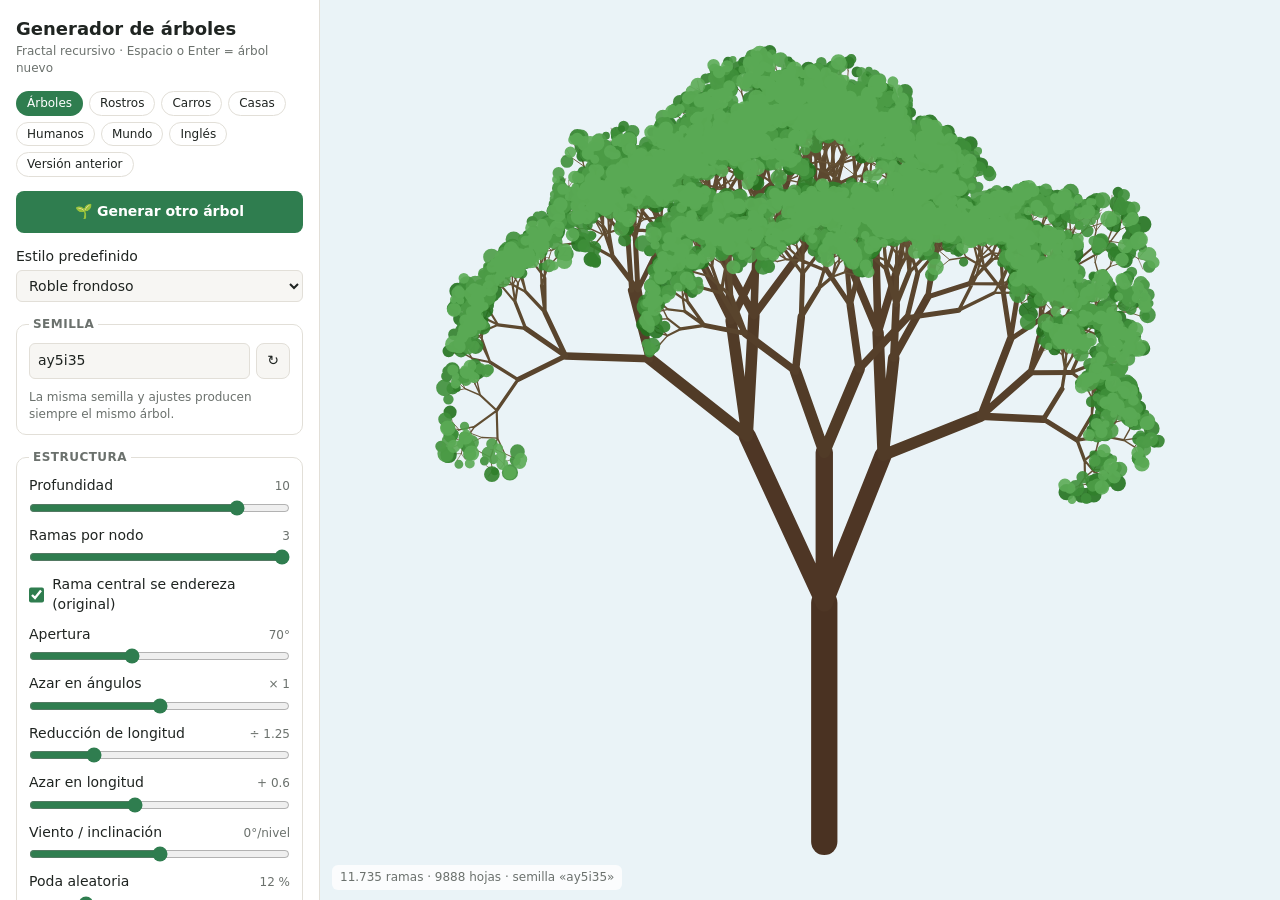
<file: index.html>
<!DOCTYPE html>
<html lang="es">
<head>
<meta charset="UTF-8">
<meta name="viewport" content="width=device-width, initial-scale=1.0">
<title>Generador de árboles</title>
<meta name="description" content="Generador de árboles fractales recursivos con semilla, animación de crecimiento y exportación a PNG.">
<style>
  :root {
    --bg: #f4f2ee;
    --panel: #ffffff;
    --text: #1f2421;
    --muted: #6b716d;
    --border: #e2dfd8;
    --accent: #2f7d4f;
    --accent-text: #ffffff;
    --input: #f7f6f3;
  }
  @media (prefers-color-scheme: dark) {
    :root {
      --bg: #151816;
      --panel: #1e2320;
      --text: #e8ebe9;
      --muted: #9aa39e;
      --border: #2e3531;
      --accent: #4caf78;
      --accent-text: #0e1410;
      --input: #262c28;
    }
  }
  * { box-sizing: border-box; margin: 0; }
  html, body { height: 100%; }
  body {
    background: var(--bg);
    color: var(--text);
    font: 14px/1.4 system-ui, -apple-system, "Segoe UI", Roboto, sans-serif;
    display: grid;
    grid-template-columns: 320px 1fr;
    height: 100vh;
    overflow: hidden;
  }
  aside {
    background: var(--panel);
    border-right: 1px solid var(--border);
    overflow-y: auto;
    padding: 16px;
    display: flex;
    flex-direction: column;
    gap: 14px;
  }
  h1 { font-size: 18px; font-weight: 650; }
  h1 small { display: block; font-size: 12px; font-weight: 400; color: var(--muted); margin-top: 2px; }
  .nav { display: flex; flex-wrap: wrap; gap: 6px; }
  .nav a {
    font-size: 12px; text-decoration: none; color: var(--text);
    border: 1px solid var(--border); border-radius: 999px; padding: 3px 10px;
  }
  .nav a:hover { border-color: var(--accent); }
  .nav a.active { background: var(--accent); color: var(--accent-text); border-color: transparent; }
  fieldset { border: 1px solid var(--border); border-radius: 10px; padding: 10px 12px 12px; display: flex; flex-direction: column; gap: 10px; }
  legend { font-size: 12px; font-weight: 600; text-transform: uppercase; letter-spacing: .04em; color: var(--muted); padding: 0 4px; }
  label { display: flex; flex-direction: column; gap: 4px; }
  .row { display: flex; justify-content: space-between; align-items: baseline; gap: 8px; }
  .row output { font-variant-numeric: tabular-nums; color: var(--muted); font-size: 12px; }
  input[type=range] { width: 100%; accent-color: var(--accent); }
  input[type=text], select {
    width: 100%; padding: 6px 8px; border-radius: 6px;
    border: 1px solid var(--border); background: var(--input); color: var(--text); font: inherit;
  }
  .colors { display: grid; grid-template-columns: repeat(2, 1fr); gap: 8px; }
  .colors label { flex-direction: row; align-items: center; gap: 8px; font-size: 13px; }
  input[type=color] { width: 32px; height: 26px; border: 1px solid var(--border); border-radius: 6px; padding: 0; background: none; cursor: pointer; }
  .check { flex-direction: row; align-items: center; gap: 8px; cursor: pointer; }
  .check input { accent-color: var(--accent); width: 16px; height: 16px; }
  .seed { display: flex; gap: 6px; }
  .seed input { flex: 1; }
  button {
    font: inherit; border-radius: 8px; border: 1px solid var(--border);
    background: var(--input); color: var(--text); padding: 7px 10px; cursor: pointer;
  }
  button:hover { filter: brightness(0.96); }
  button.primary { background: var(--accent); color: var(--accent-text); border-color: transparent; font-weight: 600; padding: 10px; }
  .actions { display: grid; grid-template-columns: 1fr 1fr; gap: 8px; }
  .hint { font-size: 12px; color: var(--muted); }
  main { position: relative; min-width: 0; min-height: 0; }
  canvas { display: block; width: 100%; height: 100%; }
  #stats {
    position: absolute; left: 12px; bottom: 10px; font-size: 12px; color: var(--muted);
    background: color-mix(in srgb, var(--panel) 80%, transparent); padding: 4px 8px; border-radius: 6px;
  }
  #toast {
    position: absolute; top: 12px; left: 50%; transform: translateX(-50%);
    background: var(--text); color: var(--bg); padding: 6px 12px; border-radius: 8px;
    font-size: 13px; opacity: 0; transition: opacity .2s; pointer-events: none;
  }
  #toast.show { opacity: 1; }
  @media (max-width: 760px) {
    body { grid-template-columns: 1fr; grid-template-rows: 60vh auto; height: auto; overflow: auto; }
    main { grid-row: 1; height: 60vh; }
    aside { grid-row: 2; border-right: 0; border-top: 1px solid var(--border); overflow: visible; }
  }
</style>
</head>
<body>
<aside>
  <h1>Generador de árboles <small>Fractal recursivo · Espacio o Enter = árbol nuevo</small></h1>
  <nav class="nav">
    <a href="index.html" class="active">Árboles</a>
    <a href="rostros.html">Rostros</a>
    <a href="carros.html">Carros</a>
    <a href="casas.html">Casas</a>
    <a href="humanos.html">Humanos</a>
    <a href="mundo.html">Mundo</a>
    <a href="mundo_ingles.html">Inglés</a>
    <a href="antes_arboles.html">Versión anterior</a>
  </nav>

  <button class="primary" id="btnNew">🌱 Generar otro árbol</button>

  <label>Estilo predefinido
    <select id="preset"></select>
  </label>

  <fieldset>
    <legend>Semilla</legend>
    <div class="seed">
      <input type="text" id="seed" spellcheck="false" aria-label="Semilla">
      <button id="btnRedraw" title="Volver a dibujar con esta semilla">↻</button>
    </div>
    <span class="hint">La misma semilla y ajustes producen siempre el mismo árbol.</span>
  </fieldset>

  <fieldset>
    <legend>Estructura</legend>
    <label><span class="row">Profundidad <output id="depthOut"></output></span>
      <input type="range" id="depth" min="1" max="18" step="1"></label>
    <label><span class="row">Ramas por nodo <output id="branchesOut"></output></span>
      <input type="range" id="branches" min="2" max="3" step="1"></label>
    <label class="check"><input type="checkbox" id="centerPull"> Rama central se endereza (original)</label>
    <label><span class="row">Apertura <output id="spreadOut"></output></span>
      <input type="range" id="spread" min="0" max="180" step="1"></label>
    <label><span class="row">Azar en ángulos <output id="angleRandOut"></output></span>
      <input type="range" id="angleRand" min="0" max="2" step="0.05"></label>
    <label><span class="row">Reducción de longitud <output id="shrinkOut"></output></span>
      <input type="range" id="shrink" min="1.02" max="2" step="0.01"></label>
    <label><span class="row">Azar en longitud <output id="lenRandOut"></output></span>
      <input type="range" id="lenRand" min="0" max="1.5" step="0.05"></label>
    <label><span class="row">Viento / inclinación <output id="windOut"></output></span>
      <input type="range" id="wind" min="-15" max="15" step="0.5"></label>
    <label><span class="row">Poda aleatoria <output id="pruneOut"></output></span>
      <input type="range" id="prune" min="0" max="0.6" step="0.01"></label>
  </fieldset>

  <fieldset>
    <legend>Aspecto</legend>
    <label><span class="row">Grosor del tronco <output id="trunkWidthOut"></output></span>
      <input type="range" id="trunkWidth" min="0.5" max="40" step="0.5"></label>
    <label><span class="row">Adelgazamiento <output id="taperOut"></output></span>
      <input type="range" id="taper" min="0.4" max="1" step="0.01"></label>
    <label><span class="row">Tamaño de hojas <output id="leafSizeOut"></output></span>
      <input type="range" id="leafSize" min="0" max="12" step="0.5"></label>
    <label><span class="row">Densidad de hojas <output id="leafDensityOut"></output></span>
      <input type="range" id="leafDensity" min="0" max="1" step="0.05"></label>
    <div class="colors">
      <label><input type="color" id="trunkColor"> Tronco</label>
      <label><input type="color" id="tipColor"> Puntas</label>
      <label><input type="color" id="leafColor"> Hojas</label>
      <label><input type="color" id="bgColor"> Fondo</label>
    </div>
    <label class="check"><input type="checkbox" id="transparent"> Fondo transparente al exportar</label>
  </fieldset>

  <fieldset>
    <legend>Animación</legend>
    <label class="check"><input type="checkbox" id="animate"> Animar el crecimiento</label>
    <label><span class="row">Duración <output id="durationOut"></output></span>
      <input type="range" id="duration" min="0.3" max="6" step="0.1"></label>
  </fieldset>

  <div class="actions">
    <button id="btnPng">⬇ Descargar PNG</button>
    <button id="btnLink">🔗 Copiar enlace</button>
  </div>
</aside>

<main>
  <canvas id="treeCanvas"></canvas>
  <div id="stats"></div>
  <div id="toast"></div>
</main>

<script>
'use strict';

/* ---------- Ajustes y estilos predefinidos ---------- */

// "Clásico" reproduce el método original: 3 ramas, apertura 60°, divisor de ángulo
// 1.5 + azar·2.5, divisor de longitud 1.2 + azar, rama central = ángulo / divisor.
const PRESETS = {
  'Clásico (original)': {
    depth: 10, branches: 3, centerPull: true, spread: 60, angleRand: 1, shrink: 1.2, lenRand: 1,
    wind: 0, prune: 0, trunkWidth: 2, taper: 1, leafSize: 0, leafDensity: 0,
    trunkColor: '#000000', tipColor: '#000000', leafColor: '#3c8d3c', bgColor: '#ffffff'
  },
  'Roble frondoso': {
    depth: 10, branches: 3, centerPull: true, spread: 70, angleRand: 1, shrink: 1.25, lenRand: 0.6,
    wind: 0, prune: 0.12, trunkWidth: 22, taper: 0.66, leafSize: 5, leafDensity: 0.9,
    trunkColor: '#4a3222', tipColor: '#6b5a3a', leafColor: '#3f8f3a', bgColor: '#eaf3f7'
  },
  'Cerezo en flor': {
    depth: 11, branches: 3, centerPull: true, spread: 75, angleRand: 1.2, shrink: 1.28, lenRand: 0.5,
    wind: 0.8, prune: 0.18, trunkWidth: 16, taper: 0.65, leafSize: 4.5, leafDensity: 0.85,
    trunkColor: '#3b2a2a', tipColor: '#5a3f3f', leafColor: '#f4a7c0', bgColor: '#fdf6f0'
  },
  'Otoño': {
    depth: 10, branches: 3, centerPull: true, spread: 65, angleRand: 1, shrink: 1.24, lenRand: 0.7,
    wind: -1.2, prune: 0.15, trunkWidth: 18, taper: 0.67, leafSize: 5, leafDensity: 0.75,
    trunkColor: '#3d2b1f', tipColor: '#6e4b2a', leafColor: '#e0762b', bgColor: '#f7ecd9'
  },
  'Sauce al viento': {
    depth: 13, branches: 2, centerPull: false, spread: 38, angleRand: 0.8, shrink: 1.12, lenRand: 0.25,
    wind: 6, prune: 0.05, trunkWidth: 14, taper: 0.75, leafSize: 2.5, leafDensity: 0.7,
    trunkColor: '#3a3326', tipColor: '#7a8a4a', leafColor: '#9cc26a', bgColor: '#eef3e6'
  },
  'Invierno nocturno': {
    depth: 12, branches: 2, centerPull: false, spread: 50, angleRand: 1.3, shrink: 1.18, lenRand: 0.4,
    wind: 0, prune: 0.08, trunkWidth: 12, taper: 0.72, leafSize: 1.5, leafDensity: 0.25,
    trunkColor: '#c9d6e3', tipColor: '#7f93a8', leafColor: '#ffffff', bgColor: '#0f1724'
  },
  'Neón': {
    depth: 11, branches: 3, centerPull: false, spread: 90, angleRand: 0.6, shrink: 1.35, lenRand: 0.3,
    wind: 0, prune: 0, trunkWidth: 6, taper: 0.8, leafSize: 2, leafDensity: 1,
    trunkColor: '#ff3cac', tipColor: '#2b86c5', leafColor: '#00ffd5', bgColor: '#0b0b12'
  }
};

const NUMERIC = ['depth', 'branches', 'spread', 'angleRand', 'shrink', 'lenRand', 'wind', 'prune',
  'trunkWidth', 'taper', 'leafSize', 'leafDensity', 'duration'];
const COLORS = ['trunkColor', 'tipColor', 'leafColor', 'bgColor'];
const BOOLS = ['centerPull', 'transparent', 'animate'];
const FORMAT = {
  spread: v => v + '°', wind: v => v + '°/nivel', prune: v => Math.round(v * 100) + ' %',
  leafDensity: v => Math.round(v * 100) + ' %', duration: v => v + ' s',
  shrink: v => '÷ ' + v, angleRand: v => '× ' + v, lenRand: v => '+ ' + v
};
const MAX_SEGMENTS = 350000;

const $ = id => document.getElementById(id);
const canvas = $('treeCanvas');
const ctx = canvas.getContext('2d');

let params = {};
let tree = null;
let anim = null;

/* ---------- Números aleatorios con semilla ---------- */

function hashString(str) {
  let h = 1779033703 ^ str.length;
  for (let i = 0; i < str.length; i++) {
    h = Math.imul(h ^ str.charCodeAt(i), 3432918353);
    h = (h << 13) | (h >>> 19);
  }
  return h >>> 0;
}

function mulberry32(a) {
  return function () {
    a |= 0; a = (a + 0x6D2B79F5) | 0;
    let t = Math.imul(a ^ (a >>> 15), 1 | a);
    t = (t + Math.imul(t ^ (t >>> 7), 61 | t)) ^ t;
    return ((t ^ (t >>> 14)) >>> 0) / 4294967296;
  };
}

function randomSeed() {
  return Math.random().toString(36).slice(2, 8);
}

/* ---------- Generación (mismo método recursivo del original) ---------- */

function maxDepthFor(branches) {
  let total = 0, n = 1, d = 0;
  while (total + n <= MAX_SEGMENTS) { total += n; n *= branches; d++; }
  return d;
}

function buildTree(p) {
  const rand = mulberry32(hashString(p.seed));
  const depth = Math.min(p.depth, maxDepthFor(p.branches));
  const levels = Array.from({ length: depth }, () => []);
  const tips = [];
  const angleDivMin = 1.5, angleDivRange = 2.5 * p.angleRand;
  const pi = Math.PI;

  // Igual que tree(x, y, angle, depth, branch_length) del original:
  // cada rama se dibuja y genera hijas con ángulo ± apertura / (1.5 + azar·2.5)
  // y longitud / (1.2 + azar).
  function tree(x, y, angle, d, len) {
    const x2 = x + Math.cos(angle * (pi / 180) - pi / 2) * len;
    const y2 = y + Math.sin(angle * (pi / 180) - pi / 2) * len;
    levels[depth - d].push(x, y, x2, y2);

    if (d === 1) { tips.push(x2, y2, angle); return; }

    const next = a => {
      if (p.prune > 0 && rand() < p.prune) return;
      tree(x2, y2, a + p.wind, d - 1, len / (p.shrink + rand() * p.lenRand));
    };
    next(angle - p.spread / (angleDivMin + rand() * angleDivRange));
    next(angle + p.spread / (angleDivMin + rand() * angleDivRange));
    if (p.branches === 3) {
      next(p.centerPull ? angle / (angleDivMin + rand() * angleDivRange) : angle);
    }
  }
  tree(0, 0, 0, depth, 200);

  // Hojas en las puntas, con ligera variación de tono agrupada en 5 tonos
  const leaves = [[], [], [], [], []];
  if (p.leafSize > 0 && p.leafDensity > 0) {
    for (let i = 0; i < tips.length; i += 3) {
      const count = rand() < p.leafDensity ? (rand() < 0.5 ? 1 : 2) : 0;
      for (let k = 0; k < count; k++) {
        const r = p.leafSize * (0.6 + rand() * 0.8);
        const ox = (rand() - 0.5) * p.leafSize * 2;
        const oy = (rand() - 0.5) * p.leafSize * 2;
        leaves[Math.floor(rand() * 5)].push(tips[i] + ox, tips[i + 1] + oy, r);
      }
    }
  }

  // Caja envolvente para ajustar el árbol al lienzo
  let minX = Infinity, minY = Infinity, maxX = -Infinity, maxY = -Infinity;
  const extend = (x, y, pad) => {
    if (x - pad < minX) minX = x - pad; if (x + pad > maxX) maxX = x + pad;
    if (y - pad < minY) minY = y - pad; if (y + pad > maxY) maxY = y + pad;
  };
  levels.forEach((seg, i) => {
    const pad = widthAt(p, i, depth) / 2;
    for (let j = 0; j < seg.length; j += 4) { extend(seg[j], seg[j + 1], pad); extend(seg[j + 2], seg[j + 3], pad); }
  });
  leaves.forEach(g => { for (let j = 0; j < g.length; j += 3) extend(g[j], g[j + 1], g[j + 2]); });

  const segments = levels.reduce((s, l) => s + l.length / 4, 0);
  const leafCount = leaves.reduce((s, l) => s + l.length / 3, 0);
  return { levels, leaves, depth, segments, leafCount, bounds: { minX, minY, maxX, maxY } };
}

function widthAt(p, level) {
  return Math.max(0.35, p.trunkWidth * Math.pow(p.taper, level));
}

/* ---------- Dibujo ---------- */

function hexToRgb(hex) {
  const n = parseInt(hex.slice(1), 16);
  return [(n >> 16) & 255, (n >> 8) & 255, n & 255];
}
function mix(a, b, t) {
  const A = hexToRgb(a), B = hexToRgb(b);
  return `rgb(${A.map((v, i) => Math.round(v + (B[i] - v) * t)).join(',')})`;
}
function shade(hex, amount) {
  const c = hexToRgb(hex).map(v => Math.max(0, Math.min(255, Math.round(v + amount))));
  return `rgb(${c.join(',')})`;
}

// progress: número de niveles dibujados (puede ser fraccionario); Infinity = completo
function render(target, W, H, p, t, progress = Infinity, transparent = false) {
  target.save();
  target.clearRect(0, 0, W, H);
  if (!transparent) { target.fillStyle = p.bgColor; target.fillRect(0, 0, W, H); }

  const b = t.bounds;
  const bw = b.maxX - b.minX, bh = b.maxY - b.minY;
  const pad = Math.min(W, H) * 0.05;
  const s = Math.min((W - pad * 2) / bw, (H - pad * 2) / bh);
  // Centrado horizontal, apoyado en la base del lienzo
  target.translate(W / 2 - (b.minX + bw / 2) * s, H - pad - b.maxY * s);
  target.scale(s, s);
  target.lineCap = 'round';

  const n = t.levels.length;
  for (let i = 0; i < n; i++) {
    if (progress <= i) break;
    const f = Math.min(1, progress - i);
    const seg = t.levels[i];
    target.strokeStyle = mix(p.trunkColor, p.tipColor, n > 1 ? i / (n - 1) : 0);
    target.lineWidth = widthAt(p, i);
    target.beginPath();
    for (let j = 0; j < seg.length; j += 4) {
      target.moveTo(seg[j], seg[j + 1]);
      target.lineTo(seg[j] + (seg[j + 2] - seg[j]) * f, seg[j + 1] + (seg[j + 3] - seg[j + 1]) * f);
    }
    target.stroke();
  }

  const leafAlpha = Math.max(0, Math.min(1, progress - n));
  if (leafAlpha > 0) {
    target.globalAlpha = leafAlpha * 0.9;
    t.leaves.forEach((g, k) => {
      if (!g.length) return;
      target.fillStyle = shade(p.leafColor, (k - 2) * 14);
      target.beginPath();
      for (let j = 0; j < g.length; j += 3) {
        target.moveTo(g[j] + g[j + 2], g[j + 1]);
        target.arc(g[j], g[j + 1], g[j + 2], 0, Math.PI * 2);
      }
      target.fill();
    });
  }
  target.restore();
}

function draw(progress = Infinity) {
  if (!tree) return;
  render(ctx, canvas.width, canvas.height, params, tree, progress);
}

function resizeCanvas() {
  const dpr = window.devicePixelRatio || 1;
  const r = canvas.getBoundingClientRect();
  canvas.width = Math.max(1, Math.round(r.width * dpr));
  canvas.height = Math.max(1, Math.round(r.height * dpr));
  if (!anim) draw();
}

function stopAnimation() {
  if (anim) { cancelAnimationFrame(anim); anim = null; }
}

function animateGrowth() {
  stopAnimation();
  const total = tree.levels.length + (tree.leafCount ? 1 : 0);
  const start = performance.now();
  const ms = params.duration * 1000;
  const step = now => {
    const k = Math.min(1, (now - start) / ms);
    const eased = 1 - Math.pow(1 - k, 2);
    draw(eased * total);
    anim = k < 1 ? requestAnimationFrame(step) : null;
  };
  anim = requestAnimationFrame(step);
}

/* ---------- Interfaz ---------- */

function readParams() {
  const p = { seed: $('seed').value.trim() || '0' };
  NUMERIC.forEach(k => p[k] = parseFloat($(k).value));
  COLORS.forEach(k => p[k] = $(k).value);
  BOOLS.forEach(k => p[k] = $(k).checked);
  return p;
}

function writeParams(p) {
  if (p.seed !== undefined) $('seed').value = p.seed;
  NUMERIC.forEach(k => { if (p[k] !== undefined) $(k).value = p[k]; });
  COLORS.forEach(k => { if (p[k] !== undefined) $(k).value = p[k]; });
  BOOLS.forEach(k => { if (p[k] !== undefined) $(k).checked = p[k]; });
}

function updateOutputs() {
  const p = readParams();
  NUMERIC.forEach(k => {
    const o = $(k + 'Out');
    if (o) o.textContent = FORMAT[k] ? FORMAT[k](p[k]) : p[k];
  });
  const maxD = maxDepthFor(p.branches);
  $('depth').max = maxD;
  if (p.depth > maxD) { $('depth').value = maxD; $('depthOut').textContent = maxD; }
  $('centerPull').disabled = p.branches !== 3;
  $('duration').disabled = !p.animate;
}

function regenerate(animate = false) {
  updateOutputs();
  params = readParams();
  tree = buildTree(params);
  $('stats').textContent =
    `${tree.segments.toLocaleString('es')} ramas · ${tree.leafCount.toLocaleString('es')} hojas · semilla «${params.seed}»`;
  history.replaceState(null, '', '#' + serialize(params));
  if (animate && params.animate) animateGrowth();
  else { stopAnimation(); draw(); }
}

function serialize(p) {
  const q = new URLSearchParams();
  q.set('seed', p.seed);
  NUMERIC.forEach(k => q.set(k, p[k]));
  COLORS.forEach(k => q.set(k, p[k].slice(1)));
  BOOLS.forEach(k => q.set(k, p[k] ? 1 : 0));
  return q.toString();
}

function deserialize(hash) {
  const q = new URLSearchParams(hash.replace(/^#/, ''));
  if (!q.has('seed')) return null;
  const p = { seed: q.get('seed') };
  NUMERIC.forEach(k => { if (q.has(k) && !isNaN(parseFloat(q.get(k)))) p[k] = parseFloat(q.get(k)); });
  COLORS.forEach(k => { if (/^[0-9a-f]{6}$/i.test(q.get(k) || '')) p[k] = '#' + q.get(k); });
  BOOLS.forEach(k => { if (q.has(k)) p[k] = q.get(k) === '1'; });
  return p;
}

function toast(msg) {
  const el = $('toast');
  el.textContent = msg;
  el.classList.add('show');
  clearTimeout(toast.t);
  toast.t = setTimeout(() => el.classList.remove('show'), 1600);
}

function newTree() {
  $('seed').value = randomSeed();
  regenerate(true);
}

function exportPng() {
  const size = 2400;
  const off = document.createElement('canvas');
  const aspect = canvas.width / canvas.height || 1;
  off.width = aspect >= 1 ? size : Math.round(size * aspect);
  off.height = aspect >= 1 ? Math.round(size / aspect) : size;
  render(off.getContext('2d'), off.width, off.height, params, tree, Infinity, params.transparent);
  off.toBlob(blob => {
    const a = document.createElement('a');
    a.href = URL.createObjectURL(blob);
    a.download = `arbol-${params.seed}.png`;
    a.click();
    setTimeout(() => URL.revokeObjectURL(a.href), 1000);
  });
}

function init() {
  const sel = $('preset');
  Object.keys(PRESETS).forEach(name => sel.add(new Option(name, name)));
  sel.add(new Option('Personalizado', 'custom'));

  writeParams({ ...PRESETS['Roble frondoso'], animate: true, duration: 1.8, transparent: false });
  sel.value = 'Roble frondoso';

  const fromUrl = deserialize(location.hash);
  if (fromUrl) { writeParams(fromUrl); sel.value = 'custom'; }
  else $('seed').value = randomSeed();

  sel.addEventListener('change', () => {
    if (sel.value === 'custom') return;
    writeParams(PRESETS[sel.value]);
    regenerate(true);
  });

  document.querySelectorAll('aside input').forEach(el => {
    const structural = el.id !== 'animate' && el.id !== 'duration' && el.id !== 'transparent';
    el.addEventListener('input', () => {
      if (el.id === 'seed') return;
      if (structural && el.id !== 'seed') sel.value = 'custom';
      regenerate(false);
    });
  });
  $('seed').addEventListener('change', () => regenerate(true));
  $('seed').addEventListener('keydown', e => { if (e.key === 'Enter') { e.stopPropagation(); regenerate(true); } });

  $('btnNew').addEventListener('click', newTree);
  $('btnRedraw').addEventListener('click', () => regenerate(true));
  $('btnPng').addEventListener('click', exportPng);
  $('btnLink').addEventListener('click', async () => {
    try { await navigator.clipboard.writeText(location.href); toast('Enlace copiado'); }
    catch { toast('No se pudo copiar el enlace'); }
  });

  document.addEventListener('keydown', e => {
    const tag = e.target.tagName;
    if ((e.key === ' ' || e.key === 'Enter') && tag !== 'INPUT' && tag !== 'SELECT' && tag !== 'BUTTON') {
      e.preventDefault();
      newTree();
    }
  });

  new ResizeObserver(resizeCanvas).observe(canvas);
  resizeCanvas();
  regenerate(true);
}

init();
</script>
</body>
</html>
</file>
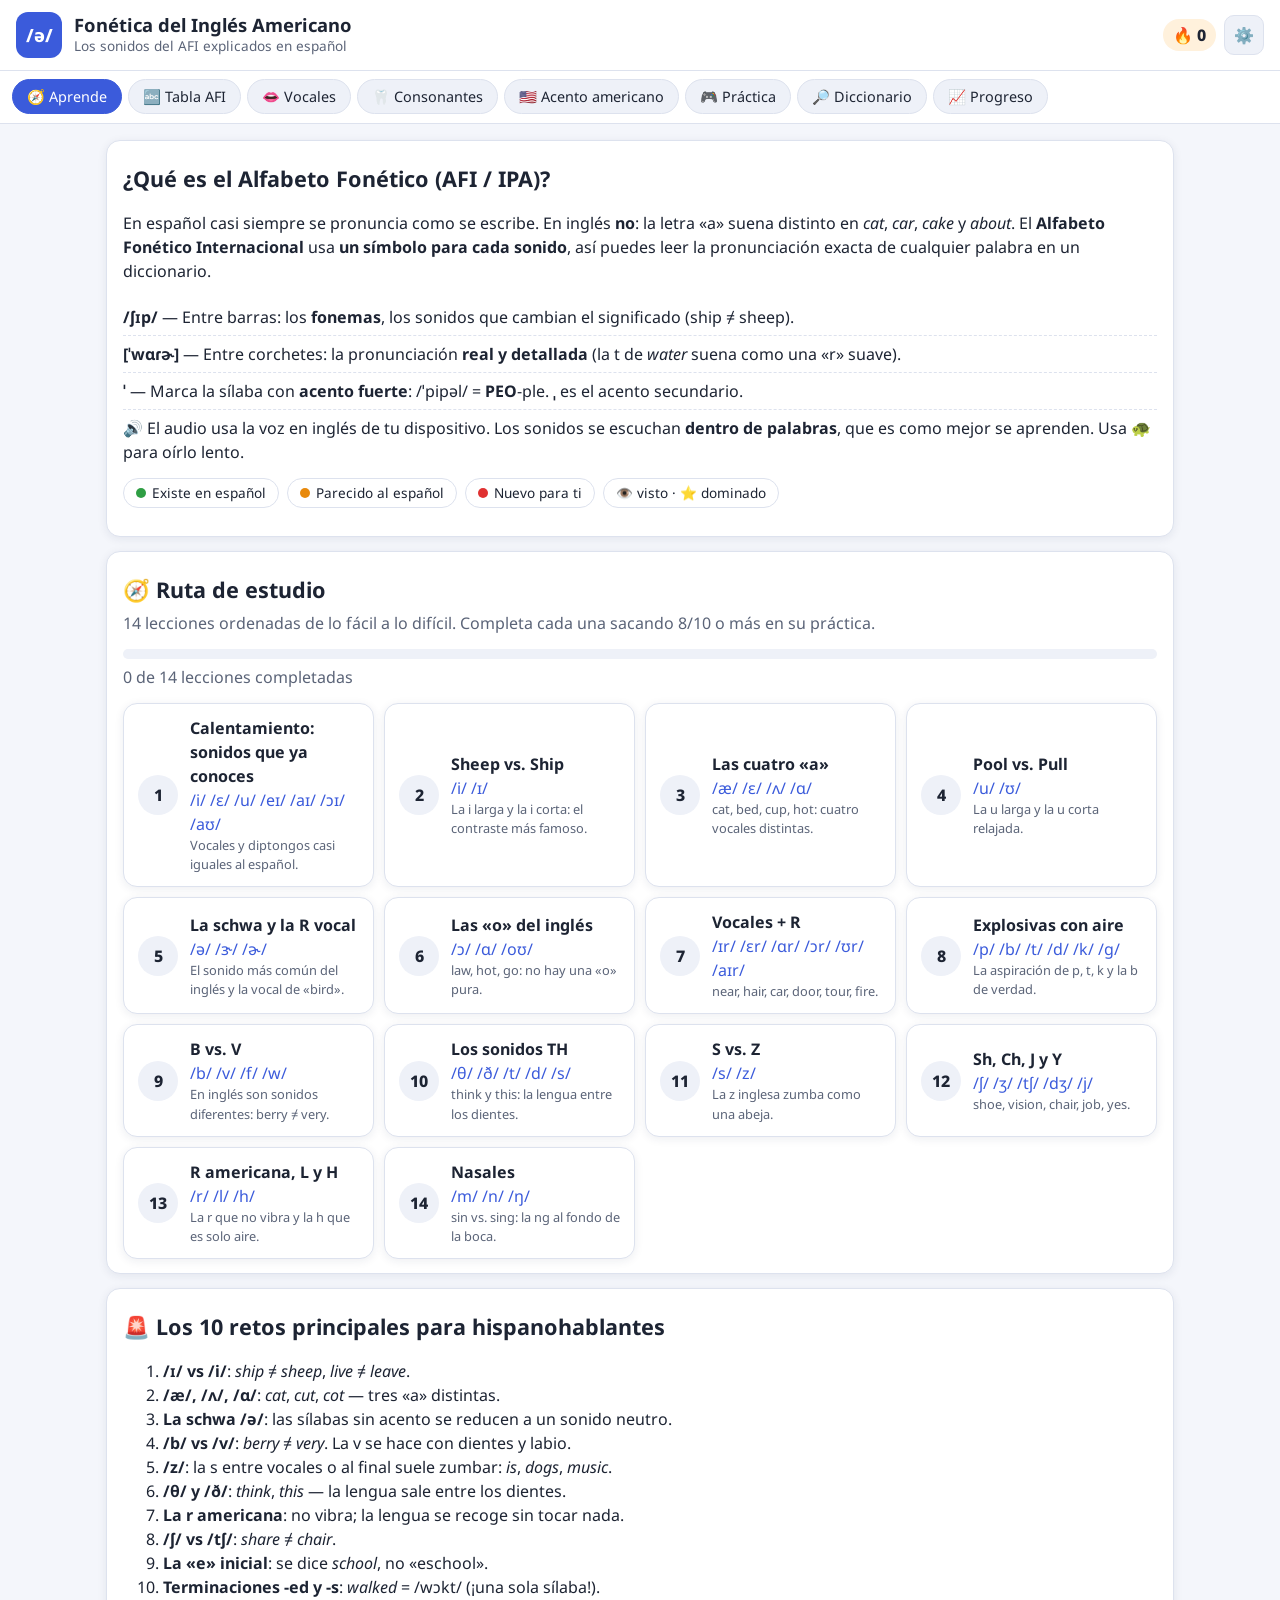
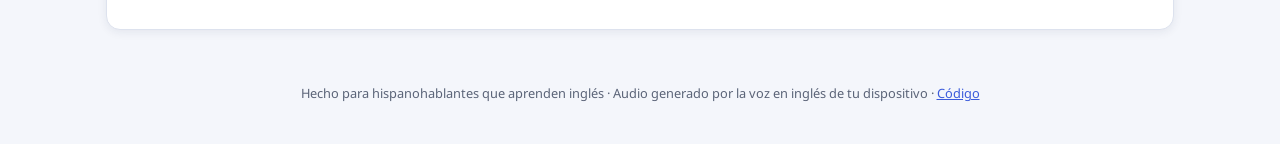
<file: fonetica/index.html>
<!DOCTYPE html>
<html lang="es">
<head>
<meta charset="utf-8">
<meta name="viewport" content="width=device-width, initial-scale=1">
<title>Fonética del Inglés Americano</title>
<meta name="description" content="Aprende los sonidos del Alfabeto Fonético Internacional (AFI/IPA) del inglés americano, explicados para hispanohablantes: tabla interactiva, audio, pares mínimos y juegos.">
<meta name="theme-color" content="#3b5bdb">
<link rel="icon" href="data:image/svg+xml,<svg xmlns='http://www.w3.org/2000/svg' viewBox='0 0 100 100'><rect width='100' height='100' rx='22' fill='%233b5bdb'/><text x='50' y='72' font-size='64' text-anchor='middle' fill='white' font-family='serif'>ə</text></svg>">
<link rel="preconnect" href="https://fonts.googleapis.com">
<link rel="preconnect" href="https://fonts.gstatic.com" crossorigin>
<link href="https://fonts.googleapis.com/css2?family=Noto+Sans:wght@400;600;800&display=swap" rel="stylesheet">
<link rel="stylesheet" href="estilo.css">
</head>
<body>
<header class="top">
  <div class="marca">
    <span class="logo">/ə/</span>
    <div>
      <h1>Fonética del Inglés Americano</h1>
      <p class="sub">Los sonidos del AFI explicados en español</p>
    </div>
  </div>
  <div class="ajustes">
    <span class="racha" id="rachaTop" title="Racha de respuestas correctas">🔥 0</span>
    <button class="icono" id="btnAjustes" aria-label="Ajustes de voz">⚙️</button>
  </div>
</header>

<nav class="tabs" id="tabs" aria-label="Secciones">
  <button data-tab="aprende" class="on">🧭 Aprende</button>
  <button data-tab="tabla">🔤 Tabla AFI</button>
  <button data-tab="vocales">👄 Vocales</button>
  <button data-tab="consonantes">🦷 Consonantes</button>
  <button data-tab="especiales">🇺🇸 Acento americano</button>
  <button data-tab="practica">🎮 Práctica</button>
  <button data-tab="diccionario">🔎 Diccionario</button>
  <button data-tab="progreso">📈 Progreso</button>
</nav>

<div id="avisoVoz" class="aviso oculto"></div>

<main id="vista"></main>

<div id="modal" class="modal oculto" role="dialog" aria-modal="true">
  <div class="modal-caja">
    <button class="cerrar" id="cerrarModal" aria-label="Cerrar">✕</button>
    <div id="modalCuerpo"></div>
  </div>
</div>

<footer class="pie">
  Hecho para hispanohablantes que aprenden inglés · Audio generado por la voz en inglés de tu dispositivo ·
  <a href="https://github.com/andressantage/generador-arboles/tree/main/fonetica">Código</a>
</footer>

<script src="datos.js"></script>
<script src="app.js"></script>
</body>
</html>
</file>
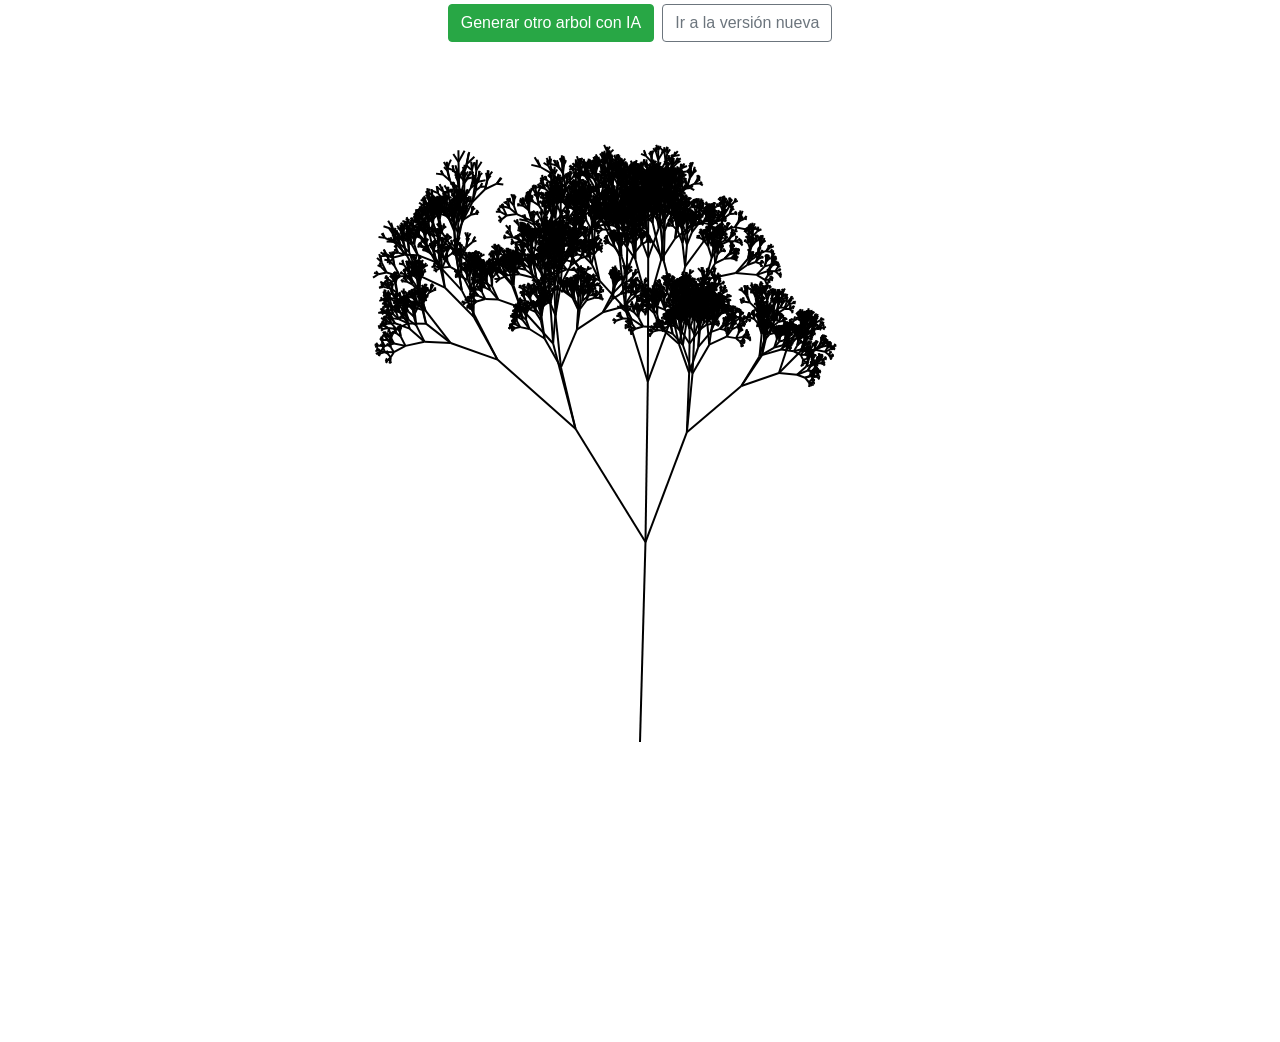
<file: antes_arboles.html>
<!DOCTYPE html>
<html lang="en">
<head>
    <meta charset="UTF-8">
    <meta name="viewport" content="width=device-width, initial-scale=1.0">
    <link rel="stylesheet" href="https://cdn.jsdelivr.net/npm/bootstrap@4.3.1/dist/css/bootstrap.min.css" integrity="sha384-ggOyR0iXCbMQv3Xipma34MD+dH/1fQ784/j6cY/iJTQUOhcWr7x9JvoRxT2MZw1T" crossorigin="anonymous">
    <style>
        canvas {
            display: block;
        }
        *{
            margin:0;

        }
    </style>
    <title>Genera arbol</title>
</head>
<body>
    <div class="d-flex justify-content-center">
        <a href="antes_arboles.html"><button class="btn btn-success mt-1">Generar otro arbol con IA</button></a>
        <a href="index.html"><button class="btn btn-outline-secondary mt-1 ml-2">Ir a la versión nueva</button></a>
    </div>
    <div class="d-flex justify-content-center">
        <canvas id="treeCanvas" width="1000" height="1000"></canvas>
    </div>
    <script>
        var pi = Math.PI;
        function tree(x, y, angle, depth, branch_length, ctx) {
            if (depth === 0) {
                return;
            }
            
            let x2 = x + Math.cos(angle*(pi/180)-pi/2) * branch_length;
            let y2 = y + Math.sin(angle*(pi/180)-pi/2) * branch_length;
            /* console.log(x2)
            console.log(y2)
            console.log(angle*(pi/180)) */
            ctx.strokeStyle = 'black';
            ctx.lineWidth = 2;
            ctx.beginPath();
            ctx.moveTo(x, y);
            ctx.lineTo(x2, y2);
            ctx.stroke();
        
            //arboles de rama
            /* tree(x2, y2, angle - 60 / (1.5 + Math.random() * 2.5), depth - 1, branch_length/(1.2+Math.random()), ctx);
            tree(x2, y2, angle + 60 / (1.5 + Math.random() * 2.5), depth - 1, branch_length/(1.2+Math.random()), ctx); */

            tree(x2, y2, angle - 60 / (1.5 + Math.random() * 2.5), depth - 1, branch_length/(1.2+Math.random()), ctx);
            tree(x2, y2, angle + 60 / (1.5 + Math.random() * 2.5), depth - 1, branch_length/(1.2+Math.random()), ctx);
            tree(x2, y2, angle/ (1.5 + Math.random() * 2.5), depth - 1, branch_length/(1.2+Math.random()), ctx);
        }

        function drawTree() {
            const canvas = document.getElementById('treeCanvas');
            const ctx = canvas.getContext('2d');
            ctx.clearRect(0, 0, canvas.width, canvas.height);

            tree(500, 700, Math.PI / 2, 10, 200, ctx);
        }

        drawTree();
    </script>
</body>
</html>
</file>
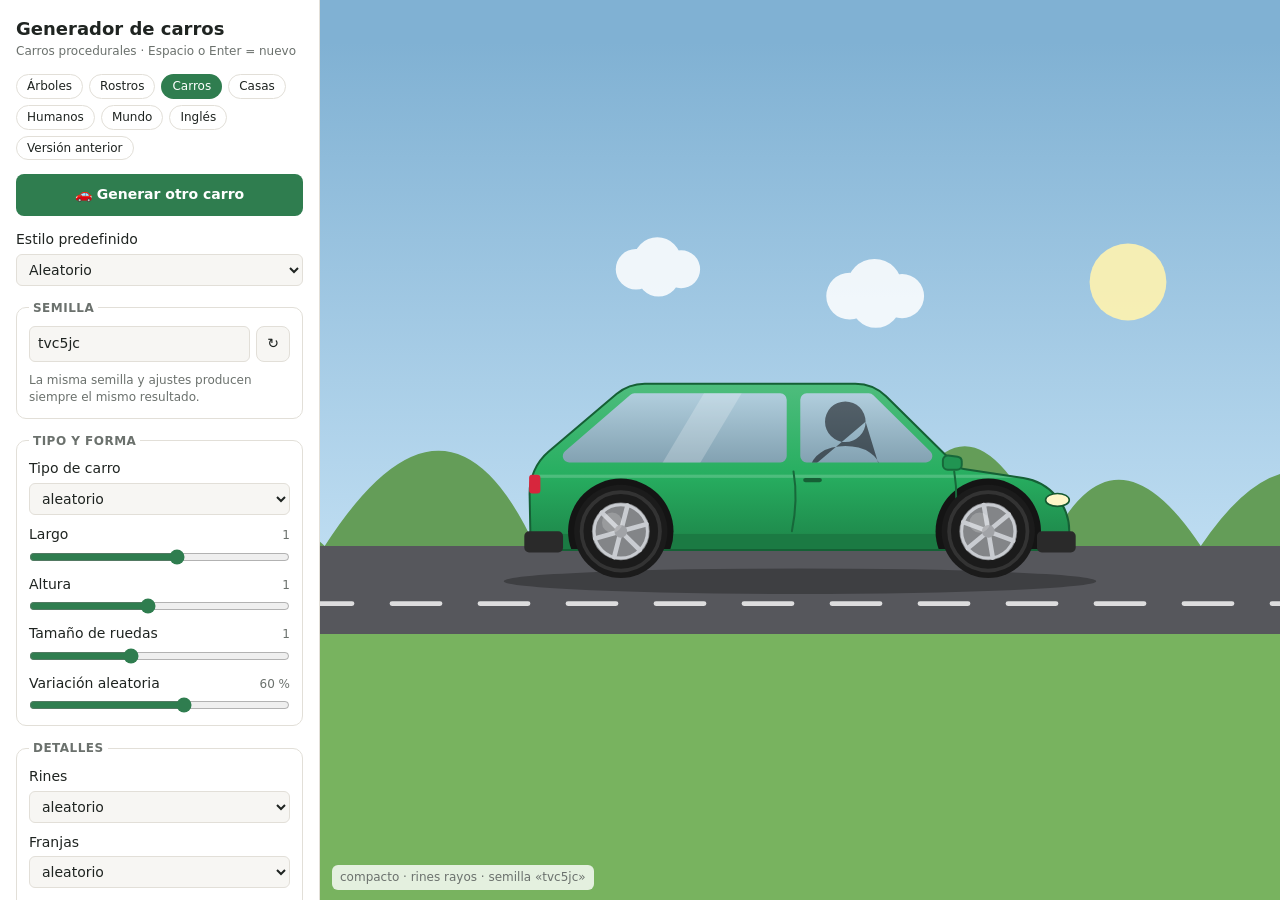
<file: carros.html>
<!DOCTYPE html>
<html lang="es">
<head>
<meta charset="UTF-8">
<meta name="viewport" content="width=device-width, initial-scale=1.0">
<title>Generador de carros</title>
<meta name="description" content="Generador procedural de carros con semilla, estilos predefinidos, animación y exportación a PNG.">
<link rel="stylesheet" href="comun.css">
</head>
<body>
<script src="comun.js"></script>
<script src="carro.js"></script>
<script>Gen.crear(Carro.config);</script>
</body>
</html>
</file>
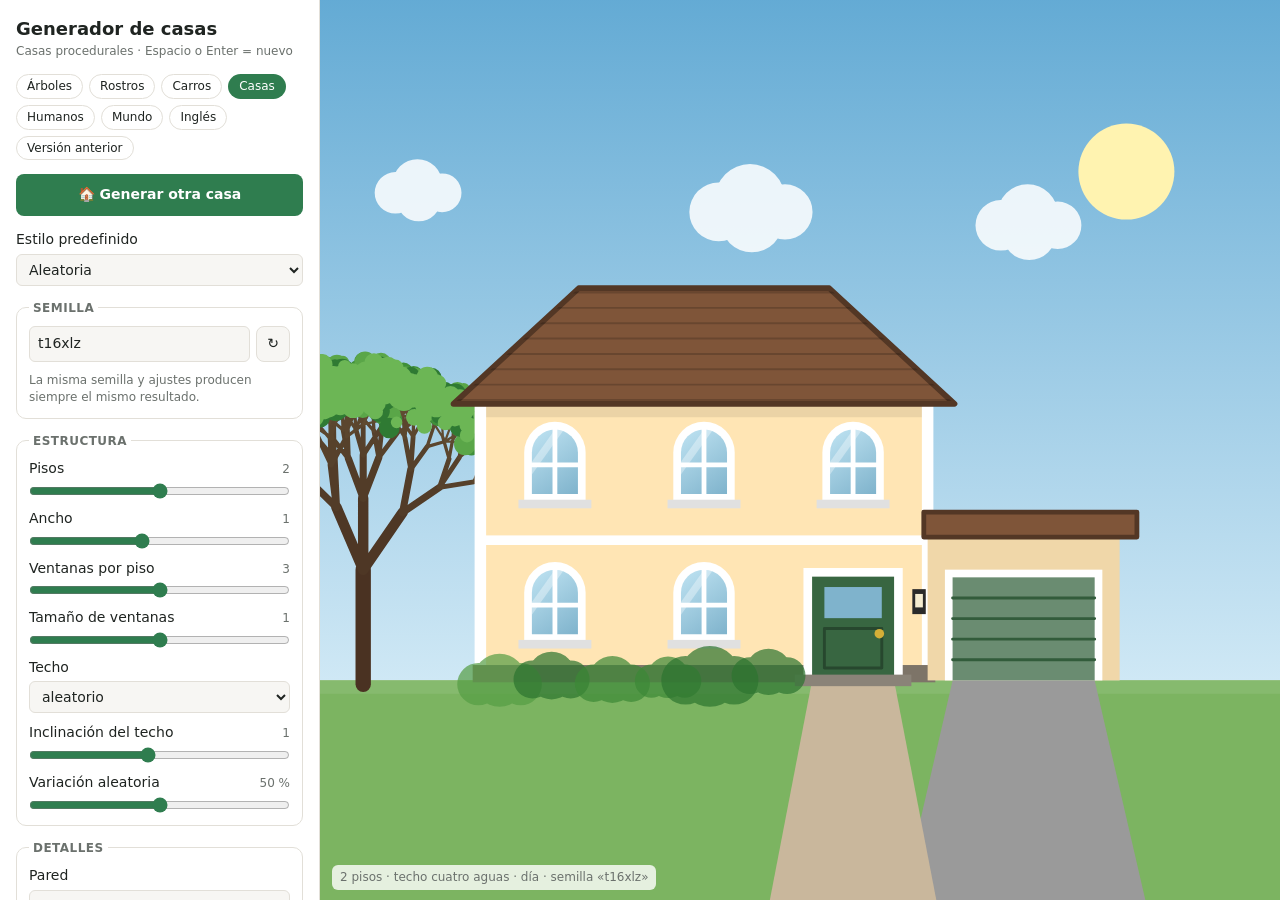
<file: casas.html>
<!DOCTYPE html>
<html lang="es">
<head>
<meta charset="UTF-8">
<meta name="viewport" content="width=device-width, initial-scale=1.0">
<title>Generador de casas</title>
<meta name="description" content="Generador procedural de casas con semilla, estilos predefinidos, animación y exportación a PNG.">
<link rel="stylesheet" href="comun.css">
</head>
<body>
<script src="comun.js"></script>
<script src="casa.js"></script>
<script>Gen.crear(Casa.config);</script>
</body>
</html>
</file>
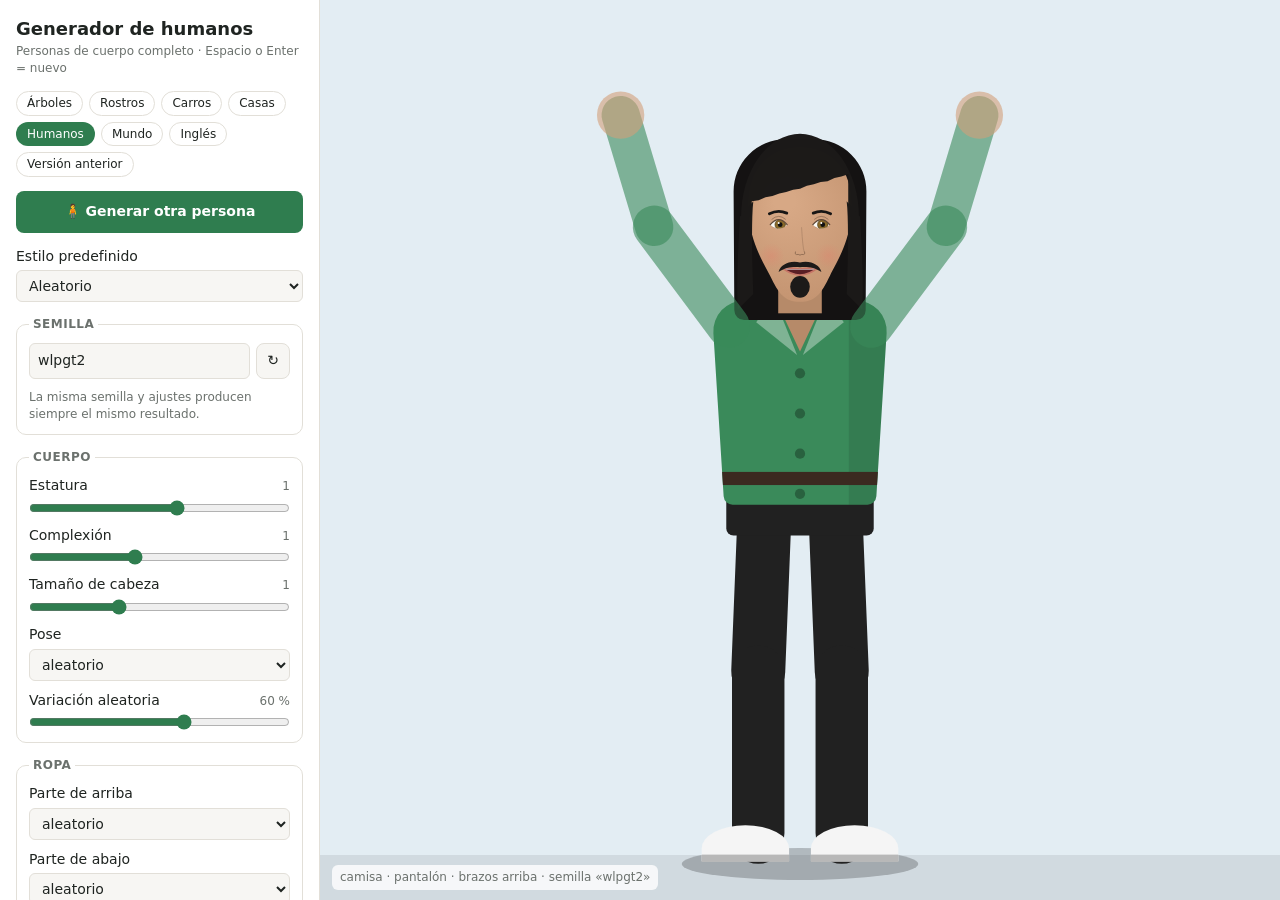
<file: humanos.html>
<!DOCTYPE html>
<html lang="es">
<head>
<meta charset="UTF-8">
<meta name="viewport" content="width=device-width, initial-scale=1.0">
<title>Generador de humanos</title>
<meta name="description" content="Generador procedural de personas de cuerpo completo con semilla, estilos predefinidos, animación y exportación a PNG.">
<link rel="stylesheet" href="comun.css">
</head>
<body>
<script src="comun.js"></script>
<script src="rostro.js"></script>
<script src="humano.js"></script>
<script>Gen.crear(Humano.config);</script>
</body>
</html>
</file>
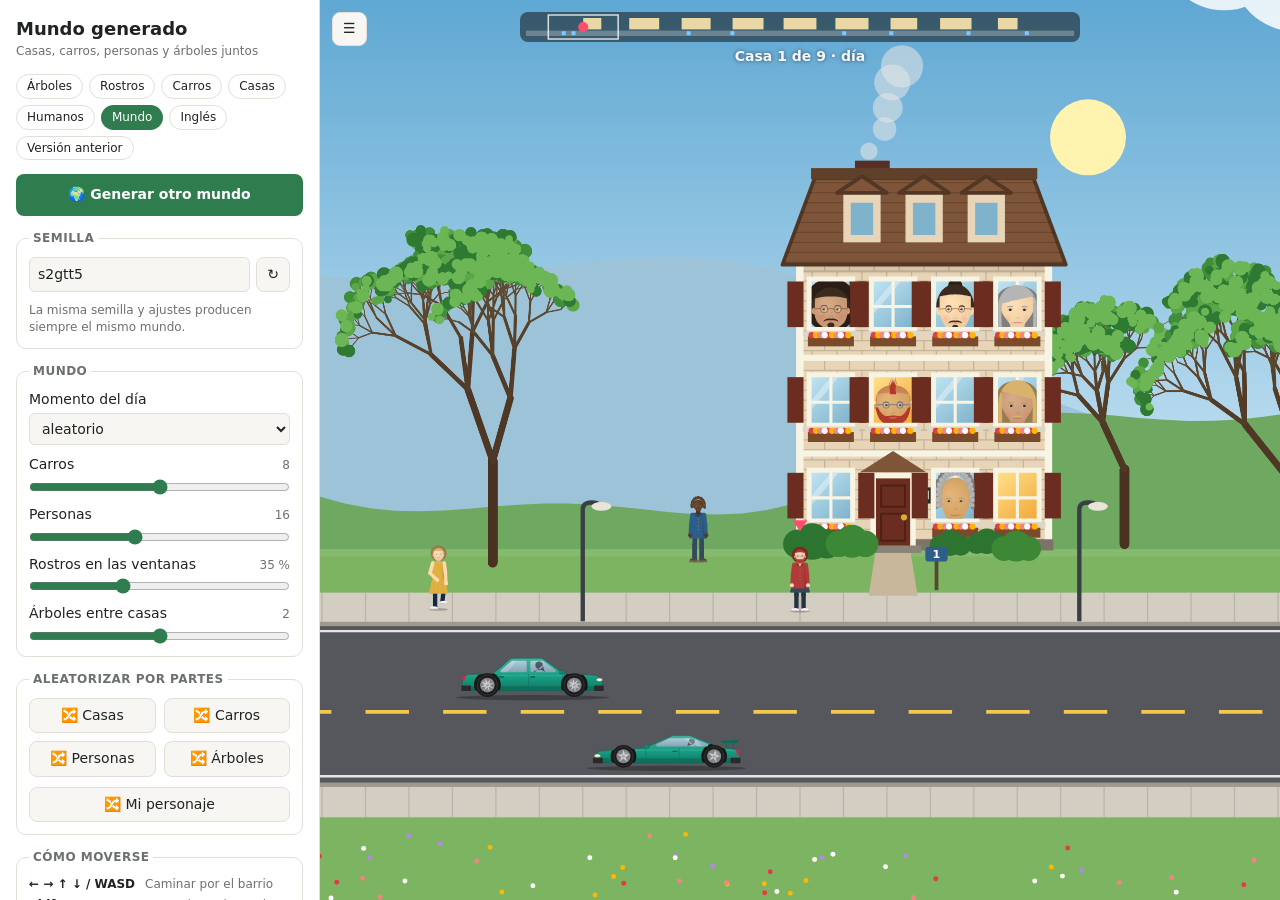
<file: mundo.html>
<!DOCTYPE html>
<html lang="es">
<head>
<meta charset="UTF-8">
<meta name="viewport" content="width=device-width, initial-scale=1.0">
<title>Mundo generado</title>
<meta name="description" content="Un barrio procedural con 9 casas, carretera, carros, personas, rostros en las ventanas y árboles fractales, que puedes recorrer.">
<link rel="stylesheet" href="comun.css">
<style>
  body.full { grid-template-columns: 1fr; }
  body.full aside { display: none; }
  @media (max-width: 760px) { body.full main { height: 100vh; } }
  main canvas { touch-action: none; outline: none; }
  .btns { display: grid; grid-template-columns: 1fr 1fr; gap: 8px; }
  .keys { font-size: 12px; color: var(--muted); display: grid; grid-template-columns: auto 1fr; gap: 4px 10px; }
  .keys b { color: var(--text); font-weight: 600; white-space: nowrap; }
  #toggle { position: absolute; left: 12px; top: 12px; padding: 6px 10px; }
  #pad {
    position: absolute; right: 12px; bottom: 12px; display: none;
    grid-template-columns: repeat(3, 54px); grid-template-rows: repeat(3, 54px); gap: 6px;
  }
  #pad button { font-size: 20px; padding: 0; opacity: .88; user-select: none; -webkit-user-select: none; }
  #pad .act { background: var(--accent); color: var(--accent-text); border-color: transparent; font-weight: 700; font-size: 15px; }
  @media (pointer: coarse) { #pad { display: grid; } }
</style>
</head>
<body>
<aside>
  <h1>Mundo generado <small>Casas, carros, personas y árboles juntos</small></h1>
  <nav class="nav" id="nav"></nav>
  <button class="primary" id="btnNew">🌍 Generar otro mundo</button>

  <fieldset>
    <legend>Semilla</legend>
    <div class="seed">
      <input type="text" id="seed" spellcheck="false" aria-label="Semilla">
      <button id="btnRedraw" title="Volver a generar con esta semilla">↻</button>
    </div>
    <span class="hint">La misma semilla y ajustes producen siempre el mismo mundo.</span>
  </fieldset>

  <fieldset>
    <legend>Mundo</legend>
    <label>Momento del día
      <select id="time">
        <option value="aleatorio">aleatorio</option><option value="día">día</option>
        <option value="atardecer">atardecer</option><option value="noche">noche</option>
      </select>
    </label>
    <label><span class="row">Carros <output id="carsOut"></output></span>
      <input type="range" id="cars" min="0" max="16" step="1"></label>
    <label><span class="row">Personas <output id="peopleOut"></output></span>
      <input type="range" id="people" min="0" max="40" step="1"></label>
    <label><span class="row">Rostros en las ventanas <output id="facesOut"></output></span>
      <input type="range" id="faces" min="0" max="1" step="0.05"></label>
    <label><span class="row">Árboles entre casas <output id="treesOut"></output></span>
      <input type="range" id="trees" min="0" max="4" step="1"></label>
  </fieldset>

  <fieldset>
    <legend>Aleatorizar por partes</legend>
    <div class="btns">
      <button data-roll="rh">🔀 Casas</button>
      <button data-roll="rc">🔀 Carros</button>
      <button data-roll="rp">🔀 Personas</button>
      <button data-roll="rt">🔀 Árboles</button>
    </div>
    <button data-roll="rj">🔀 Mi personaje</button>
  </fieldset>

  <fieldset>
    <legend>Cómo moverse</legend>
    <div class="keys">
      <b>← → ↑ ↓ / WASD</b><span>Caminar por el barrio</span>
      <b>Shift</b><span>Correr (o acelerar el carro)</span>
      <b>E</b><span>Saludar a alguien o tocar el timbre</span>
      <b>C</b><span>Subir o bajar de tu carro</span>
      <b>+ / − / rueda</b><span>Acercar o alejar</span>
      <b>Clic / toque</b><span>Caminar hasta ese punto</span>
      <b>Minimapa</b><span>Clic para saltar a esa zona</span>
    </div>
  </fieldset>

  <div class="actions">
    <button id="btnPng">⬇ Captura PNG</button>
    <button id="btnLink">🔗 Copiar enlace</button>
  </div>
</aside>

<main>
  <canvas id="canvas" tabindex="0" aria-label="Mundo generado; usa las flechas para moverte"></canvas>
  <button id="toggle" title="Mostrar u ocultar el panel">☰</button>
  <div id="pad">
    <button class="act" data-act="e">E</button><button data-key="up">▲</button><button class="act" data-act="c">C</button>
    <button data-key="left">◀</button><button data-key="shift">⚡</button><button data-key="right">▶</button>
    <span></span><button data-key="down">▼</button><span></span>
  </div>
  <div id="toast"></div>
</main>

<script src="comun.js"></script>
<script src="rostro.js"></script>
<script src="carro.js"></script>
<script src="casa.js"></script>
<script src="humano.js"></script>
<script>
'use strict';

const $ = id => document.getElementById(id);
const canvas = $('canvas');
const ctx = canvas.getContext('2d');

/* ---------- Constantes del barrio (unidades del mundo) ---------- */

const N_HOUSES = 9, LOT_W = 1150, FIRST = 900;
const WORLD_W = FIRST * 2 + (N_HOUSES - 1) * LOT_W;
const Y = { sideA: 70, curb: 120, road2: 380, sideB: 432, lane1: 238, lane2: 352 };
const CAR_SCALE = 0.26, HUMAN_H = 100, VIEW_H = 1450;
const SKIES = {
  'día':       { top: '#5fa8d3', bottom: '#cfe8f5', grass: '#7cb461', far: '#9cc3d8', near: '#6fa860', sidewalk: '#d3cdc2', road: '#56575c' },
  'atardecer': { top: '#6a4c93', bottom: '#f6a55c', grass: '#6b8f4e', far: '#b98497', near: '#5d7d45', sidewalk: '#c9b8a6', road: '#4f4a52' },
  'noche':     { top: '#0b1320', bottom: '#243b55', grass: '#24402a', far: '#1d2e45', near: '#1b3322', sidewalk: '#5b5f66', road: '#2a2b30' }
};
const GREETINGS = ['¡Hola!', '¡Buenos días!', '¿Qué tal?', '¡Bonito día!', '¡Saludos, vecino!', '¡Hola, bienvenido al barrio!',
  '¿Has visto mi gato?', '¡Qué buen clima!', '¡Nos vemos!', 'Voy a la tienda.'];
const CONTROL_IDS = ['time', 'cars', 'people', 'faces', 'trees'];
const ROLLS = ['rh', 'rc', 'rp', 'rt', 'rj'];

let params = {};
let world = null;
let player = null;
const cam = { x: 700, y: -130, zoom: 1 };
const keys = {};
let bubbles = [];
let lastT = performance.now();

/* ---------- Parámetros y URL ---------- */

function readParams() {
  const p = { seed: $('seed').value.trim() || '0' };
  p.time = $('time').value;
  ['cars', 'people', 'trees'].forEach(k => p[k] = parseInt($(k).value, 10));
  p.faces = parseFloat($('faces').value);
  ROLLS.forEach(k => p[k] = params[k] || 0);
  return p;
}

function writeParams(p) {
  if (p.seed !== undefined) $('seed').value = p.seed;
  CONTROL_IDS.forEach(k => { if (p[k] !== undefined) $(k).value = p[k]; });
  ROLLS.forEach(k => { if (p[k] !== undefined) params[k] = p[k]; });
}

function updateOutputs() {
  $('carsOut').textContent = $('cars').value;
  $('peopleOut').textContent = $('people').value;
  $('facesOut').textContent = Math.round($('faces').value * 100) + ' %';
  $('treesOut').textContent = $('trees').value;
}

function serialize(p) {
  const q = new URLSearchParams();
  q.set('seed', p.seed);
  [...CONTROL_IDS, ...ROLLS].forEach(k => q.set(k, p[k]));
  return q.toString();
}

function deserialize(hash) {
  const q = new URLSearchParams(hash.replace(/^#/, ''));
  if (!q.has('seed')) return null;
  const p = { seed: q.get('seed') };
  if (['aleatorio', 'día', 'atardecer', 'noche'].includes(q.get('time'))) p.time = q.get('time');
  ['cars', 'people', 'faces', 'trees', ...ROLLS].forEach(k => {
    if (q.has(k) && !isNaN(parseFloat(q.get(k)))) p[k] = parseFloat(q.get(k));
  });
  return p;
}

/* ---------- Generación del mundo ---------- */

const noBg = parts => { const g = parts.geo; const out = parts.filter(q => !q.bg); out.geo = g; return out; };

function makeTreeSprite(R, len, leafColors) {
  const depth = 8;
  const tr = Casa.fractalTree(R, 0, 0, len, depth);
  let minX = Infinity, minY = Infinity, maxX = -Infinity, maxY = -Infinity;
  const ext = (x, y, r) => {
    minX = Math.min(minX, x - r); maxX = Math.max(maxX, x + r);
    minY = Math.min(minY, y - r); maxY = Math.max(maxY, y + r);
  };
  tr.levels.forEach(seg => { for (let j = 0; j < seg.length; j += 2) ext(seg[j], seg[j + 1], 10); });
  for (let j = 0; j < tr.leaves.length; j += 4) ext(tr.leaves[j], tr.leaves[j + 1], tr.leaves[j + 2]);
  const res = 1.3;
  const c = document.createElement('canvas');
  c.width = Math.ceil((maxX - minX) * res);
  c.height = Math.ceil((maxY - minY) * res);
  const g = c.getContext('2d');
  g.scale(res, res);
  g.translate(-minX, -minY);
  g.lineCap = 'round';
  tr.levels.forEach((seg, i) => {
    g.strokeStyle = Gen.mix('#4a3222', '#6b5a3a', i / depth);
    g.lineWidth = Math.max(1, 16 * Math.pow(0.68, i));
    g.beginPath();
    for (let j = 0; j < seg.length; j += 4) { g.moveTo(seg[j], seg[j + 1]); g.lineTo(seg[j + 2], seg[j + 3]); }
    g.stroke();
  });
  leafColors.forEach((col, k) => {
    g.fillStyle = col;
    g.beginPath();
    for (let j = 0; j < tr.leaves.length; j += 4) {
      if (tr.leaves[j + 3] !== k) continue;
      g.moveTo(tr.leaves[j] + tr.leaves[j + 2], tr.leaves[j + 1]);
      g.arc(tr.leaves[j], tr.leaves[j + 1], tr.leaves[j + 2], 0, Math.PI * 2);
    }
    g.fill();
  });
  return { img: c, ox: minX, oy: minY, w: maxX - minX, h: maxY - minY };
}

function makeHuman(seed, pose, extra = {}) {
  const base = { ...Humano.config.presets['Aleatorio'], randomColors: true, variation: 0.5, ...extra };
  const walkP = { ...base, pose: 'caminando', phase: 0 };
  const idleP = { ...base, pose };
  return {
    walkP, idleP,
    walk: noBg(Humano.build(walkP, Gen.makeRand(seed))),
    idle: noBg(Humano.build(idleP, Gen.makeRand(seed)))
  };
}

function carParams(night) {
  return { ...Carro.config.presets['Aleatorio'], variation: 0.5, randomColors: true, scene: true, driver: true,
    skyColor: night ? '#0d1b2a' : '#8ec5ea', spin: 0 };
}

function genWorld(keepPlayer = true) {
  updateOutputs();
  const prevRolls = {};
  ROLLS.forEach(k => prevRolls[k] = params[k] || 0);
  params = readParams();
  ROLLS.forEach(k => params[k] = prevRolls[k]);
  history.replaceState(null, '', '#' + serialize(params));

  const R = Gen.makeRand(params.seed);
  const time = params.time === 'aleatorio' ? R.pick(['día', 'día', 'atardecer', 'noche']) : params.time;
  const sky = SKIES[time];
  const night = time === 'noche';
  const leafColors = night ? ['#1f4d2b', '#2a5e34', '#173d22', '#2f6b3a'] :
    time === 'atardecer' ? ['#c46a2b', '#8a9a3a', '#b5542a', '#6f8a36'] : ['#3f8f3a', '#5aa648', '#2f7a33', '#6cb655'];

  // Casas (con el generador de casas en modo «solo») y rostros en algunas ventanas
  const RH = Gen.makeRand(`${params.seed}:casas:${params.rh}`);
  const houses = [];
  for (let i = 0; i < N_HOUSES; i++) {
    const hp = {
      ...Casa.config.presets['Aleatoria'], floors: RH.int(1, 3), width: RH.range(0.85, 1.2), windows: RH.int(2, 4),
      windowSize: RH.range(0.9, 1.1), roofPitch: RH.range(0.8, 1.3), fence: 'no', trees: 0, time, solo: true
    };
    const hseed = `${params.seed}:casa:${params.rh}:${i}`;
    const parts = noBg(Casa.build(hp, Gen.makeRand(hseed)));
    const geo = parts.geo;
    const cx = FIRST + i * LOT_W;
    const faces = [];
    geo.windows.forEach((win, k) => {
      if (!RH.chance(params.faces)) return;
      const fp = { ...Rostro.config.presets['Aleatorio'], smile: RH.range(-0.2, 0.9) };
      faces.push({ win, parts: noBg(Rostro.build(fp, Gen.makeRand(`${hseed}:ventana:${k}`))) });
    });
    const resident = makeHuman(`${hseed}:residente`, 'saludo');
    houses.push({
      n: i + 1, cx, parts, geo, faces, resident, ring: 0,
      left: cx + geo.x0 - 500, right: cx + geo.x1 - 500,
      doorX: cx + geo.door.x + geo.door.w / 2 - 500
    });
  }

  // Árboles fractales en los espacios entre casas
  const RT = Gen.makeRand(`${params.seed}:arboles:${params.rt}`);
  const trees = [];
  const gaps = [[-700, houses[0].left - 40]];
  for (let i = 1; i < N_HOUSES; i++) gaps.push([houses[i - 1].right + 40, houses[i].left - 40]);
  gaps.push([houses[N_HOUSES - 1].right + 40, WORLD_W + 700]);
  gaps.forEach(([a, b]) => {
    if (b - a < 120) return;
    for (let k = 0; k < params.trees; k++) {
      const x = a + (b - a) * (k + 0.5) / params.trees + RT.sym((b - a) / params.trees * 0.25);
      trees.push({ x, y: RT.range(-20, 40), sprite: makeTreeSprite(RT, RT.range(120, 175), leafColors) });
    }
  });

  // Carros circulando por los dos carriles
  const RC = Gen.makeRand(`${params.seed}:carros:${params.rc}`);
  const cars = [];
  for (let i = 0; i < params.cars; i++) {
    const p = carParams(night);
    const parts = noBg(Carro.build(p, Gen.makeRand(`${params.seed}:carro:${params.rc}:${i}`)));
    const lane = i % 2;
    cars.push({
      p, parts, geo: parts.geo, lane, dir: lane === 0 ? 1 : -1,
      x: (WORLD_W + 1600) * (i + RC.range(0, 0.6)) / Math.max(1, params.cars) - 800,
      speed: RC.range(150, 280), cur: 0, len: parts.geo.L * CAR_SCALE
    });
    cars[i].cur = cars[i].speed;
  }

  // Personas caminando por las aceras y los jardines
  const RP = Gen.makeRand(`${params.seed}:personas:${params.rp}`);
  const people = [];
  for (let i = 0; i < params.people; i++) {
    const zone = RP.pick(['A', 'A', 'A', 'B', 'B', 'jardín']);
    const y = zone === 'A' ? RP.range(80, 116) : zone === 'B' ? RP.range(392, 428) : RP.range(12, 55);
    const h = makeHuman(`${params.seed}:persona:${params.rp}:${i}`, RP.pick(['de pie', 'de pie', 'saludo', 'manos en cintura']));
    people.push({
      ...h, x: RP.range(0, WORLD_W), y, dir: RP.chance(0.5) ? 1 : -1, speed: RP.range(35, 75),
      moving: zone !== 'jardín' && RP.chance(0.8), timer: RP.range(2, 9), pause: 0
    });
  }

  // Detalles fijos del paisaje
  const lamps = [];
  for (let x = 350; x < WORLD_W; x += 800) lamps.push(x);
  const crossings = houses.filter((h, i) => i % 3 === 1).map(h => h.doorX);
  const flowers = Array.from({ length: 900 }, () => [R.range(-1500, WORLD_W + 1500), R.range(Y.sideB + 25, 720),
    R.pick(['#e63946', '#ffb703', '#f28482', '#ffffff', '#b388eb'])]);
  const clouds = Array.from({ length: 16 }, () => [R.range(0, 6000), R.range(-1100, -650), R.range(0.8, 1.8)]);
  const stars = Array.from({ length: 160 }, () => [R(), R() * 0.75, R.range(0.6, 1.8)]);
  const hillSeed = [R.range(0, 10), R.range(0, 10), R.range(0, 10)];

  world = { time, sky, night, houses, trees, cars, people, lamps, crossings, flowers, clouds, stars, hillSeed, leafColors };
  makePlayer(keepPlayer);
}

function makePlayer(keep) {
  const s = `${params.seed}:jugador:${params.rj}`;
  const h = makeHuman(s, 'de pie');
  const carP = carParams(world.night);
  const carParts = noBg(Carro.build(carP, Gen.makeRand(`${s}:carro`)));
  const old = player;
  player = {
    ...h, carP, carParts, x: 700, y: 100, dir: 1, moving: false, inCar: false, target: null, run: false
  };
  if (keep && old) Object.assign(player, { x: old.x, y: old.y, dir: old.dir, inCar: old.inCar });
}

/* ---------- Simulación ---------- */

function inputDir() {
  const dx = (keys.right ? 1 : 0) - (keys.left ? 1 : 0);
  const dy = (keys.down ? 1 : 0) - (keys.up ? 1 : 0);
  return [dx, dy];
}

function update(dt) {
  const pl = player;
  let [dx, dy] = inputDir();
  if (dx || dy) pl.target = null;
  if (pl.target) {
    const ex = pl.target.x - pl.x, ey = pl.target.y - pl.y;
    dx = Math.abs(ex) > 10 ? Math.sign(ex) : 0;
    dy = Math.abs(ey) > 6 ? Math.sign(ey) : 0;
    if (!dx && !dy) pl.target = null;
  }
  const run = keys.shift ? 2 : 1;
  const vx = (pl.inCar ? 480 : 230) * run, vy = pl.inCar ? 200 : 150;
  pl.x = Math.max(-600, Math.min(WORLD_W + 600, pl.x + dx * vx * dt));
  pl.y = pl.inCar ? Math.max(Y.curb + 95, Math.min(Y.road2 - 12, pl.y + dy * vy * dt))
                  : Math.max(8, Math.min(700, pl.y + dy * vy * dt));
  pl.moving = !!(dx || dy);
  if (dx) pl.dir = dx;
  if (pl.moving && !pl.inCar) pl.walkP.phase += dt * 9 * run;
  if (pl.inCar) pl.carP.spin += Math.abs(dx) * vx * dt / (CAR_SCALE * pl.carParts.geo.r);

  // Carros: siguen al de adelante y frenan si alguien cruza
  world.cars.forEach(car => {
    const laneY = car.lane === 0 ? Y.lane1 : Y.lane2;
    let target = car.speed;
    world.cars.forEach(o => {
      if (o === car || o.lane !== car.lane) return;
      const gap = (o.x - car.x) * car.dir;
      const need = (o.len + car.len) / 2 + 70;
      if (gap > 0 && gap < need * 1.6) target = Math.min(target, gap < need ? 0 : o.cur * 0.9);
    });
    [pl, ...world.people].forEach(b => {
      const driving = b === pl && pl.inCar;
      if (driving ? Math.abs(b.y - laneY) > 60 : (b.y < laneY - 110 || b.y > laneY + 20)) return;
      const gap = (b.x - car.x) * car.dir;
      const need = car.len / 2 + (driving ? pl.carParts.geo.L * CAR_SCALE / 2 + 40 : 40);
      if (gap > 0 && gap < need + 140) target = 0;
      if (gap > 0 && gap < need) car.cur = 0;
    });
    car.cur += (target - car.cur) * Math.min(1, dt * (target < car.cur ? 6 : 1.5));
    car.x += car.dir * car.cur * dt;
    if (car.x > WORLD_W + 900) car.x = -900;
    if (car.x < -900) car.x = WORLD_W + 900;
    car.p.spin += car.cur * dt / (CAR_SCALE * car.geo.r);
  });

  // Personas: caminan, se detienen de vez en cuando y dan la vuelta
  world.people.forEach(n => {
    if (n.pause > 0) { n.pause -= dt; return; }
    n.timer -= dt;
    if (n.timer < 0) {
      n.timer = 2 + Math.random() * 7;
      if (Math.random() < 0.35) n.moving = !n.moving;
      if (Math.random() < 0.4) n.dir *= -1;
    }
    if (!n.moving) return;
    n.x += n.dir * n.speed * dt;
    if (n.x < -300 || n.x > WORLD_W + 300) n.dir *= -1;
    n.walkP.phase += dt * n.speed * 0.13;
  });

  world.houses.forEach(h => { if (h.ring > 0) h.ring -= dt; });
  bubbles = bubbles.filter(b => (b.t -= dt) > 0);

  // Cámara
  const tx = pl.x, ty = Math.max(-420, Math.min(-60, pl.y - 260));
  cam.x += (tx - cam.x) * Math.min(1, dt * 4);
  cam.y += (ty - cam.y) * Math.min(1, dt * 3);
}

function nearestHouse() {
  if (player.inCar || player.y > Y.curb + 20) return null;
  return world.houses.find(h => Math.abs(player.x - h.doorX) < 80) || null;
}

function nearestPerson() {
  let best = null, bd = Infinity;
  world.people.forEach(n => {
    const d = Math.hypot(n.x - player.x, (n.y - player.y) * 1.5);
    if (d < 110 && d < bd) { bd = d; best = n; }
  });
  return best;
}

function actionE() {
  if (player.inCar) { say(player, '¡Pip, pip! 🚗'); return; }
  const n = nearestPerson();
  const h = nearestHouse();
  if (n && (!h || Math.abs(n.x - player.x) < Math.abs(h.doorX - player.x))) {
    n.pause = 3.5;
    say(player, '¡Hola!');
    setTimeout(() => say(n, GREETINGS[Math.floor(Math.random() * GREETINGS.length)]), 500);
  } else if (h) {
    h.ring = 5;
    say(player, '¡Ding, dong! 🔔');
    setTimeout(() => say({ house: h }, `¡Hola! Bienvenido a la casa ${h.n}`), 600);
  } else {
    say(player, GREETINGS[Math.floor(Math.random() * GREETINGS.length)]);
  }
}

function actionC() {
  const pl = player;
  pl.target = null;
  if (!pl.inCar) {
    pl.inCar = true;
    pl.y = pl.y < (Y.lane1 + Y.lane2) / 2 ? Y.lane1 : Y.lane2;
    toast('Subiste a tu carro · C para bajar');
  } else {
    pl.inCar = false;
    pl.y = pl.y < (Y.lane1 + Y.lane2) / 2 ? 100 : 410;
    toast('Bajaste del carro');
  }
}

function say(who, text) {
  bubbles = bubbles.filter(b => b.who !== who);
  bubbles.push({ who, text, t: 3 });
}

/* ---------- Dibujo ---------- */

function drawHuman(g, h, x, y, moving) {
  const p = moving ? h.walkP : h.idleP;
  const parts = moving ? h.walk : h.idle;
  const s = HUMAN_H / 820;
  const bob = moving ? Math.abs(Math.sin(h.walkP.phase)) * 3 : 0;
  g.save();
  g.translate(x, y - bob);
  g.scale(s, s);
  g.translate(-300, -960);
  g.lineCap = 'round';
  g.lineJoin = 'round';
  parts.forEach(q => q(g));
  g.restore();
  return p;
}

function drawCar(g, parts, x, y, dir) {
  g.save();
  g.translate(x, y);
  g.scale(dir * CAR_SCALE, CAR_SCALE);
  g.translate(-600, -parts.geo.groundY);
  g.lineCap = 'round';
  g.lineJoin = 'round';
  parts.forEach(q => q(g));
  g.restore();
}

function drawHouse(g, h) {
  g.save();
  g.translate(h.cx - 500, -h.geo.groundY);
  g.lineCap = 'round';
  g.lineJoin = 'round';
  h.parts.forEach(q => q(g));
  // Rostros asomados en algunas ventanas
  h.faces.forEach(({ win, parts }) => {
    g.save();
    g.beginPath();
    if (win.arch) {
      g.moveTo(win.x, win.y + win.h);
      g.lineTo(win.x, win.y + win.w / 2);
      g.arc(win.x + win.w / 2, win.y + win.w / 2, win.w / 2, Math.PI, 0);
      g.lineTo(win.x + win.w, win.y + win.h);
    } else g.rect(win.x, win.y, win.w, win.h);
    g.clip();
    const s = win.w * 0.85 / 460;
    g.translate(win.x + win.w / 2, win.y + win.h * 0.62);
    g.scale(s, s);
    g.translate(-400, -430);
    parts.forEach(q => q(g));
    g.restore();
  });
  // Vecino que abre la puerta al tocar el timbre
  if (h.ring > 0) {
    const d = h.geo.door;
    g.save();
    g.beginPath(); g.rect(d.x, d.y, d.w, d.h); g.clip();
    g.fillStyle = '#2b2118';
    g.fillRect(d.x, d.y, d.w, d.h);
    g.fillStyle = Gen.rgba('#ffd98a', 0.35);
    g.fillRect(d.x, d.y, d.w, d.h);
    const s = d.h * 0.95 / 820;
    g.translate(d.x + d.w / 2, d.y + d.h);
    g.scale(s, s);
    g.translate(-300, -960);
    h.resident.idle.forEach(q => q(g));
    g.restore();
  }
  g.restore();
}

function drawMailbox(g, h) {
  const x = h.doorX + 70, y = Y.sideA - 4;
  g.fillStyle = '#5a4632';
  g.fillRect(x - 3, y - 48, 6, 48);
  g.fillStyle = '#2f5d8a';
  g.beginPath(); Gen.roundedPoly(g, [[x - 18, y - 70], [x + 18, y - 70], [x + 18, y - 46], [x - 18, y - 46]], 6); g.fill();
  g.fillStyle = '#ffffff';
  g.font = 'bold 18px system-ui, sans-serif';
  g.textAlign = 'center';
  g.textBaseline = 'middle';
  g.fillText(String(h.n), x, y - 57);
}

function drawLamp(g, x) {
  const y = Y.curb - 4;
  if (world.night) {
    const grd = g.createRadialGradient(x + 30, y - 175, 0, x + 30, y - 175, 170);
    grd.addColorStop(0, Gen.rgba('#ffe08a', 0.45));
    grd.addColorStop(1, Gen.rgba('#ffe08a', 0));
    g.fillStyle = grd;
    g.fillRect(x - 150, y - 350, 360, 360);
  }
  g.strokeStyle = '#3a3f45';
  g.lineWidth = 7;
  g.beginPath(); g.moveTo(x, y); g.lineTo(x, y - 180); g.quadraticCurveTo(x, y - 195, x + 25, y - 190); g.stroke();
  g.fillStyle = world.night ? '#ffe08a' : '#e8e4d8';
  g.beginPath(); g.ellipse(x + 30, y - 185, 16, 7, 0, 0, Math.PI * 2); g.fill();
}

function hillPath(g, left, right, base, amp, k, seed) {
  g.beginPath();
  g.moveTo(left, base + 10);
  for (let x = left; x <= right + 40; x += 40) {
    const h = amp * (0.55 + 0.25 * Math.sin(x / (620 * k) + seed[0]) + 0.15 * Math.sin(x / (260 * k) + seed[1]) +
      0.08 * Math.sin(x / (110 * k) + seed[2]));
    g.lineTo(x, base - h);
  }
  g.lineTo(right + 40, base + 10);
  g.closePath();
}

function render() {
  const Wc = canvas.width, Hc = canvas.height;
  const dpr = window.devicePixelRatio || 1;
  const scale = Hc / VIEW_H * cam.zoom;
  const halfW = Wc / 2 / scale;
  const left = cam.x - halfW, right = cam.x + halfW;
  const sky = world.sky;
  const horizon = (0 - cam.y) * scale + Hc / 2;

  // Cielo en pantalla
  const g = ctx;
  g.setTransform(1, 0, 0, 1, 0, 0);
  const grd = g.createLinearGradient(0, 0, 0, Math.max(10, horizon));
  grd.addColorStop(0, sky.top);
  grd.addColorStop(1, sky.bottom);
  g.fillStyle = grd;
  g.fillRect(0, 0, Wc, Hc);
  if (world.night) {
    g.fillStyle = '#ffffff';
    world.stars.forEach(([sx, sy, s]) => { g.globalAlpha = 0.35 + s / 3; g.fillRect(sx * Wc, sy * horizon, s * dpr, s * dpr); });
    g.globalAlpha = 1;
  }
  g.fillStyle = world.night ? '#f4f1de' : world.time === 'día' ? '#fff3b0' : '#ffd07a';
  g.beginPath();
  g.arc(Wc * 0.8, world.time === 'atardecer' ? horizon * 0.75 : horizon * 0.25, 38 * dpr * Math.min(1.5, cam.zoom), 0, Math.PI * 2);
  g.fill();

  // Mundo
  g.translate(Wc / 2, Hc / 2);
  g.scale(scale, scale);
  g.translate(-cam.x, -cam.y);

  // Capas con paralaje: nubes, colinas lejanas y cercanas
  const layer = (f, draw) => {
    g.save();
    g.translate(cam.x * (1 - f), 0);
    draw(cam.x * f - halfW, cam.x * f + halfW);
    g.restore();
  };
  if (!world.night) {
    layer(0.12, (l, r) => {
      g.fillStyle = Gen.rgba('#ffffff', world.time === 'día' ? 0.85 : 0.45);
      world.clouds.forEach(([cx, cy, s]) => {
        const period = 6000;
        const base = cx + Math.floor((l - cx) / period) * period;
        for (let x = base; x < r + 300; x += period) {
          if (x < l - 300) continue;
          g.beginPath();
          [[0, 0, 60], [65, -25, 72], [135, 0, 56], [68, 18, 62]].forEach(([dx, dy, rr]) => {
            g.moveTo(x + dx * s + rr * s, cy + dy * s);
            g.arc(x + dx * s, cy + dy * s, rr * s, 0, Math.PI * 2);
          });
          g.fill();
        }
      });
    });
  }
  layer(0.25, (l, r) => { g.fillStyle = sky.far; hillPath(g, l, r, 0, 520, 1.6, world.hillSeed); g.fill(); });
  layer(0.5, (l, r) => { g.fillStyle = sky.near; hillPath(g, l, r, 0, 300, 1, world.hillSeed.map(v => v * 2.1)); g.fill(); });

  // Suelo, aceras y carretera
  const L = left - 50, Wd = right - left + 100;
  g.fillStyle = sky.grass;
  g.fillRect(L, 0, Wd, 4000);
  g.fillStyle = Gen.shade(sky.grass, 0.08);
  g.fillRect(L, 0, Wd, 12);
  [[Y.sideA, Y.curb], [Y.road2, Y.sideB]].forEach(([a, b]) => {
    g.fillStyle = sky.sidewalk;
    g.fillRect(L, a, Wd, b - a);
    g.strokeStyle = Gen.rgba('#000000', 0.12);
    g.lineWidth = 2;
    g.beginPath();
    for (let x = Math.floor(L / 70) * 70; x < right + 70; x += 70) { g.moveTo(x, a); g.lineTo(x, b); }
    g.stroke();
  });
  g.fillStyle = sky.road;
  g.fillRect(L, Y.curb, Wd, Y.road2 - Y.curb);
  g.fillStyle = Gen.shade(sky.sidewalk, -0.25);
  g.fillRect(L, Y.curb - 3, Wd, 7);
  g.fillRect(L, Y.road2 - 4, Wd, 7);
  g.strokeStyle = Gen.rgba('#ffffff', 0.85);
  g.lineWidth = 4;
  g.beginPath(); g.moveTo(L, Y.curb + 12); g.lineTo(right + 50, Y.curb + 12);
  g.moveTo(L, Y.road2 - 14); g.lineTo(right + 50, Y.road2 - 14); g.stroke();
  g.strokeStyle = '#f2c94c';
  g.lineWidth = 6;
  g.setLineDash([70, 55]);
  g.beginPath(); g.moveTo(Math.floor(L / 125) * 125, 262); g.lineTo(right + 150, 262); g.stroke();
  g.setLineDash([]);
  g.fillStyle = Gen.rgba('#ffffff', 0.85);
  world.crossings.forEach(x => {
    if (x < left - 200 || x > right + 200) return;
    for (let y = Y.curb + 22; y < Y.road2 - 24; y += 34) g.fillRect(x - 70, y, 140, 18);
  });
  world.flowers.forEach(([x, y, c]) => {
    if (x < left - 10 || x > right + 10) return;
    g.fillStyle = c;
    g.beginPath(); g.arc(x, y, 4, 0, Math.PI * 2); g.fill();
  });

  // Entidades ordenadas por profundidad (y de los pies)
  const ents = [];
  const visible = (a, b) => b > left - 50 && a < right + 50;
  world.houses.forEach(h => { if (visible(h.left - 60, h.right + 60)) ents.push([-5, () => drawHouse(g, h)]); });
  world.houses.forEach(h => { if (visible(h.doorX, h.doorX + 100)) ents.push([Y.sideA - 4, () => drawMailbox(g, h)]); });
  world.trees.forEach(t => {
    if (visible(t.x + t.sprite.ox, t.x + t.sprite.ox + t.sprite.w)) ents.push([t.y, () => g.drawImage(t.sprite.img, t.x + t.sprite.ox, t.y + t.sprite.oy, t.sprite.w, t.sprite.h)]);
  });
  world.lamps.forEach(x => { if (visible(x - 160, x + 200)) ents.push([Y.curb - 4, () => drawLamp(g, x)]); });
  world.cars.forEach(c => {
    if (visible(c.x - c.len, c.x + c.len)) ents.push([c.lane === 0 ? Y.lane1 : Y.lane2, () => drawCar(g, c.parts, c.x, c.lane === 0 ? Y.lane1 : Y.lane2, c.dir)]);
  });
  world.people.forEach(n => { if (visible(n.x - 60, n.x + 60)) ents.push([n.y, () => drawHuman(g, n, n.x, n.y, n.moving && n.pause <= 0)]); });
  ents.push([player.y + 0.1, () => {
    if (player.inCar) drawCar(g, player.carParts, player.x, player.y, player.dir);
    else drawHuman(g, player, player.x, player.y, player.moving);
    const top = player.inCar ? player.y - 90 : player.y - HUMAN_H * 1.2;
    const bounce = Math.sin(performance.now() / 200) * 5;
    g.fillStyle = '#ff4d6d';
    g.beginPath();
    g.moveTo(player.x - 12, top - 26 + bounce); g.lineTo(player.x + 12, top - 26 + bounce); g.lineTo(player.x, top - 8 + bounce);
    g.closePath(); g.fill();
  }]);
  ents.sort((a, b) => a[0] - b[0]).forEach(e => e[1]());

  // Globos de diálogo
  g.font = '600 22px system-ui, sans-serif';
  g.textAlign = 'center';
  g.textBaseline = 'middle';
  bubbles.forEach(b => {
    let x, y;
    if (b.who.house) {
      const h = b.who.house;
      x = h.doorX; y = h.geo.door.y - h.geo.groundY - 40;
    } else if (b.who === player) {
      x = player.x; y = player.inCar ? player.y - 130 : player.y - HUMAN_H * 1.2 - 45;
    } else {
      x = b.who.x; y = b.who.y - HUMAN_H * 1.2 - 15;
    }
    const w = g.measureText(b.text).width + 28;
    g.globalAlpha = Math.min(1, b.t * 2);
    g.fillStyle = '#ffffff';
    g.strokeStyle = '#2a2a2a';
    g.lineWidth = 2.5;
    g.beginPath();
    Gen.roundedPoly(g, [[x - w / 2, y - 22], [x + w / 2, y - 22], [x + w / 2, y + 18], [x - w / 2, y + 18]], 14);
    g.fill(); g.stroke();
    g.beginPath(); g.moveTo(x - 8, y + 17); g.lineTo(x, y + 32); g.lineTo(x + 8, y + 17); g.fill();
    g.fillStyle = '#1f2421';
    g.fillText(b.text, x, y - 2);
    g.globalAlpha = 1;
  });

  drawHud(Wc, Hc, dpr);
}

function minimapRect(Wc, dpr) {
  const w = Math.min(560 * dpr, Wc * 0.62), h = 30 * dpr;
  return { x: (Wc - w) / 2, y: 12 * dpr, w, h };
}

function drawHud(Wc, Hc, dpr) {
  const g = ctx;
  g.setTransform(1, 0, 0, 1, 0, 0);
  const m = minimapRect(Wc, dpr);
  const mx = x => m.x + (x + 700) / (WORLD_W + 1400) * m.w;
  g.fillStyle = 'rgba(20,24,22,0.55)';
  g.beginPath(); Gen.roundedPoly(g, [[m.x, m.y], [m.x + m.w, m.y], [m.x + m.w, m.y + m.h], [m.x, m.y + m.h]], 8 * dpr); g.fill();
  g.fillStyle = 'rgba(255,255,255,0.25)';
  g.fillRect(m.x + 6 * dpr, m.y + m.h * 0.62, m.w - 12 * dpr, m.h * 0.18);
  world.houses.forEach(h => {
    g.fillStyle = '#e9d8a6';
    g.fillRect(mx(h.left), m.y + m.h * 0.2, mx(h.right) - mx(h.left), m.h * 0.38);
  });
  world.cars.forEach(c => { g.fillStyle = '#7ec8ff'; g.fillRect(mx(c.x) - 2 * dpr, m.y + m.h * 0.64, 4 * dpr, 4 * dpr); });
  const scale = Hc / VIEW_H * cam.zoom;
  const vw = Wc / scale;
  g.strokeStyle = 'rgba(255,255,255,0.8)';
  g.lineWidth = 1.5 * dpr;
  g.strokeRect(mx(cam.x - vw / 2), m.y + 3 * dpr, mx(cam.x + vw / 2) - mx(cam.x - vw / 2), m.h - 6 * dpr);
  g.fillStyle = '#ff4d6d';
  g.beginPath(); g.arc(mx(player.x), m.y + m.h / 2, 5 * dpr, 0, Math.PI * 2); g.fill();

  // Indicaciones contextuales
  const h = nearestHouse(), n = nearestPerson();
  let hint = player.inCar ? 'En tu carro · C para bajar · Shift para acelerar'
    : n ? 'E: saludar' : h ? `Casa ${h.n} · E: tocar el timbre` : '';
  const here = world.houses.find(x => player.x > x.left && player.x < x.right);
  const title = here ? `Casa ${here.n} de ${N_HOUSES}` : 'Barrio';
  g.font = `600 ${14 * dpr}px system-ui, sans-serif`;
  g.textAlign = 'center';
  g.textBaseline = 'top';
  g.fillStyle = 'rgba(255,255,255,0.95)';
  g.shadowColor = 'rgba(0,0,0,0.6)';
  g.shadowBlur = 4 * dpr;
  g.fillText(`${title} · ${world.time}`, Wc / 2, m.y + m.h + 8 * dpr);
  if (hint) g.fillText(hint, Wc / 2, m.y + m.h + 28 * dpr);
  g.shadowBlur = 0;
}

/* ---------- Bucle, entrada y UI ---------- */

function frame(now) {
  const dt = Math.min(0.05, (now - lastT) / 1000);
  lastT = now;
  if (world) { update(dt); render(); }
  requestAnimationFrame(frame);
}

function resizeCanvas() {
  const dpr = window.devicePixelRatio || 1;
  const r = canvas.getBoundingClientRect();
  canvas.width = Math.max(1, Math.round(r.width * dpr));
  canvas.height = Math.max(1, Math.round(r.height * dpr));
}

function toast(msg) {
  const el = $('toast');
  el.textContent = msg;
  el.classList.add('show');
  clearTimeout(toast.t);
  toast.t = setTimeout(() => el.classList.remove('show'), 1600);
}

const KEYMAP = {
  ArrowLeft: 'left', KeyA: 'left', ArrowRight: 'right', KeyD: 'right',
  ArrowUp: 'up', KeyW: 'up', ArrowDown: 'down', KeyS: 'down', ShiftLeft: 'shift', ShiftRight: 'shift'
};

document.addEventListener('keydown', e => {
  const tag = e.target.tagName;
  if (tag === 'INPUT' || tag === 'SELECT' || tag === 'TEXTAREA') return;
  if (KEYMAP[e.code]) { keys[KEYMAP[e.code]] = true; e.preventDefault(); return; }
  if (e.repeat) return;
  if (e.code === 'KeyE') actionE();
  else if (e.code === 'KeyC') actionC();
  else if (e.key === '+' || e.code === 'Equal' || e.code === 'NumpadAdd') cam.zoom = Math.min(2.5, cam.zoom * 1.15);
  else if (e.key === '-' || e.code === 'Minus' || e.code === 'NumpadSubtract') cam.zoom = Math.max(0.45, cam.zoom / 1.15);
});
document.addEventListener('keyup', e => { if (KEYMAP[e.code]) keys[KEYMAP[e.code]] = false; });
window.addEventListener('blur', () => Object.keys(keys).forEach(k => keys[k] = false));

canvas.addEventListener('wheel', e => {
  e.preventDefault();
  cam.zoom = Math.max(0.45, Math.min(2.5, cam.zoom * (e.deltaY < 0 ? 1.1 : 1 / 1.1)));
}, { passive: false });

canvas.addEventListener('pointerdown', e => {
  canvas.focus();
  const dpr = window.devicePixelRatio || 1;
  const r = canvas.getBoundingClientRect();
  const px = (e.clientX - r.left) * dpr, py = (e.clientY - r.top) * dpr;
  const m = minimapRect(canvas.width, dpr);
  if (px >= m.x && px <= m.x + m.w && py >= m.y && py <= m.y + m.h) {
    player.x = (px - m.x) / m.w * (WORLD_W + 1400) - 700;
    player.target = null;
    cam.x = player.x;
    return;
  }
  const scale = canvas.height / VIEW_H * cam.zoom;
  const wx = (px - canvas.width / 2) / scale + cam.x;
  const wy = (py - canvas.height / 2) / scale + cam.y;
  player.target = { x: wx, y: Math.max(player.inCar ? Y.curb + 95 : 8, Math.min(player.inCar ? Y.road2 - 12 : 700, wy)) };
});

document.querySelectorAll('#pad [data-key]').forEach(b => {
  const k = b.dataset.key;
  const on = e => { e.preventDefault(); keys[k] = true; };
  const off = () => { keys[k] = false; };
  b.addEventListener('pointerdown', on);
  b.addEventListener('pointerup', off);
  b.addEventListener('pointerleave', off);
  b.addEventListener('pointercancel', off);
});
document.querySelector('#pad [data-act="e"]').addEventListener('click', actionE);
document.querySelector('#pad [data-act="c"]').addEventListener('click', actionC);

$('toggle').addEventListener('click', () => {
  document.body.classList.toggle('full');
  requestAnimationFrame(resizeCanvas);
  canvas.focus();
});

$('nav').innerHTML = Gen.navHTML();
CONTROL_IDS.forEach(id => $(id).addEventListener('input', () => genWorld(true)));
$('seed').addEventListener('change', () => genWorld(true));
$('seed').addEventListener('keydown', e => { if (e.key === 'Enter') { e.stopPropagation(); genWorld(true); } });
$('btnRedraw').addEventListener('click', () => genWorld(true));
$('btnNew').addEventListener('click', () => { $('seed').value = Gen.randomSeed(); genWorld(true); toast('Nuevo mundo generado'); });
document.querySelectorAll('[data-roll]').forEach(b => b.addEventListener('click', () => {
  const k = b.dataset.roll;
  params[k] = (params[k] || 0) + 1;
  genWorld(true);
  canvas.focus();
}));
$('btnPng').addEventListener('click', () => {
  canvas.toBlob(blob => {
    const a = document.createElement('a');
    a.href = URL.createObjectURL(blob);
    a.download = `mundo-${params.seed}.png`;
    a.click();
    setTimeout(() => URL.revokeObjectURL(a.href), 1000);
  });
});
$('btnLink').addEventListener('click', async () => {
  try { await navigator.clipboard.writeText(location.href); toast('Enlace copiado'); }
  catch { toast('No se pudo copiar el enlace'); }
});

// Inicio
writeParams({ time: 'aleatorio', cars: 8, people: 16, faces: 0.35, trees: 2 });
const fromUrl = deserialize(location.hash);
if (fromUrl) writeParams(fromUrl);
else $('seed').value = Gen.randomSeed();
new ResizeObserver(resizeCanvas).observe(canvas);
resizeCanvas();
genWorld(false);
canvas.focus();
requestAnimationFrame(frame);
</script>
</body>
</html>
</file>
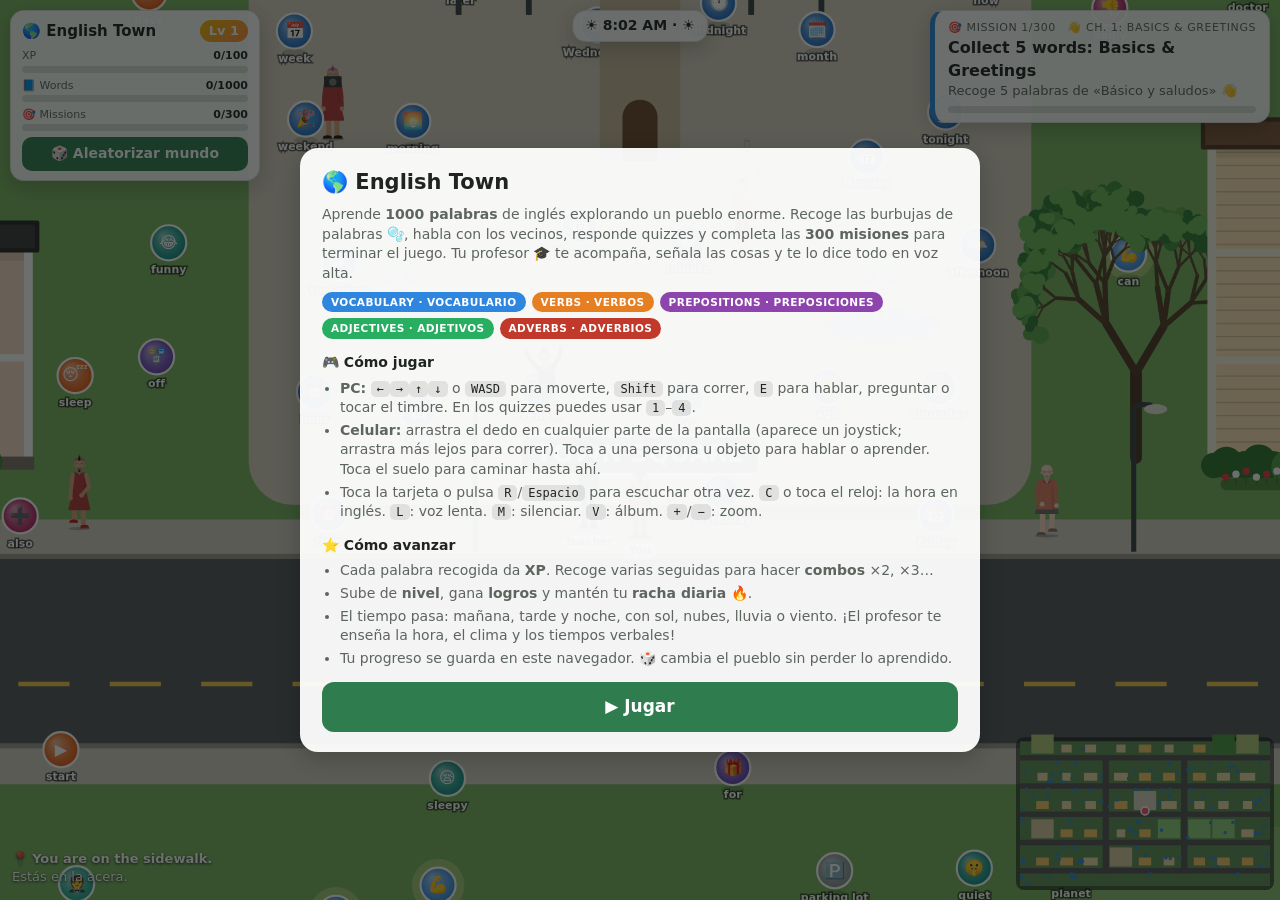
<file: mundo_ingles.html>
<!DOCTYPE html>
<html lang="es">
<head>
<meta charset="UTF-8">
<meta name="viewport" content="width=device-width, initial-scale=1.0, maximum-scale=1.0, user-scalable=no, viewport-fit=cover">
<meta name="theme-color" content="#2f7d4f">
<title>English Town</title>
<meta name="description" content="Juego para aprender 1000 palabras de inglés: recorre un pueblo, recoge palabras, completa 300 misiones y aprende verbos, tiempos verbales, preposiciones, adjetivos y adverbios.">
<style>
  :root {
    --panel: rgba(255, 255, 255, 0.95); --text: #1f2421; --muted: #5d655f; --border: rgba(0, 0, 0, 0.12);
    --accent: #2f7d4f; --gold: #f5b700; --shadow: 0 6px 22px rgba(0, 0, 0, 0.2);
  }
  @media (prefers-color-scheme: dark) {
    :root { --panel: rgba(28, 33, 30, 0.95); --text: #e8ebe9; --muted: #a7b0aa; --border: rgba(255, 255, 255, 0.14); --accent: #4caf78; }
  }
  * { box-sizing: border-box; margin: 0; -webkit-tap-highlight-color: transparent; }
  html, body { height: 100%; overflow: hidden; background: #7cb461; overscroll-behavior: none; }
  body { font: 14px/1.4 system-ui, -apple-system, "Segoe UI", Roboto, sans-serif; color: var(--text); user-select: none; -webkit-user-select: none; }
  canvas { display: block; width: 100vw; height: 100vh; height: 100dvh; touch-action: none; outline: none; }
  .card { position: absolute; background: var(--panel); border: 1px solid var(--border); border-radius: 14px; box-shadow: var(--shadow); }
  #panel { left: 10px; top: 10px; padding: 9px 11px; display: flex; flex-direction: column; gap: 6px; width: 250px; }
  #panel .row1 { display: flex; align-items: center; gap: 8px; }
  #panel h1 { font-size: 15px; font-weight: 800; cursor: pointer; flex: 1; }
  #lvl { background: linear-gradient(135deg, #f5b700, #ff8c42); color: #fff; font-weight: 800; border-radius: 999px; padding: 2px 9px; font-size: 13px; }
  .bar { height: 7px; background: rgba(127,127,127,.25); border-radius: 99px; overflow: hidden; }
  .bar > i { display: block; height: 100%; width: 0; background: linear-gradient(90deg, #f5b700, #ff8c42); transition: width .4s; }
  .bar.g > i { background: linear-gradient(90deg, #2e86de, #27ae60); }
  .bar.p > i { background: linear-gradient(90deg, #8e44ad, #e84393); }
  .lbl { font-size: 11px; color: var(--muted); display: flex; justify-content: space-between; margin-bottom: 2px; }
  .lbl b { color: var(--text); }
  #stats { cursor: pointer; display: grid; gap: 5px; }
  #btnRandom { font: inherit; font-weight: 700; border: 0; border-radius: 10px; padding: 7px 10px; cursor: pointer; background: var(--accent); color: #fff; }
  #clock { left: 50%; top: 10px; transform: translateX(-50%); padding: 5px 12px; font-weight: 700; cursor: pointer; white-space: nowrap; }
  #mission { right: 10px; top: 10px; padding: 9px 13px; width: min(340px, calc(100vw - 20px)); cursor: pointer; }
  #mission .top { font-size: 11px; text-transform: uppercase; letter-spacing: .05em; color: var(--muted); display: flex; justify-content: space-between; gap: 6px; }
  #mission .en { font-size: 16px; font-weight: 800; margin-top: 2px; }
  #mission .es { color: var(--muted); font-size: 13px; }
  #mission .bar { margin-top: 6px; }
  #mission.done { outline: 3px solid var(--gold); }
  #lesson { left: 50%; bottom: 12px; transform: translateX(-50%); padding: 11px 15px; width: min(580px, calc(100vw - 20px)); cursor: pointer; transition: opacity .25s; }
  #lesson.hidden, #quiz.hidden { opacity: 0; pointer-events: none; }
  #lesson .top { display: flex; align-items: center; gap: 8px; flex-wrap: wrap; }
  .chip { font-size: 10.5px; font-weight: 800; color: #fff; padding: 3px 9px; border-radius: 999px; text-transform: uppercase; letter-spacing: .04em; }
  #lWord { font-size: 23px; font-weight: 800; }
  #lWordEs { color: var(--muted); font-size: 15px; }
  #lesson .spk { margin-left: auto; font-size: 20px; }
  #lEn { font-size: 17px; margin-top: 5px; }
  #lEn mark { background: none; color: inherit; border-bottom: 3px solid var(--mark, #f1c40f); font-weight: 800; }
  #lEs { color: var(--muted); margin-top: 2px; }
  #lExtra { font-size: 12px; color: var(--muted); margin-top: 4px; font-family: ui-monospace, Menlo, Consolas, monospace; }
  #quiz { left: 50%; bottom: 12px; transform: translateX(-50%); padding: 13px 15px; width: min(560px, calc(100vw - 20px)); transition: opacity .25s; z-index: 5; }
  #quiz .q { font-size: 18px; font-weight: 800; margin: 4px 0 2px; }
  #quiz .qes { color: var(--muted); font-size: 13px; margin-bottom: 8px; }
  #qOpts { display: grid; grid-template-columns: 1fr 1fr; gap: 8px; }
  #qOpts button {
    font: inherit; font-size: 16px; font-weight: 700; padding: 12px 8px; border-radius: 12px; cursor: pointer;
    border: 2px solid var(--border); background: rgba(127,127,127,.08); color: var(--text); min-height: 50px;
  }
  #qOpts button.ok { background: #27ae60; color: #fff; border-color: #27ae60; }
  #qOpts button.bad { background: #e74c3c; color: #fff; border-color: #e74c3c; }
  #quiz .qtop { display: flex; justify-content: space-between; align-items: center; font-size: 12px; color: var(--muted); }
  #where { position: absolute; left: 12px; bottom: 14px; max-width: min(330px, calc(100vw - 660px)); font-size: 13px; color: #fff; text-shadow: 0 1px 3px rgba(0,0,0,.85); cursor: pointer; }
  #banner {
    position: absolute; left: 50%; top: 32%; transform: translate(-50%, -50%) scale(.6); opacity: 0; pointer-events: none;
    background: linear-gradient(135deg, #f5b700, #ff6b6b); color: #fff; font-weight: 900; font-size: 26px; padding: 14px 26px; border-radius: 18px;
    box-shadow: var(--shadow); text-align: center; transition: all .35s cubic-bezier(.2, 1.6, .5, 1); text-shadow: 0 2px 4px rgba(0,0,0,.25); z-index: 8;
  }
  #banner small { display: block; font-size: 15px; font-weight: 700; }
  #banner.show { opacity: 1; transform: translate(-50%, -50%) scale(1); }
  .overlay { position: absolute; inset: 0; background: rgba(10, 16, 14, 0.6); display: flex; align-items: center; justify-content: center; padding: 14px; z-index: 10; }
  .overlay.hidden { display: none; }
  .box { background: var(--panel); color: var(--text); border-radius: 18px; box-shadow: var(--shadow); padding: 20px 22px; width: min(680px, 100%); max-height: calc(100dvh - 28px); overflow: auto; user-select: text; }
  .box h2 { font-size: 21px; margin-bottom: 8px; }
  .box h3 { font-size: 14px; margin: 14px 0 6px; }
  .box p, .box li { color: var(--muted); }
  .box ul { padding-left: 18px; display: grid; gap: 3px; }
  .box kbd { background: rgba(127,127,127,.18); border-radius: 5px; padding: 1px 6px; font: 12px ui-monospace, Menlo, Consolas, monospace; color: var(--text); }
  .cats { display: flex; flex-wrap: wrap; gap: 6px; margin: 8px 0; }
  .big { display: block; width: 100%; margin-top: 14px; font: inherit; font-size: 17px; font-weight: 800; border: 0; border-radius: 12px; padding: 13px; background: var(--accent); color: #fff; cursor: pointer; }
  .big.alt { background: rgba(127,127,127,.2); color: var(--text); }
  .theme { margin: 10px 0; }
  .theme .th { display: flex; justify-content: space-between; font-weight: 700; margin-bottom: 4px; }
  .words { display: flex; flex-wrap: wrap; gap: 5px; margin-top: 6px; }
  .words span { font-size: 12.5px; padding: 3px 8px; border-radius: 999px; background: rgba(127,127,127,.14); cursor: pointer; }
  .words span.lock { color: var(--muted); cursor: default; opacity: .6; }
  .words span.m { background: rgba(39, 174, 96, .22); }
  .badges { display: flex; flex-wrap: wrap; gap: 8px; }
  .badges div { font-size: 12px; padding: 6px 10px; border-radius: 10px; background: rgba(127,127,127,.12); }
  .badges div.on { background: linear-gradient(135deg, #ffe08a, #ffc37a); color: #3b2a00; font-weight: 700; }
  .stat-grid { display: grid; grid-template-columns: repeat(auto-fit, minmax(130px, 1fr)); gap: 8px; margin: 10px 0; }
  .stat-grid div { background: rgba(127,127,127,.12); border-radius: 12px; padding: 10px; text-align: center; }
  .stat-grid b { display: block; font-size: 22px; }
  #toast { position: absolute; top: 58px; left: 50%; transform: translateX(-50%); background: rgba(20,24,22,.9); color: #fff; padding: 7px 13px; border-radius: 9px; font-size: 13px; opacity: 0; transition: opacity .2s; pointer-events: none; z-index: 20; text-align: center; }
  #toast.show { opacity: 1; }
  #loading { position: absolute; inset: 0; display: flex; align-items: center; justify-content: center; background: #2f7d4f; color: #fff; font-size: 20px; font-weight: 800; z-index: 30; }
  @media (max-width: 760px) {
    #panel { width: 168px; padding: 7px 9px; gap: 5px; }
    #panel h1 { font-size: 13px; }
    #btnRandom { padding: 5px 8px; font-size: 12px; }
    #clock { left: auto; right: 10px; transform: none; top: 10px; font-size: 12px; padding: 4px 9px; }
    #mission { top: 46px; width: calc(100vw - 196px); min-width: 160px; padding: 7px 10px; }
    #mission .en { font-size: 13.5px; }
    #mission .es { font-size: 11.5px; }
    #lesson, #quiz { bottom: 8px; padding: 9px 11px; }
    #lWord { font-size: 19px; }
    #lEn { font-size: 15px; }
    #quiz .q { font-size: 16px; }
    #qOpts button { font-size: 15px; padding: 10px 6px; }
    #where { display: none; }
    #banner { font-size: 20px; }
  }
  @media (max-width: 420px) {
    #mission { left: 10px; right: 10px; width: auto; top: 148px; }
  }
</style>
</head>
<body>
<canvas id="c" tabindex="0" aria-label="English Town: usa las flechas o arrastra para moverte"></canvas>
<div id="loading">🌎 Building English Town…</div>

<div id="panel" class="card">
  <div class="row1"><h1 id="title">🌎 English Town</h1><span id="lvl">Lv 1</span></div>
  <div id="stats" title="Álbum de palabras y logros (V)">
    <div><div class="lbl"><span>XP</span><b id="xpTxt"></b></div><div class="bar"><i id="xpBar"></i></div></div>
    <div><div class="lbl"><span>📘 Words</span><b id="wTxt"></b></div><div class="bar g"><i id="wBar"></i></div></div>
    <div><div class="lbl"><span>🎯 Missions</span><b id="mTxt"></b></div><div class="bar p"><i id="mBar"></i></div></div>
  </div>
  <button id="btnRandom">🎲 Aleatorizar mundo</button>
</div>

<div id="clock" class="card" title="Toca para escuchar la hora"></div>

<div id="mission" class="card" title="Toca para escuchar la misión">
  <div class="top"><span id="mNum"></span><span id="mChap"></span></div>
  <div class="en" id="mEn"></div>
  <div class="es" id="mEs"></div>
  <div class="bar p"><i id="mProg"></i></div>
</div>

<div id="lesson" class="card hidden" title="Toca para escuchar otra vez">
  <div class="top">
    <span class="chip" id="lChip"></span>
    <span id="lWord"></span>
    <span id="lWordEs"></span>
    <span class="spk">🔊</span>
  </div>
  <div id="lEn"></div>
  <div id="lEs"></div>
  <div id="lExtra"></div>
</div>

<div id="quiz" class="card hidden">
  <div class="qtop"><span id="qTitle">❓ Quiz</span><span id="qCount"></span></div>
  <div class="q" id="qText"></div>
  <div class="qes" id="qEs"></div>
  <div id="qOpts"></div>
</div>

<div id="where" title="Toca para escuchar"></div>
<div id="banner"></div>

<div id="help" class="overlay">
  <div class="box">
    <h2>🌎 English Town</h2>
    <p>Aprende <b>1000 palabras</b> de inglés explorando un pueblo enorme. Recoge las burbujas de palabras 🫧, habla con los vecinos, responde quizzes y completa las <b>300 misiones</b> para terminar el juego. Tu profesor 🎓 te acompaña, señala las cosas y te lo dice todo en voz alta.</p>
    <div class="cats" id="helpCats"></div>
    <h3>🎮 Cómo jugar</h3>
    <ul>
      <li><b>PC:</b> <kbd>←</kbd><kbd>→</kbd><kbd>↑</kbd><kbd>↓</kbd> o <kbd>WASD</kbd> para moverte, <kbd>Shift</kbd> para correr, <kbd>E</kbd> para hablar, preguntar o tocar el timbre. En los quizzes puedes usar <kbd>1</kbd>–<kbd>4</kbd>.</li>
      <li><b>Celular:</b> arrastra el dedo en cualquier parte de la pantalla (aparece un joystick; arrastra más lejos para correr). Toca a una persona u objeto para hablar o aprender. Toca el suelo para caminar hasta ahí.</li>
      <li>Toca la tarjeta o pulsa <kbd>R</kbd>/<kbd>Espacio</kbd> para escuchar otra vez. <kbd>C</kbd> o toca el reloj: la hora en inglés. <kbd>L</kbd>: voz lenta. <kbd>M</kbd>: silenciar. <kbd>V</kbd>: álbum. <kbd>+</kbd>/<kbd>−</kbd>: zoom.</li>
    </ul>
    <h3>⭐ Cómo avanzar</h3>
    <ul>
      <li>Cada palabra recogida da <b>XP</b>. Recoge varias seguidas para hacer <b>combos</b> ×2, ×3…</li>
      <li>Sube de <b>nivel</b>, gana <b>logros</b> y mantén tu <b>racha diaria</b> 🔥.</li>
      <li>El tiempo pasa: mañana, tarde y noche, con sol, nubes, lluvia o viento. ¡El profesor te enseña la hora, el clima y los tiempos verbales!</li>
      <li>Tu progreso se guarda en este navegador. 🎲 cambia el pueblo sin perder lo aprendido.</li>
    </ul>
    <button class="big" id="btnStart">▶ Jugar</button>
  </div>
</div>

<div id="album" class="overlay hidden">
  <div class="box">
    <h2>📘 Álbum</h2>
    <div class="stat-grid" id="albStats"></div>
    <h3>🏅 Logros</h3>
    <div class="badges" id="albBadges"></div>
    <h3>📚 Palabras por tema <small>(toca una palabra para escucharla · verde = acertada en un quiz)</small></h3>
    <div id="albThemes"></div>
    <button class="big alt" id="btnAlbumClose">Cerrar</button>
  </div>
</div>

<div id="ending" class="overlay hidden">
  <div class="box" style="text-align:center">
    <div style="font-size:64px">🏆</div>
    <h2>You completed the game!</h2>
    <p style="font-size:17px"><b>¡Completaste el juego!</b> Terminaste las 300 misiones de English Town.</p>
    <div class="stat-grid" id="endStats"></div>
    <p>Sigue practicando: explora, repasa tu álbum y responde quizzes para dominar las 1000 palabras.</p>
    <button class="big" id="btnKeep">Seguir jugando</button>
    <button class="big alt" id="btnRestart">Empezar de nuevo (borrar progreso)</button>
  </div>
</div>

<div id="toast"></div>

<script src="comun.js"></script>
<script src="rostro.js"></script>
<script src="carro.js"></script>
<script src="casa.js"></script>
<script src="humano.js"></script>
<script src="ingles_datos.js"></script>
<script src="ingles_palabras.js"></script>
<script>
'use strict';

const $ = id => document.getElementById(id);
const canvas = $('c');
const ctx = canvas.getContext('2d');
const I = Ingles;
const { N, L, BUILDINGS, COLORS, ACTIONS, CATS, colorName, elN, adjEs } = I;
const TOTAL_MISSIONS = 300;

/* =========================================================
   Trazado del pueblo (unidades del mundo)
   ========================================================= */
const ROWS = 5, ROW_H = 1350, LOT_W = 1150, VS_W = 300, START_X = 500;
const ROW_ITEMS = ['L', 'L', 'L', 'V', 'L', 'L', 'L', 'V', 'L', 'L', 'L'];
const SW_A = [70, 120], ROAD = [120, 380], SW_B = [380, 432], LANE = [238, 352];
const HUMAN_H = 100, CAR_SCALE = 0.26, VIEW_H = 1250;
const TOP_Y = -240, SKY_Y = -260;
const lotsX = [], vstreets = [];
let WORLD_W = 0;
{
  let x = START_X;
  ROW_ITEMS.forEach(it => {
    if (it === 'L') { lotsX.push({ left: x, cx: x + LOT_W / 2, right: x + LOT_W }); x += LOT_W; }
    else { vstreets.push({ x0: x, x1: x + VS_W }); x += VS_W; }
  });
  WORLD_W = x + START_X;
}
const BOTTOM_Y = (ROWS - 1) * ROW_H + 980;
const rowBase = r => r * ROW_H;
const THEME_COLORS = ['#2e86de', '#e67e22', '#8e44ad', '#16a085', '#c0392b', '#d35400', '#27ae60', '#2c3e50', '#7f8c8d',
  '#6d4c41', '#2e7d32', '#1565c0', '#6a1b9a', '#ef6c00', '#e65100', '#00897b', '#ad1457', '#5e35b1'];
PALABRAS.themes.forEach((t, i) => t.color = THEME_COLORS[i % THEME_COLORS.length]);
const THEME = Object.fromEntries(PALABRAS.themes.map(t => [t.key, t]));

/* =========================================================
   Estado y progreso guardado
   ========================================================= */
let W = null, player = null, guide = null;
const cam = { x: 900, y: 200, zoom: 1 };
const keys = {};
let lesson = null, lastLessonEnd = -99, lastSpoken = '';
let particles = [], floaters = [], bubbles = [];
let started = false, now = 0;
const settings = { slow: false, auto: true, mute: false };
let progress = loadProgress();
let campaign = [];
let mission = null;
let quiz = null;
let combo = 0, lastCollectT = -99;
let clockMin = progress.clock ?? 8 * 60;
let weather = { kind: 'sunny', left: 3 };
let lastPhase = null;
const recentKinds = {};

function loadProgress() {
  const base = { v: 2, seed: null, words: {}, mi: 0, mp: 0, xp: 0, badges: [], streak: { last: null, days: 0 },
    stats: { quizOk: 0, quizBad: 0, night: 0, rain: 0, bestCombo: 0, talks: 0, played: 0 }, done: false, clock: 8 * 60 };
  try {
    const s = JSON.parse(localStorage.getItem('englishTown.v2')) || {};
    return { ...base, ...s, stats: { ...base.stats, ...(s.stats || {}) }, streak: { ...base.streak, ...(s.streak || {}) } };
  } catch { return base; }
}
let saveTimer = 0;
function saveProgress() {
  progress.clock = clockMin;
  try { localStorage.setItem('englishTown.v2', JSON.stringify(progress)); } catch { /* sin almacenamiento */ }
}

/* =========================================================
   Voz y sonido
   ========================================================= */
const Voice = {
  voice: null, ok: 'speechSynthesis' in window,
  pick() {
    if (!this.ok) return;
    const vs = speechSynthesis.getVoices();
    this.voice = vs.find(v => /en[-_]US/i.test(v.lang) && /Google|Samantha|Aria|Jenny|Natural/i.test(v.name))
      || vs.find(v => /en[-_]US/i.test(v.lang)) || vs.find(v => /^en/i.test(v.lang)) || null;
  },
  speak(text, rate, pitch) {
    lastSpoken = text;
    if (!this.ok || !started) return;
    speechSynthesis.cancel();
    const u = new SpeechSynthesisUtterance(text.replace(/[🔊🎯⭐🕰️]/gu, ''));
    u.lang = 'en-US';
    if (this.voice) u.voice = this.voice;
    u.rate = rate || (settings.slow ? 0.6 : 0.92);
    u.pitch = pitch || 1;
    speechSynthesis.speak(u);
  }
};
if (Voice.ok) { Voice.pick(); speechSynthesis.onvoiceschanged = () => Voice.pick(); }

const Sfx = {
  ac: null,
  tone(f, d, type = 'sine', v = 0.12, delay = 0) {
    if (settings.mute || !started) return;
    try {
      this.ac = this.ac || new (window.AudioContext || window.webkitAudioContext)();
      const t = this.ac.currentTime + delay, o = this.ac.createOscillator(), g = this.ac.createGain();
      o.type = type; o.frequency.setValueAtTime(f, t);
      g.gain.setValueAtTime(v, t); g.gain.exponentialRampToValueAtTime(0.001, t + d);
      o.connect(g).connect(this.ac.destination); o.start(t); o.stop(t + d);
    } catch { /* sin audio */ }
  },
  collect(c) { const b = 520 * Math.pow(1.06, Math.min(c, 12)); this.tone(b, 0.12, 'triangle'); this.tone(b * 1.5, 0.16, 'triangle', 0.1, 0.07); },
  ok() { [660, 880, 1100].forEach((f, i) => this.tone(f, 0.18, 'triangle', 0.12, i * 0.08)); },
  bad() { this.tone(200, 0.25, 'sawtooth', 0.08); this.tone(150, 0.3, 'sawtooth', 0.07, 0.12); },
  mission() { [523, 659, 784, 1047].forEach((f, i) => this.tone(f, 0.22, 'triangle', 0.13, i * 0.1)); },
  level() { [392, 523, 659, 784, 1047, 1319].forEach((f, i) => this.tone(f, 0.25, 'square', 0.07, i * 0.09)); }
};

/* =========================================================
   Ayudas de dibujo
   ========================================================= */
const noBg = parts => { const g = parts.geo; const out = parts.filter(q => !q.bg); out.geo = g; return out; };

function makeHuman(seed, poses, extra = {}) {
  const base = { ...Humano.config.presets['Aleatorio'], randomColors: true, variation: 0.5, smile: 0.5, ...extra };
  const h = { poses: {} };
  h.walkP = { ...base, pose: 'caminando', phase: Math.random() * 6 };
  h.walk = noBg(Humano.build(h.walkP, Gen.makeRand(seed)));
  poses.forEach(pose => {
    const p = { ...base, pose, phase: 0 };
    h.poses[pose] = { p, parts: noBg(Humano.build(p, Gen.makeRand(seed))) };
  });
  h.geo = h.walk.geo;
  return h;
}

function drawHuman(g, h, x, y, opts = {}) {
  const parts = opts.moving ? h.walk : (h.poses[opts.pose] || Object.values(h.poses)[0]).parts;
  const s = HUMAN_H / 820;
  const bob = opts.moving ? Math.abs(Math.sin(h.walkP.phase)) * 3 : 0;
  g.save();
  g.translate(x, y - bob - (opts.lift || 0));
  if (opts.rot) g.rotate(opts.rot);
  if (opts.sway) g.rotate(opts.sway);
  g.scale(s, s);
  g.translate(-300, -960);
  g.lineCap = 'round';
  g.lineJoin = 'round';
  parts.forEach(q => q(g));
  g.restore();
}

function rrect(g, x, y, w, h, r) {
  g.beginPath();
  Gen.roundedPoly(g, [[x, y], [x + w, y], [x + w, y + h], [x, y + h]], Math.min(r, w / 2, h / 2));
}

function makeTreeSprite(R, len, leafColors) {
  const depth = 8;
  const tr = Casa.fractalTree(R, 0, 0, len, depth);
  let minX = Infinity, minY = Infinity, maxX = -Infinity, maxY = -Infinity;
  const ext = (x, y, r) => { minX = Math.min(minX, x - r); maxX = Math.max(maxX, x + r); minY = Math.min(minY, y - r); maxY = Math.max(maxY, y + r); };
  tr.levels.forEach(seg => { for (let j = 0; j < seg.length; j += 2) ext(seg[j], seg[j + 1], 10); });
  for (let j = 0; j < tr.leaves.length; j += 4) ext(tr.leaves[j], tr.leaves[j + 1], tr.leaves[j + 2]);
  const res = 1.2;
  const c = document.createElement('canvas');
  c.width = Math.ceil((maxX - minX) * res);
  c.height = Math.ceil((maxY - minY) * res);
  const g = c.getContext('2d');
  g.scale(res, res);
  g.translate(-minX, -minY);
  g.lineCap = 'round';
  tr.levels.forEach((seg, i) => {
    g.strokeStyle = Gen.mix('#4a3222', '#6b5a3a', i / depth);
    g.lineWidth = Math.max(1, 16 * Math.pow(0.68, i));
    g.beginPath();
    for (let j = 0; j < seg.length; j += 4) { g.moveTo(seg[j], seg[j + 1]); g.lineTo(seg[j + 2], seg[j + 3]); }
    g.stroke();
  });
  leafColors.forEach((col, k) => {
    g.fillStyle = col;
    g.beginPath();
    for (let j = 0; j < tr.leaves.length; j += 4) {
      if (tr.leaves[j + 3] !== k) continue;
      g.moveTo(tr.leaves[j] + tr.leaves[j + 2], tr.leaves[j + 1]);
      g.arc(tr.leaves[j], tr.leaves[j + 1], tr.leaves[j + 2], 0, Math.PI * 2);
    }
    g.fill();
  });
  return { img: c, ox: minX, oy: minY, w: maxX - minX, h: maxY - minY, height: -minY };
}

const Draw = {
  bench(g, x, y) {
    g.fillStyle = '#6b4a2b'; g.fillRect(x - 58, y - 64, 116, 10); g.fillRect(x - 58, y - 50, 116, 8);
    g.fillStyle = '#8a6239'; g.fillRect(x - 62, y - 32, 124, 10);
    g.fillStyle = '#3a3f45';
    [-50, 46].forEach(dx => { g.fillRect(x + dx, y - 64, 5, 64); g.fillRect(x + dx - 2, y - 24, 8, 24); });
  },
  table(g, x, y, color) {
    g.fillStyle = '#3a3f45'; g.fillRect(x - 2, y - 120, 4, 90);
    g.fillStyle = color; g.beginPath(); g.moveTo(x - 60, y - 105); g.quadraticCurveTo(x, y - 150, x + 60, y - 105); g.closePath(); g.fill();
    g.fillStyle = '#f5f5f5'; g.beginPath(); g.ellipse(x, y - 36, 34, 7, 0, 0, Math.PI * 2); g.fill();
    g.fillStyle = '#3a3f45'; g.fillRect(x - 2, y - 34, 4, 34); g.fillRect(x - 16, y - 3, 32, 4);
  },
  mailbox(g, x, y, n) {
    g.fillStyle = '#5a4632'; g.fillRect(x - 3, y - 46, 6, 46);
    g.fillStyle = '#2f5d8a'; rrect(g, x - 18, y - 68, 36, 24, 6); g.fill();
    g.fillStyle = '#ffffff'; g.font = 'bold 17px system-ui, sans-serif'; g.textAlign = 'center'; g.textBaseline = 'middle';
    g.fillText(String(n), x, y - 55);
    g.fillStyle = '#d7263d'; g.fillRect(x + 16, y - 72, 3, 16);
  },
  bicycle(g, x, y, color, t = 0) {
    g.strokeStyle = '#222'; g.lineWidth = 3;
    [-26, 26].forEach(dx => {
      g.beginPath(); g.arc(x + dx, y - 17, 16, 0, Math.PI * 2); g.stroke();
      g.beginPath(); g.moveTo(x + dx, y - 17); g.lineTo(x + dx + Math.cos(t) * 15, y - 17 + Math.sin(t) * 15); g.stroke();
    });
    g.strokeStyle = color; g.lineWidth = 4;
    g.beginPath();
    g.moveTo(x - 26, y - 17); g.lineTo(x - 4, y - 17); g.lineTo(x + 12, y - 42); g.lineTo(x - 10, y - 42); g.closePath();
    g.moveTo(x - 4, y - 17); g.lineTo(x - 12, y - 48); g.moveTo(x + 12, y - 42); g.lineTo(x + 26, y - 17);
    g.moveTo(x + 12, y - 42); g.lineTo(x + 10, y - 52);
    g.stroke();
    g.fillStyle = '#222'; g.fillRect(x - 19, y - 52, 14, 5); g.fillRect(x + 4, y - 55, 14, 4);
  },
  dog(g, x, y, color, t, mode, dir = 1) {
    const legs = mode === 'walk' ? Math.sin(t * 12) * 5 : 0;
    g.save(); g.translate(x, y); g.scale(dir, 1);
    g.fillStyle = color;
    if (mode === 'sleep') {
      g.beginPath(); g.ellipse(0, -12, 26, 12, 0, 0, Math.PI * 2); g.fill();
      g.beginPath(); g.ellipse(22, -10, 11, 9, 0, 0, Math.PI * 2); g.fill();
      g.fillStyle = Gen.shade(color, -0.3); g.beginPath(); g.ellipse(20, -16, 5, 8, -0.4, 0, Math.PI * 2); g.fill();
    } else {
      g.fillRect(-18 + legs, -16, 6, 16); g.fillRect(12 - legs, -16, 6, 16); g.fillRect(-10 - legs, -16, 6, 16); g.fillRect(4 + legs, -16, 6, 16);
      g.beginPath(); g.ellipse(0, -24, 24, 12, 0, 0, Math.PI * 2); g.fill();
      g.beginPath(); g.ellipse(24, -36, 12, 10, 0, 0, Math.PI * 2); g.fill();
      g.fillRect(28, -36, 12, 7);
      g.fillStyle = Gen.shade(color, -0.3); g.beginPath(); g.ellipse(19, -41, 5, 9, -0.5, 0, Math.PI * 2); g.fill();
      g.strokeStyle = color; g.lineWidth = 5; g.lineCap = 'round';
      g.beginPath(); g.moveTo(-22, -28); g.lineTo(-32, -40 + Math.sin(t * 14) * 5); g.stroke();
      g.fillStyle = '#111'; g.beginPath(); g.arc(28, -39, 2, 0, Math.PI * 2); g.arc(40, -33, 2.5, 0, Math.PI * 2); g.fill();
    }
    g.restore();
  },
  doghouse(g, x, y, color) {
    g.fillStyle = color; g.fillRect(x - 38, y - 52, 76, 52);
    g.fillStyle = Gen.shade(color, -0.35); g.beginPath(); g.moveTo(x - 46, y - 50); g.lineTo(x, y - 86); g.lineTo(x + 46, y - 50); g.closePath(); g.fill();
    g.fillStyle = '#2b2118'; g.beginPath(); g.moveTo(x - 16, y); g.lineTo(x - 16, y - 26); g.arc(x, y - 26, 16, Math.PI, 0); g.lineTo(x + 16, y); g.fill();
  },
  cat(g, x, y, color, t) {
    g.fillStyle = color;
    g.beginPath(); g.ellipse(x, y - 10, 20, 10, 0, 0, Math.PI * 2); g.fill();
    g.beginPath(); g.arc(x + 16, y - 12, 9, 0, Math.PI * 2); g.fill();
    g.beginPath(); g.moveTo(x + 10, y - 18); g.lineTo(x + 12, y - 28); g.lineTo(x + 17, y - 20); g.fill();
    g.beginPath(); g.moveTo(x + 18, y - 20); g.lineTo(x + 23, y - 28); g.lineTo(x + 24, y - 17); g.fill();
    g.strokeStyle = color; g.lineWidth = 5; g.lineCap = 'round';
    g.beginPath(); g.moveTo(x - 18, y - 8); g.quadraticCurveTo(x - 30, y - 2 + Math.sin(t) * 3, x - 22, y + 2); g.stroke();
  },
  duck(g, x, y, t, dir = 1) {
    g.save(); g.translate(x, y + Math.sin(t * 2) * 1.5); g.scale(dir, 1);
    g.fillStyle = '#f5f0e1'; g.beginPath(); g.ellipse(0, -8, 17, 9, 0, 0, Math.PI * 2); g.fill();
    g.fillStyle = '#2e7d4f'; g.beginPath(); g.arc(13, -20, 8, 0, Math.PI * 2); g.fill();
    g.fillStyle = '#f39c12'; g.beginPath(); g.moveTo(19, -21); g.lineTo(28, -18); g.lineTo(19, -16); g.fill();
    g.fillStyle = '#111'; g.beginPath(); g.arc(15, -22, 1.6, 0, Math.PI * 2); g.fill();
    g.restore();
  },
  quad(g, x, y, t, dir, kind, moving) {
    // Animales de granja de perfil
    const S = { cow: [58, 30, '#f5f5f5', '#222'], horse: [60, 30, '#8d5a3a', '#4a2e1c'], pig: [44, 22, '#f4a6b7', '#e07a93'], sheep: [44, 24, '#f2f0ea', '#333'] }[kind];
    const [bw, bh, c1, c2] = S;
    const lg = moving ? Math.sin(t * 10) * 5 : 0;
    const legH = kind === 'horse' ? 34 : kind === 'pig' ? 12 : 24;
    g.save(); g.translate(x, y); g.scale(dir, 1);
    g.fillStyle = kind === 'sheep' ? '#333' : Gen.shade(c1, -0.15);
    [-bw * 0.35 + lg, -bw * 0.2 - lg, bw * 0.2 + lg, bw * 0.35 - lg].forEach(dx => g.fillRect(dx - 4, -legH, 8, legH));
    g.fillStyle = c1;
    if (kind === 'sheep') {
      for (let k = 0; k < 7; k++) { g.beginPath(); g.arc(-bw * 0.35 + (k % 4) * bw * 0.23, -legH - bh * 0.5 - (k > 3 ? 8 : -2), bh * 0.5, 0, Math.PI * 2); g.fill(); }
    } else { rrect(g, -bw / 2, -legH - bh, bw, bh, bh * 0.45); g.fill(); }
    if (kind === 'cow') { g.fillStyle = c2; g.beginPath(); g.ellipse(-8, -legH - bh * 0.6, 10, 7, 0.3, 0, Math.PI * 2); g.ellipse(14, -legH - bh * 0.35, 8, 6, 0, 0, Math.PI * 2); g.fill(); }
    const hx = bw / 2 + 4, hy = -legH - bh * (kind === 'horse' ? 1.25 : 0.75);
    if (kind === 'horse') { g.fillStyle = c1; g.save(); g.translate(hx - 6, hy + 10); g.rotate(-0.6); g.fillRect(-7, -26, 16, 30); g.restore(); g.fillStyle = c2; g.fillRect(hx - 16, hy - 16, 8, 26); }
    g.fillStyle = kind === 'sheep' ? '#333' : c1;
    g.beginPath(); g.ellipse(hx + (kind === 'horse' ? 4 : 0), hy - (kind === 'horse' ? 12 : 0), kind === 'pig' ? 12 : 13, kind === 'pig' ? 11 : 10, 0.2, 0, Math.PI * 2); g.fill();
    if (kind === 'pig') { g.fillStyle = '#e07a93'; g.beginPath(); g.ellipse(hx + 10, hy + 1, 5, 4, 0, 0, Math.PI * 2); g.fill(); }
    if (kind === 'cow') { g.fillStyle = '#f4b6c2'; g.beginPath(); g.ellipse(hx + 9, hy + 4, 6, 5, 0, 0, Math.PI * 2); g.fill(); }
    g.fillStyle = '#111'; g.beginPath(); g.arc(hx + 4 + (kind === 'horse' ? 4 : 0), hy - 3 - (kind === 'horse' ? 12 : 0), 2, 0, Math.PI * 2); g.fill();
    g.strokeStyle = kind === 'pig' ? '#e07a93' : c2; g.lineWidth = 3;
    g.beginPath(); g.moveTo(-bw / 2, -legH - bh * 0.7); g.quadraticCurveTo(-bw / 2 - 10, -legH - bh * 0.3 + Math.sin(t * 4) * 3, -bw / 2 - 6, -legH); g.stroke();
    g.restore();
  },
  chicken(g, x, y, t) {
    const peck = Math.max(0, Math.sin(t * 3)) * 6;
    g.fillStyle = '#fff8e7'; g.beginPath(); g.ellipse(x, y - 14, 13, 10, 0, 0, Math.PI * 2); g.fill();
    g.beginPath(); g.arc(x + 11, y - 22 + peck, 6, 0, Math.PI * 2); g.fill();
    g.fillStyle = '#e74c3c'; g.beginPath(); g.arc(x + 11, y - 29 + peck, 3, 0, Math.PI * 2); g.fill();
    g.fillStyle = '#f39c12'; g.beginPath(); g.moveTo(x + 16, y - 23 + peck); g.lineTo(x + 22, y - 21 + peck); g.lineTo(x + 16, y - 19 + peck); g.fill();
    g.strokeStyle = '#f39c12'; g.lineWidth = 2; g.beginPath(); g.moveTo(x - 3, y - 5); g.lineTo(x - 3, y); g.moveTo(x + 3, y - 5); g.lineTo(x + 3, y); g.stroke();
  },
  barn(g, x, y) {
    g.fillStyle = '#b23a2a'; g.fillRect(x - 130, y - 190, 260, 190);
    g.fillStyle = '#7a2418'; g.beginPath(); g.moveTo(x - 150, y - 186); g.lineTo(x - 90, y - 280); g.lineTo(x + 90, y - 280); g.lineTo(x + 150, y - 186); g.closePath(); g.fill();
    g.strokeStyle = '#ffffff'; g.lineWidth = 7;
    g.strokeRect(x - 55, y - 120, 110, 120);
    g.beginPath(); g.moveTo(x - 55, y - 120); g.lineTo(x + 55, y); g.moveTo(x + 55, y - 120); g.lineTo(x - 55, y); g.stroke();
    g.fillStyle = '#fff'; g.fillRect(x - 22, y - 250, 44, 34);
    g.fillStyle = '#2b2118'; g.fillRect(x - 17, y - 245, 34, 24);
  },
  fence(g, x0, x1, y) {
    g.fillStyle = '#c8a27a';
    for (let x = x0; x <= x1; x += 40) g.fillRect(x - 4, y - 50, 8, 52);
    g.fillRect(x0, y - 42, x1 - x0, 7); g.fillRect(x0, y - 22, x1 - x0, 7);
  },
  stall(g, x, y, c1, fruits) {
    g.fillStyle = '#8a6239'; g.fillRect(x - 90, y - 60, 180, 60);
    g.fillStyle = '#6b4a2b'; g.fillRect(x - 86, y - 150, 8, 150); g.fillRect(x + 78, y - 150, 8, 150);
    for (let k = 0; k < 6; k++) {
      g.fillStyle = k % 2 ? '#ffffff' : c1;
      g.beginPath(); g.moveTo(x - 100 + k * 34, y - 150); g.lineTo(x - 66 + k * 34, y - 150); g.lineTo(x - 66 + k * 34, y - 128);
      g.quadraticCurveTo(x - 83 + k * 34, y - 118, x - 100 + k * 34, y - 128); g.fill();
    }
    fruits.forEach((f, i) => { g.fillStyle = f; for (let k = 0; k < 5; k++) { g.beginPath(); g.arc(x - 70 + i * 48 + (k % 3) * 11, y - 66 - Math.floor(k / 3) * 9, 7, 0, Math.PI * 2); g.fill(); } });
  },
  clockTower(g, x, y, h, m) {
    g.fillStyle = '#c9b79c'; g.fillRect(x - 55, y - 380, 110, 380);
    g.fillStyle = '#8a7a64'; g.beginPath(); g.moveTo(x - 70, y - 378); g.lineTo(x, y - 470); g.lineTo(x + 70, y - 378); g.closePath(); g.fill();
    g.fillStyle = '#6b4a2b'; g.beginPath(); g.moveTo(x - 24, y); g.lineTo(x - 24, y - 60); g.arc(x, y - 60, 24, Math.PI, 0); g.lineTo(x + 24, y); g.fill();
    const cy = y - 300;
    g.fillStyle = '#fffdf5'; g.beginPath(); g.arc(x, cy, 42, 0, Math.PI * 2); g.fill();
    g.strokeStyle = '#2b2b2b'; g.lineWidth = 4; g.stroke();
    for (let k = 0; k < 12; k++) { const a = k / 12 * Math.PI * 2; g.beginPath(); g.moveTo(x + Math.sin(a) * 34, cy - Math.cos(a) * 34); g.lineTo(x + Math.sin(a) * 39, cy - Math.cos(a) * 39); g.stroke(); }
    const ah = ((h % 12) + m / 60) / 12 * Math.PI * 2, am = m / 60 * Math.PI * 2;
    g.lineWidth = 5; g.beginPath(); g.moveTo(x, cy); g.lineTo(x + Math.sin(ah) * 22, cy - Math.cos(ah) * 22); g.stroke();
    g.lineWidth = 3; g.beginPath(); g.moveTo(x, cy); g.lineTo(x + Math.sin(am) * 33, cy - Math.cos(am) * 33); g.stroke();
  },
  goal(g, x, y, dir) {
    g.strokeStyle = '#ffffff'; g.lineWidth = 6;
    g.beginPath(); g.moveTo(x, y); g.lineTo(x, y - 110); g.lineTo(x + dir * 50, y - 90); g.lineTo(x + dir * 50, y + 10); g.stroke();
    g.strokeStyle = Gen.rgba('#ffffff', 0.5); g.lineWidth = 1.5;
    for (let k = 1; k < 5; k++) { g.beginPath(); g.moveTo(x, y - k * 22); g.lineTo(x + dir * 50, y - k * 20 + 10); g.stroke(); }
  },
  fountain(g, x, y, t) {
    g.fillStyle = '#b8b2a7'; g.beginPath(); g.ellipse(x, y - 14, 80, 24, 0, 0, Math.PI * 2); g.fill();
    g.fillStyle = '#6fb7e0'; g.beginPath(); g.ellipse(x, y - 18, 68, 17, 0, 0, Math.PI * 2); g.fill();
    g.fillStyle = '#a39d92'; g.fillRect(x - 8, y - 80, 16, 64);
    g.fillStyle = '#b8b2a7'; g.beginPath(); g.ellipse(x, y - 80, 30, 8, 0, 0, Math.PI * 2); g.fill();
    g.strokeStyle = Gen.rgba('#bfe6ff', 0.9); g.lineWidth = 3;
    for (let k = 0; k < 6; k++) {
      const a = (k / 6) * Math.PI * 2 + t, dx = Math.cos(a) * 50;
      g.beginPath(); g.moveTo(x, y - 84); g.quadraticCurveTo(x + dx * 0.5, y - 130, x + dx, y - 22); g.stroke();
    }
  },
  pondGround(g, p, t) {
    g.fillStyle = '#8fb58a'; g.beginPath(); g.ellipse(p.x, p.y, p.rx + 18, p.ry + 12, 0, 0, Math.PI * 2); g.fill();
    const grd = g.createLinearGradient(0, p.y - p.ry, 0, p.y + p.ry);
    grd.addColorStop(0, '#5aa7d6'); grd.addColorStop(1, '#3b7fb0');
    g.fillStyle = grd; g.beginPath(); g.ellipse(p.x, p.y, p.rx, p.ry, 0, 0, Math.PI * 2); g.fill();
    g.strokeStyle = Gen.rgba('#ffffff', 0.35); g.lineWidth = 2;
    for (let k = 0; k < 4; k++) { const rr = ((t * 20 + k * 40) % 160); g.beginPath(); g.ellipse(p.x - 60 + k * 40, p.y + 10, rr * 0.5, rr * 0.18, 0, 0, Math.PI * 2); g.stroke(); }
  },
  slide(g, x, y) {
    g.strokeStyle = '#d35400'; g.lineWidth = 6;
    g.beginPath(); g.moveTo(x - 50, y); g.lineTo(x - 50, y - 120); g.moveTo(x - 20, y); g.lineTo(x - 20, y - 120); g.stroke();
    g.lineWidth = 3; g.beginPath(); for (let k = 1; k < 6; k++) { g.moveTo(x - 50, y - k * 20); g.lineTo(x - 20, y - k * 20); } g.stroke();
    g.fillStyle = '#f1c40f'; g.beginPath(); g.moveTo(x - 20, y - 120); g.quadraticCurveTo(x + 30, y - 110, x + 70, y - 6); g.lineTo(x + 50, y - 6);
    g.quadraticCurveTo(x + 15, y - 95, x - 20, y - 104); g.fill();
    g.fillStyle = '#d35400'; g.fillRect(x - 54, y - 124, 38, 8);
  },
  swing(g, x, y, t) {
    g.strokeStyle = '#34495e'; g.lineWidth = 6;
    g.beginPath(); g.moveTo(x - 60, y); g.lineTo(x - 40, y - 150); g.lineTo(x + 40, y - 150); g.lineTo(x + 60, y); g.stroke();
    g.save(); g.translate(x, y - 150); g.rotate(Math.sin(t * 1.6) * 0.35);
    g.strokeStyle = '#7f8c8d'; g.lineWidth = 2; g.beginPath(); g.moveTo(-14, 0); g.lineTo(-14, 110); g.moveTo(14, 0); g.lineTo(14, 110); g.stroke();
    g.fillStyle = '#c0392b'; g.fillRect(-20, 108, 40, 7); g.restore();
  },
  flowers(g, x, y, w, colors) {
    g.fillStyle = '#4e8a3a'; rrect(g, x - w / 2, y - 14, w, 16, 8); g.fill();
    for (let i = 0; i < w / 14; i++) {
      const fx = x - w / 2 + 7 + i * 14, fy = y - 14 - (i % 3) * 4;
      g.strokeStyle = '#3d7a2e'; g.lineWidth = 2; g.beginPath(); g.moveTo(fx, y - 6); g.lineTo(fx, fy); g.stroke();
      g.fillStyle = colors[i % colors.length]; g.beginPath(); g.arc(fx, fy - 2, 5, 0, Math.PI * 2); g.fill();
    }
  },
  streetlight(g, x, y, on) {
    g.strokeStyle = '#3a3f45'; g.lineWidth = 7;
    g.beginPath(); g.moveTo(x, y); g.lineTo(x, y - 190); g.quadraticCurveTo(x, y - 205, x + 25, y - 200); g.stroke();
    g.fillStyle = on ? '#ffe08a' : '#e8e4d8'; g.beginPath(); g.ellipse(x + 30, y - 195, 16, 7, 0, 0, Math.PI * 2); g.fill();
  },
  trafficLight(g, x, y, state) {
    g.strokeStyle = '#2d3238'; g.lineWidth = 7; g.beginPath(); g.moveTo(x, y); g.lineTo(x, y - 150); g.stroke();
    g.fillStyle = '#2d3238'; rrect(g, x - 15, y - 222, 30, 78, 8); g.fill();
    ['red', 'yellow', 'green'].forEach((c, i) => {
      g.fillStyle = state === c ? ({ red: '#ff3b30', yellow: '#ffcc00', green: '#34c759' })[c] : '#4a4f55';
      g.beginPath(); g.arc(x, y - 208 + i * 25, 9, 0, Math.PI * 2); g.fill();
    });
  },
  busStop(g, x, y) {
    g.strokeStyle = '#5d6d7e'; g.lineWidth = 6; g.beginPath(); g.moveTo(x, y); g.lineTo(x, y - 160); g.stroke();
    g.fillStyle = '#2e86de'; g.beginPath(); g.arc(x, y - 170, 22, 0, Math.PI * 2); g.fill();
    g.fillStyle = '#fff'; g.font = 'bold 14px system-ui, sans-serif'; g.textAlign = 'center'; g.textBaseline = 'middle'; g.fillText('BUS', x, y - 170);
  },
  sign(g, x, y, text, color) {
    g.font = 'bold 34px system-ui, sans-serif';
    const w = g.measureText(text).width + 40;
    g.fillStyle = color; rrect(g, x - w / 2, y - 30, w, 52, 10); g.fill();
    g.strokeStyle = '#ffffff'; g.lineWidth = 3; g.stroke();
    g.fillStyle = '#ffffff'; g.textAlign = 'center'; g.textBaseline = 'middle'; g.fillText(text, x, y - 3);
  },
  prop(g, kind, x, y, t, color) {
    const hy = y - 52;
    if (kind === 'book') {
      g.fillStyle = color || '#c0392b'; g.fillRect(x - 16, hy - 8, 15, 20); g.fillRect(x + 1, hy - 8, 15, 20);
      g.fillStyle = '#fdfaf0'; g.fillRect(x - 14, hy - 6, 12, 16); g.fillRect(x + 2, hy - 6, 12, 16);
    } else if (kind === 'iceCream') {
      g.fillStyle = '#d9a066'; g.beginPath(); g.moveTo(x + 18, hy + 10); g.lineTo(x + 12, hy - 8); g.lineTo(x + 24, hy - 8); g.fill();
      g.fillStyle = '#ff9fb2'; g.beginPath(); g.arc(x + 18, hy - 12, 8, 0, Math.PI * 2); g.fill();
    } else if (kind === 'coffee') {
      g.fillStyle = '#ffffff'; g.fillRect(x + 12, hy - 6, 13, 15); g.fillStyle = '#6b3e26'; g.fillRect(x + 12, hy - 6, 13, 4);
      g.strokeStyle = Gen.rgba('#ffffff', 0.7); g.lineWidth = 2;
      g.beginPath(); g.moveTo(x + 16, hy - 10); g.quadraticCurveTo(x + 12 + Math.sin(t * 3) * 4, hy - 18, x + 18, hy - 26); g.stroke();
    } else if (kind === 'phone') {
      g.fillStyle = '#222'; g.fillRect(x + 12, y - 92, 7, 13);
    } else if (kind === 'camera') {
      g.fillStyle = '#333'; g.fillRect(x - 12, y - 86, 24, 15); g.fillStyle = '#777'; g.beginPath(); g.arc(x, y - 78, 5, 0, Math.PI * 2); g.fill();
      if ((t % 3) < 0.12) { g.fillStyle = Gen.rgba('#ffffff', 0.9); g.beginPath(); g.arc(x, y - 80, 26, 0, Math.PI * 2); g.fill(); }
    } else if (kind === 'broom') {
      g.save(); g.translate(x + 22, hy); g.rotate(Math.sin(t * 5) * 0.3);
      g.strokeStyle = '#8a6239'; g.lineWidth = 4; g.beginPath(); g.moveTo(0, -20); g.lineTo(0, 44); g.stroke();
      g.fillStyle = '#d4a017'; g.beginPath(); g.moveTo(-10, 44); g.lineTo(10, 44); g.lineTo(14, 58); g.lineTo(-14, 58); g.fill(); g.restore();
    } else if (kind === 'wateringCan') {
      g.fillStyle = '#2e86de'; g.fillRect(x + 14, hy, 22, 16);
      g.strokeStyle = '#2e86de'; g.lineWidth = 4; g.beginPath(); g.moveTo(x + 36, hy + 4); g.lineTo(x + 50, hy - 4); g.stroke();
      g.fillStyle = '#6fb7e0'; for (let k = 0; k < 4; k++) { const d = ((t * 60 + k * 12) % 44); g.fillRect(x + 50 + k * 2, hy - 2 + d, 3, 5); }
    } else if (kind === 'bag') {
      g.fillStyle = '#e0b040'; g.fillRect(x + 20, hy + 2, 20, 22);
      g.strokeStyle = '#8a6d1d'; g.lineWidth = 2; g.beginPath(); g.arc(x + 30, hy + 2, 6, Math.PI, 0); g.stroke();
      g.fillStyle = '#27ae60'; g.beginPath(); g.arc(x + 26, hy, 5, 0, Math.PI * 2); g.fill();
    } else if (kind === 'music') {
      g.fillStyle = '#222'; g.fillRect(x - 16, y - 108, 32, 5);
      g.fillStyle = '#e74c3c'; g.beginPath(); g.arc(x - 16, y - 96, 6, 0, Math.PI * 2); g.arc(x + 16, y - 96, 6, 0, Math.PI * 2); g.fill();
      Draw.notes(g, x + 20, y - 110, t);
    }
  },
  notes(g, x, y, t) {
    g.font = '20px system-ui, sans-serif'; g.textAlign = 'center';
    for (let k = 0; k < 3; k++) {
      const p = (t * 0.6 + k / 3) % 1;
      g.globalAlpha = 1 - p; g.fillStyle = ['#8e44ad', '#2e86de', '#e67e22'][k];
      g.fillText(k % 2 ? '♪' : '♫', x + Math.sin(p * 6 + k) * 10, y - p * 50);
    }
    g.globalAlpha = 1;
  },
  zzz(g, x, y, t) {
    g.font = 'bold 18px system-ui, sans-serif'; g.textAlign = 'center'; g.fillStyle = '#34495e';
    for (let k = 0; k < 3; k++) { const p = (t * 0.4 + k / 3) % 1; g.globalAlpha = 1 - p; g.fillText('z', x + p * 24, y - p * 40); }
    g.globalAlpha = 1;
  },
  easel(g, x, y, colors) {
    g.strokeStyle = '#8a6239'; g.lineWidth = 4;
    g.beginPath(); g.moveTo(x - 22, y); g.lineTo(x, y - 110); g.lineTo(x + 22, y); g.moveTo(x, y - 110); g.lineTo(x, y); g.stroke();
    g.fillStyle = '#fdfaf0'; g.fillRect(x - 30, y - 104, 60, 46);
    colors.forEach((c, i) => { g.fillStyle = c; g.beginPath(); g.arc(x - 16 + i * 14, y - 82 + (i % 2) * 10, 8, 0, Math.PI * 2); g.fill(); });
  },
  kite(g, x, y, hx, hy, t, color) {
    g.strokeStyle = Gen.rgba('#ffffff', 0.8); g.lineWidth = 1.5;
    g.beginPath(); g.moveTo(hx, hy); g.quadraticCurveTo((hx + x) / 2 + 30, (hy + y) / 2 + 40, x, y + 30); g.stroke();
    g.fillStyle = color; g.beginPath(); g.moveTo(x, y - 30); g.lineTo(x + 22, y); g.lineTo(x, y + 30); g.lineTo(x - 22, y); g.closePath(); g.fill();
    g.strokeStyle = color; g.lineWidth = 3; g.beginPath(); g.moveTo(x, y + 30);
    for (let k = 1; k < 6; k++) g.lineTo(x + Math.sin(t * 4 + k) * 8, y + 30 + k * 12);
    g.stroke();
  },
  rod(g, x, y, tx, ty, t) {
    g.strokeStyle = '#6b4a2b'; g.lineWidth = 3; g.beginPath(); g.moveTo(x + 14, y - 50); g.lineTo(x + 70, y - 110); g.stroke();
    g.strokeStyle = Gen.rgba('#ffffff', 0.8); g.lineWidth = 1; g.beginPath(); g.moveTo(x + 70, y - 110); g.lineTo(tx, ty + Math.sin(t * 2) * 2); g.stroke();
  },
  crumbs(g, x, y, t) {
    g.fillStyle = '#d9a066';
    for (let k = 0; k < 5; k++) { const p = (t * 0.8 + k / 5) % 1; g.fillRect(x + 20 + p * 50, y - 50 + p * p * 60, 4, 4); }
  },
  cap(g, x, y) {
    g.fillStyle = '#1b1b1b';
    g.beginPath(); g.moveTo(x - 24, y - 4); g.lineTo(x, y - 14); g.lineTo(x + 24, y - 4); g.lineTo(x, y + 6); g.closePath(); g.fill();
    g.fillRect(x - 10, y - 2, 20, 10);
    g.strokeStyle = '#f1c40f'; g.lineWidth = 2; g.beginPath(); g.moveTo(x + 2, y - 4); g.lineTo(x + 18, y + 10); g.stroke();
  },
  orb(g, o, t, glow) {
    const th = THEME[o.w.theme];
    const y = o.y - 34 + Math.sin(t * 2.4 + o.x * 0.01) * 5;
    if (glow) { g.fillStyle = Gen.rgba('#fff3a0', 0.35 + 0.25 * Math.sin(t * 5)); g.beginPath(); g.arc(o.x, y, 36, 0, Math.PI * 2); g.fill(); }
    g.fillStyle = Gen.rgba('#000000', 0.15); g.beginPath(); g.ellipse(o.x, o.y, 16, 5, 0, 0, Math.PI * 2); g.fill();
    const grd = g.createRadialGradient(o.x - 8, y - 10, 2, o.x, y, 26);
    grd.addColorStop(0, Gen.shade(th.color, 0.55)); grd.addColorStop(1, th.color);
    g.fillStyle = grd; g.beginPath(); g.arc(o.x, y, 24, 0, Math.PI * 2); g.fill();
    g.strokeStyle = '#ffffff'; g.lineWidth = 3; g.stroke();
    g.font = '22px system-ui, "Apple Color Emoji", "Segoe UI Emoji", sans-serif'; g.textAlign = 'center'; g.textBaseline = 'middle';
    g.fillStyle = '#ffffff';
    g.fillText(o.w.icon || o.w.en[0].toUpperCase(), o.x, y + 1);
    g.font = 'bold 15px system-ui, sans-serif';
    g.lineWidth = 4; g.strokeStyle = 'rgba(0,0,0,0.55)'; g.strokeText(o.w.en, o.x, y + 38);
    g.fillStyle = '#ffffff'; g.fillText(o.w.en, o.x, y + 38);
  }
};

/* =========================================================
   Lecciones de las 1000 palabras
   ========================================================= */
const CAT_OF = { n: 'noun', u: 'noun', m: 'noun', r: 'noun', c: 'noun', q: 'noun', x: 'noun', v: 'verb', a: 'adj', d: 'adv', p: 'prep' };
const FEELINGS = new Set(['tired', 'hungry', 'thirsty', 'sick', 'healthy', 'happy', 'sad', 'angry', 'afraid', 'surprised', 'bored', 'excited', 'worried', 'busy', 'ready', 'alone', 'sleepy', 'lucky']);
const first = s => s.split(' / ')[0].replace(/ \(.*\)$/, '');
function unEs(es) {
  const e = first(es);
  if (/^el /.test(e)) return 'un ' + e.slice(3);
  if (/^la /.test(e)) return 'una ' + e.slice(3);
  if (/^los /.test(e)) return 'unos ' + e.slice(4);
  if (/^las /.test(e)) return 'unas ' + e.slice(4);
  return e;
}
function wordLesson(w) {
  const th = THEME[w.theme];
  let en, es, extra = '', speak;
  if (w.exEn) { en = w.exEn; es = w.exEs; }
  else if (w.t === 'n') {
    const esF = first(w.es);
    if (/^(Monday|Tuesday|Wednesday|Thursday|Friday|Saturday|Sunday)$/.test(w.en)) { en = `Today is ${w.en}.`; es = `Hoy es ${esF.replace(/^el /, '')}.`; }
    else if (/^[A-Z]/.test(w.en)) { en = `My birthday is in ${w.en}.`; es = `Mi cumpleaños es en ${esF}.`; }
    else if (/^(los|las) /.test(esF)) { en = `Look! ${I.cap(w.en)}!`; es = `¡Mira! ¡${I.cap(esF.replace(/^(los|las) /, ''))}!`; }
    else { en = `Look! ${I.cap(I.a(w.en))}.`; es = `¡Mira! ${I.cap(unEs(w.es))}.`; }
  } else if (w.t === 'u') { en = `${I.cap(w.en)} is important.`; es = `${I.cap(first(w.es))} es importante.`; }
  else if (w.t === 'a') {
    if (FEELINGS.has(w.en)) { en = `I am ${w.en}.`; es = `Estoy ${first(w.es)}.`; }
    else { en = `It is ${w.en}.`; es = `Es ${first(w.es)}.`; }
  } else if (w.t === 'v') {
    const b = w.en === 'be' ? 'am' : w.en, p = w.en === 'be' ? 'was' : w.past;
    en = `I ${b} · I ${p} · I have ${w.pp}`;
    es = `${w.es}: yo ${w.yoPres} · yo ${w.yoPast}`;
    extra = `${w.en} · ${w.past} · ${w.pp} · ${w.ing} · (he/she) ${w.s}`;
    speak = `${w.en}. ${w.past}. ${w.pp}.`;
  } else if (w.t === 'm') { en = `Number ${w.value}: ${w.en}.`; es = `Número ${w.value}: ${w.es}.`; }
  else { en = w.en; es = w.es; }
  return { cat: CAT_OF[w.t] || 'noun', word: w.en, wordEs: w.es, en, es, icon: w.icon, extra, speak: speak || `${w.en}. ${en}`, theme: th, wordId: w.id };
}

/* =========================================================
   Generación del mundo
   ========================================================= */
const SKIES = { day: { top: '#5fa8d3', bottom: '#cfe8f5' }, evening: { top: '#6a4c93', bottom: '#f6a55c' }, night: { top: '#0b1320', bottom: '#243b55' } };

function genWorld(seed) {
  const R = Gen.makeRand(seed);
  const leafColors = ['#3f8f3a', '#5aa648', '#2f7a33', '#6cb655'];
  const w = { seed, leafColors, ents: [], solids: [], buildings: [], trees: [], people: [], cars: [], lights: [], ponds: [], benches: [],
    crossings: [], parks: [], lots: [], orbs: [], animals: [], places: {}, winLights: [] };
  const add = e => { e.cd = 0; e.li = 0; w.ents.push(e); return e; };
  const names = [...I.NAMES, 'Nico', 'Luca', 'Mika', 'Toni', 'Eli', 'Ray', 'Sol', 'Kai', 'Lou', 'Val', 'Ash', 'Bay', 'Cam', 'Dev', 'Fin', 'Gray', 'Hayden', 'Indy', 'Jo', 'Kit', 'Lane', 'Marley', 'Nat', 'Oak', 'Pat', 'Rio', 'Sky', 'Tate'].sort(() => R() - 0.5);
  let nameIdx = 0;
  const nextName = () => names[nameIdx++ % names.length];

  // 45 lotes: 20 casas, 16 edificios, 3 parques, 2 mercados, 2 granjas, 1 plaza, 1 cancha
  const must = ['school', 'supermarket', 'hospital', 'library', 'bakery', 'cafe', 'restaurant', 'pharmacy', 'clothesStore', 'gym', 'cinema', 'petShop', 'bank'];
  const rest = Object.keys(BUILDINGS).filter(k => !must.includes(k)).sort(() => R() - 0.5).slice(0, 16 - must.length);
  const n = ROWS * lotsX.length;
  const types = new Array(n).fill(null);
  const center = 2 * lotsX.length + 4;
  types[center] = 'plaza';
  const edges = [];
  for (let i = 0; i < n; i++) { const c = i % lotsX.length; if ((c === 0 || c === lotsX.length - 1) && i !== center) edges.push(i); }
  edges.sort(() => R() - 0.5).slice(0, 2).forEach(i => types[i] = 'farm');
  const pool = [...Array(20).fill('house'), ...must, ...rest, 'park', 'park', 'park', 'market', 'market', 'field'].sort(() => R() - 0.5);
  for (let i = 0; i < n; i++) if (!types[i]) types[i] = pool.pop();

  let houseNum = 0;
  const usedHouseColors = {};
  for (let r = 0; r < ROWS; r++) {
    const base = rowBase(r);
    lotsX.forEach((lot, li) => {
      const type = types[r * lotsX.length + li];
      const L2 = { ...lot, row: r, base, type };
      w.lots.push(L2);
      if (type === 'park') makePark(w, R, add, L2);
      else if (type === 'market') makeMarket(w, R, add, L2);
      else if (type === 'farm') makeFarm(w, R, add, L2);
      else if (type === 'plaza') makePlaza(w, R, add, L2);
      else if (type === 'field') makeField(w, R, add, L2);
      else makeBuilding(w, R, add, L2, type, type === 'house' ? ++houseNum : 0, usedHouseColors);
    });
  }
  w.buildings.forEach(b => {
    if (b.shop) return;
    const c = b.color;
    b.label = usedHouseColors[c] === 1
      ? { en: `${c} house`, the: `the ${c} house`, esFull: `la casa ${adjEs(COLORS[c], N.house)}` }
      : { en: `house number ${b.num}`, the: `house number ${b.num}`, esFull: `la casa número ${b.num}` };
  });

  // Muy pocos árboles
  const treeSpots = [];
  w.lots.filter(l => l.type === 'house' || l.type === 'park').sort(() => R() - 0.5).slice(0, 12).forEach(l => {
    const b = w.buildings.find(x => x.lot === l);
    if (b && b.x0 - l.left > 160) treeSpots.push([l.left + (b.x0 - l.left) / 2, l.base - R.range(10, 30)]);
    else if (!b) treeSpots.push([l.left + 110, l.base - 60]);
  });
  treeSpots.forEach(([x, y]) => makeTree(w, R, add, x, y));

  // Calles
  for (let r = 0; r < ROWS; r++) {
    const base = rowBase(r);
    for (let x = 350; x < WORLD_W - 200; x += 900) {
      if (vstreets.some(v => x > v.x0 - 60 && x < v.x1 + 60)) continue;
      const lx = x, ly = base + SW_A[1] - 6;
      w.lights.push({ x: lx + 30, y: ly - 195 });
      add({ kind: 'streetlight', x: lx, y: ly, box: () => ({ x: lx - 12, y: ly - 210, w: 60, h: 210 }), draw: g => Draw.streetlight(g, lx, ly, isDark()),
        lessons: () => [L.noun(N.streetlight), L.adj(N.streetlight, isDark() ? 'on' : 'off'), L.prep('The streetlight', 'La farola', 'onSurface', N.sidewalk)] });
    }
    vstreets.forEach(v => {
      const lx = v.x0 - 26, ly = base + SW_A[1] - 4, offset = R.range(0, 14);
      const tl = add({
        kind: 'trafficLight', x: lx, y: ly, row: r, v, offset, box: () => ({ x: lx - 20, y: ly - 228, w: 40, h: 228 }),
        state: () => { const c = (now + offset) % 15; return c < 7 ? 'green' : c < 9 ? 'yellow' : 'red'; },
        draw: g => Draw.trafficLight(g, lx, ly, tl.state()),
        lessons: () => {
          const s = tl.state();
          return [L.noun(N.trafficLight), s === 'red'
            ? L.free('verb', 'stop', 'parar', 'The traffic light is red. The cars stop.', 'El semáforo está en rojo. Los carros se detienen.', '🚦', 'to stop · stopped · stopping')
            : s === 'green' ? L.free('verb', 'go', 'avanzar', 'The traffic light is green. The cars go.', 'El semáforo está en verde. Los carros avanzan.', '🚦', 'to go · went · going')
            : L.free('adj', 'yellow', 'amarillo', 'The traffic light is yellow. Slow down!', 'El semáforo está en amarillo. ¡Más despacio!', '🚦')];
        }
      });
      w.crossings.push({ x0: v.x0 + 30, x1: v.x1 - 30, y0: base + ROAD[0] + 14, y1: base + ROAD[1] - 14, row: r });
      add({ kind: 'crosswalk', x: v.x0 + VS_W / 2, y: base + ROAD[0] + 2, noDraw: true, box: () => ({ x: v.x0 + 30, y: base + ROAD[0] + 14, w: VS_W - 60, h: ROAD[1] - ROAD[0] - 28 }),
        lessons: () => [L.noun(N.crosswalk, 'People cross the street here.', 'Aquí la gente cruza la calle.'),
          L.free('verb', 'cross', 'cruzar', 'Look both ways before you cross the street.', 'Mira a ambos lados antes de cruzar la calle.', '🚸')] });
    });
  }
  const busSpots = [];
  for (let k = 0; k < 4; k++) {
    const r = k % ROWS, lot = R.pick(lotsX), bx = lot.cx + R.sym(300), by = rowBase(r) + SW_B[0] + 30;
    busSpots.push([bx, by]);
    add({ kind: 'busStop', x: bx, y: by, box: () => ({ x: bx - 24, y: by - 194, w: 48, h: 194 }), draw: g => Draw.busStop(g, bx, by),
      lessons: () => [L.noun(N.busStop, 'People wait for the bus here.', 'Aquí la gente espera el autobús.')] });
  }

  for (let r = 0; r < ROWS; r++) for (let i = 0; i < 3; i++) makeCar(w, R, add, r, i % 2, R.range(0, WORLD_W));
  makePeople(w, R, add, nextName, busSpots);
  placeOrbs(w, R);
  return w;
}

function makeBuilding(w, R, add, lot, type, num, usedHouseColors) {
  const base = lot.base;
  const shop = type !== 'house' ? BUILDINGS[type] : null;
  const hp = shop ? {
    ...Casa.config.presets['Moderna'], floors: type === 'school' || type === 'hospital' || type === 'hotel' ? 3 : 2, width: R.range(1.15, 1.35),
    windows: R.int(3, 4), roof: 'plano', garage: 'no', chimney: 'no', fence: 'no', trees: 0, wallTexture: R.pick(['liso', 'ladrillo']),
    randomColors: false, wallColor: shop.wall, roofColor: '#3a3a3a', doorColor: shop.door, trimColor: '#ffffff', time: 'día', solo: true
  } : {
    ...Casa.config.presets['Aleatoria'], floors: R.int(1, 3), width: R.range(0.85, 1.2), windows: R.int(2, 4),
    windowSize: R.range(0.9, 1.1), roofPitch: R.range(0.8, 1.3), fence: 'no', trees: 0, time: 'día', solo: true
  };
  const seed = `${w.seed}:edificio:${base}:${lot.cx}`;
  const parts = noBg(Casa.build(hp, Gen.makeRand(seed)));
  const geo = parts.geo;
  const ox = lot.cx - 500, oy = base - geo.groundY;
  const X = x => x + ox, Y = y => y + oy;
  const b = { kind: shop ? type : 'house', shop, num, lot, row: lot.row, base, parts, geo, ox, oy, x0: X(geo.x0), x1: X(geo.x1), color: colorName(geo.wall), faces: [] };
  if (!shop) usedHouseColors[b.color] = (usedHouseColors[b.color] || 0) + 1;
  geo.windows.forEach((win, k) => {
    if (R.chance(0.55)) w.winLights.push({ x: X(win.x), y: Y(win.y), w: win.w, h: win.h });
    if (!R.chance(shop ? 0.15 : 0.25)) return;
    const fp = { ...Rostro.config.presets['Aleatorio'], smile: R.range(0, 0.9) };
    b.faces.push({ win, parts: noBg(Rostro.build(fp, Gen.makeRand(`${seed}:ventana:${k}`))) });
  });
  w.buildings.push(b);
  (w.places[b.kind] = w.places[b.kind] || []).push(b);
  w.solids.push({ x0: X(geo.x0) - 10, x1: X(geo.x1) + 10, y0: base - 70, y1: base + 4 });
  b.roofY = Y(geo.roofPeak);
  const n = shop ? shop.n : N.house;
  const wallC = b.color, doorC = colorName(geo.door.color), roofC = colorName(geo.roof);
  const label = () => shop ? { en: n.en, the: 'the ' + n.en, esFull: elN(n) } : b.label;
  add({
    kind: b.kind, x: lot.cx, y: base - 5, building: b,
    box: () => ({ x: X(geo.houseX0), y: Y(geo.roofPeak), w: geo.houseX1 - geo.houseX0, h: base - Y(geo.roofPeak) }),
    draw: g => drawBuilding(g, b),
    lessons: () => {
      const ls = [shop ? L.theNoun(n, shop.fact[0], shop.fact[1]) : L.noun(N.house, `It is house number ${num}.`, `Es la casa número ${num}.`), L.color(n, wallC)];
      if (geo.floors === 1) ls.push(L.adj(n, 'small')); else if (geo.floors === 3) ls.push(L.adj(n, 'big'));
      ls.push(L.number(n, geo.floors, { en: 'floors', es: 'pisos', g: 'm', pl: true }), L.number(n, geo.windows.length, N.windows));
      if (b.faces.length) ls.push(L.free('verb', 'looking', 'mirar', 'Someone is looking out of the window.', 'Alguien está mirando por la ventana.', '👀'));
      return ls;
    }
  });
  const d = geo.door;
  b.doorX = X(d.x + d.w / 2);
  b.frontY = base + SW_A[0] - 10;
  add({ kind: 'door', x: b.doorX, y: base - 1, noDraw: true, building: b, box: () => ({ x: X(d.x) - 6, y: Y(d.y) - 6, w: d.w + 12, h: d.h + 6 }),
    lessons: () => [L.noun(N.door), L.color(N.door, doorC), L.adj(N.door, b.ring > 0 ? 'open' : 'closed'),
      L.free('verb', 'knock', 'tocar', 'Knock on the door!', '¡Toca la puerta!', '✊')] });
  add({ kind: 'roof', x: X(geo.cx), y: base - 3, noDraw: true, box: () => ({ x: X(geo.houseX0) - 28, y: Y(geo.roofPeak) - 6, w: geo.houseX1 - geo.houseX0 + 56, h: geo.wallTop - geo.roofPeak + 10 }),
    lessons: () => [L.noun(N.roof), L.color(N.roof, roofC)] });
  if (geo.chimney) add({ kind: 'chimney', x: X(geo.chimney.x), y: base - 4, noDraw: true, box: () => ({ x: X(geo.chimney.x) - 6, y: Y(geo.chimney.y) - 4, w: 56, h: geo.chimney.h }),
    lessons: () => [L.noun(N.chimney), L.free('noun', 'smoke', 'humo', 'Smoke comes out of the chimney.', 'El humo sale de la chimenea.', '💨')] });
  if (!shop) {
    const mx = b.doorX + 70, my = base + SW_A[0] - 2;
    add({ kind: 'mailbox', x: mx, y: my, box: () => ({ x: mx - 22, y: my - 76, w: 44, h: 76 }), draw: g => Draw.mailbox(g, mx, my, num),
      lessons: () => [L.noun(N.mailbox, 'Letters go in the mailbox.', 'Las cartas van en el buzón.'), L.prep('The mailbox', 'El buzón', 'inFrontOf', label())] });
    if (R.chance(0.5)) {
      const fx = R.chance(0.5) ? X(geo.houseX0) + 60 : X(geo.houseX1) - 60, fy = base + 28, colors = [R.pick(['#e63946', '#f28482', '#ffb703']), R.pick(['#ffffff', '#b388eb'])];
      b.flowerBed = { x: fx, y: fy };
      add({ kind: 'flowers', x: fx, y: fy, box: () => ({ x: fx - 50, y: fy - 30, w: 100, h: 34 }), draw: g => Draw.flowers(g, fx, fy, 96, colors),
        lessons: () => [L.noun(N.flowers), L.color(N.flowers, colorName(colors[0])), L.prep('The flowers', 'Las flores', 'inFrontOf', label(), 'are', 'están')] });
    }
    if (R.chance(0.25)) {
      const bx = b.doorX + (R.chance(0.5) ? -110 : 150), by = base + 50, color = R.pick(['#e74c3c', '#2e86de', '#27ae60', '#f1c40f']);
      add({ kind: 'bicycle', x: bx, y: by, box: () => ({ x: bx - 46, y: by - 60, w: 92, h: 62 }), draw: g => Draw.bicycle(g, bx, by, color),
        lessons: () => [L.noun(N.bicycle), L.color(N.bicycle, colorName(color)), L.prep('The bicycle', 'La bicicleta', 'inFrontOf', label())] });
    }
    if (R.chance(0.3)) {
      const dx = X(geo.houseX0) - 90, dy = base - 20, color = R.pick(['#c0392b', '#2e86de', '#8e6e53']), dogC = R.pick(['#8d6e63', '#f5deb3', '#3b2a20', '#e0e0e0']);
      add({ kind: 'doghouse', x: dx, y: dy, box: () => ({ x: dx - 46, y: dy - 88, w: 92, h: 90 }), draw: g => Draw.doghouse(g, dx, dy, color), lessons: () => [L.noun(N.doghouse)] });
      w.animals.push(add({ kind: 'dog', x: dx + 60, y: dy + 2, box: () => ({ x: dx + 30, y: dy - 50, w: 76, h: 54 }),
        draw: (g, t) => { Draw.dog(g, dx + 60, dy + 2, dogC, t, 'sleep', -1); Draw.zzz(g, dx + 70, dy - 30, t); },
        lessons: () => [L.noun(N.dog), L.prep('The dog', 'El perro', 'nextTo', N.doghouse), L.free('verb', 'sleeping', 'dormir', 'The dog is sleeping.', 'El perro está durmiendo.', '💤')] }));
    }
    if (geo.roofType !== 'plano' && R.chance(0.2)) {
      const cx = X(geo.cx) + R.sym(40), cy = Y(geo.roofPeak) + 4, catC = R.pick(['#f39c12', '#2c2c2c', '#9e9e9e']);
      w.animals.push(add({ kind: 'cat', x: cx, y: base + 0.5, box: () => ({ x: cx - 30, y: cy - 34, w: 60, h: 38 }),
        draw: (g, t) => { Draw.cat(g, cx, cy, catC, t); Draw.zzz(g, cx + 18, cy - 24, t); },
        lessons: () => [L.noun(N.cat), L.prep('The cat', 'El gato', 'on', N.roof), L.free('verb', 'sleeping', 'dormir', 'The cat is sleeping on the roof.', 'El gato está durmiendo sobre el techo.', '💤')] }));
    }
  }
  if (shop && (type === 'cafe' || type === 'restaurant')) {
    [-1, 1].forEach(s => {
      const tx = b.doorX + s * 170, ty = base + 40, uc = R.pick(['#e74c3c', '#2e86de', '#27ae60']);
      add({ kind: 'table', x: tx, y: ty, box: () => ({ x: tx - 62, y: ty - 150, w: 124, h: 152 }), draw: g => Draw.table(g, tx, ty, uc),
        lessons: () => [L.noun(N.table), L.noun(N.umbrella), L.prep('The umbrella', 'La sombrilla', 'above', N.table)] });
    });
  }
}

function drawBuilding(g, b) {
  const geo = b.geo;
  g.save();
  g.translate(b.ox, b.oy);
  g.lineCap = 'round'; g.lineJoin = 'round';
  b.parts.forEach(q => q(g));
  b.faces.forEach(({ win, parts }) => {
    g.save(); g.beginPath();
    if (win.arch) { g.moveTo(win.x, win.y + win.h); g.lineTo(win.x, win.y + win.w / 2); g.arc(win.x + win.w / 2, win.y + win.w / 2, win.w / 2, Math.PI, 0); g.lineTo(win.x + win.w, win.y + win.h); }
    else g.rect(win.x, win.y, win.w, win.h);
    g.clip();
    const s = win.w * 0.85 / 460;
    g.translate(win.x + win.w / 2, win.y + win.h * 0.62); g.scale(s, s); g.translate(-400, -430);
    parts.forEach(q => q(g));
    g.restore();
  });
  if (b.shop) {
    Draw.sign(g, geo.cx, geo.wallTop - 44, b.shop.sign, Gen.shade(b.shop.door, -0.1));
    if (b.kind === 'hospital' || b.kind === 'pharmacy') { g.fillStyle = '#d7263d'; g.fillRect(geo.cx - 12, geo.wallTop + 20, 24, 70); g.fillRect(geo.cx - 35, geo.wallTop + 43, 70, 24); }
  }
  if (b.ring > 0) {
    const d = geo.door;
    g.save(); g.beginPath(); g.rect(d.x, d.y, d.w, d.h); g.clip();
    g.fillStyle = '#2b2118'; g.fillRect(d.x, d.y, d.w, d.h);
    g.fillStyle = Gen.rgba('#ffd98a', 0.35); g.fillRect(d.x, d.y, d.w, d.h);
    if (b.resident) { g.translate(d.x + d.w / 2, d.y + d.h); const s = d.h * 0.95 / HUMAN_H; g.scale(s, s); drawHuman(g, b.resident, 0, 0, { pose: 'saludo' }); }
    g.restore();
  }
  g.restore();
}

function makeTree(w, R, add, x, y) {
  const len = R.range(115, 165);
  const sprite = makeTreeSprite(R, len, w.leafColors);
  const tall = len > 140;
  const t = add({ kind: 'tree', x, y, sprite, tall, box: () => ({ x: x + sprite.ox, y: y + sprite.oy, w: sprite.w, h: sprite.h }),
    draw: g => g.drawImage(sprite.img, x + sprite.ox, y + sprite.oy, sprite.w, sprite.h),
    lessons: () => [L.noun(N.tree), L.adj(N.tree, tall ? 'tall' : 'short'), L.color(N.leaves, 'green')] });
  w.trees.push(t);
  w.solids.push({ x0: x - 14, x1: x + 14, y0: y - 14, y1: y + 4 });
}

function makeCar(w, R, add, row, lane, x) {
  const seed = `${w.seed}:carro:${row}:${w.cars.length}`;
  const mk = night => { const p = { ...Carro.config.presets['Aleatorio'], variation: 0.5, randomColors: true, scene: true, driver: true, skyColor: night ? '#0d1b2a' : '#8ec5ea', spin: 0 }; return { p, parts: noBg(Carro.build(p, Gen.makeRand(seed))) }; };
  const day = mk(false), night = mk(true);
  const geo = day.parts.geo;
  const typeEn = { 'sedán': 'sedan', 'deportivo': 'sports car', 'SUV': 'SUV', 'pickup': 'pickup truck', 'furgoneta': 'van', 'compacto': 'small car' };
  const typeEs = { 'sedán': 'sedán', 'deportivo': 'carro deportivo', 'SUV': 'camioneta SUV', 'pickup': 'camioneta pickup', 'furgoneta': 'furgoneta', 'compacto': 'carro pequeño' };
  const car = add({
    kind: 'car', day, night, geo, row, lane, dir: lane === 0 ? 1 : -1, x, y: rowBase(row) + LANE[lane], speed: R.range(150, 250), cur: 0, len: geo.L * CAR_SCALE,
    colorKey: colorName(geo.body), type: geo.type,
    box: () => ({ x: car.x - car.len / 2, y: car.y - geo.L * CAR_SCALE * 0.42, w: car.len, h: geo.L * CAR_SCALE * 0.44 }),
    draw: g => {
      const v = isDark() ? car.night : car.day;
      g.save(); g.translate(car.x, car.y); g.scale(car.dir * CAR_SCALE, CAR_SCALE); g.translate(-600, -geo.groundY);
      g.lineCap = 'round'; g.lineJoin = 'round'; v.parts.forEach(q => q(g)); g.restore();
    },
    lessons: () => {
      const c = car.colorKey, tEn = typeEn[car.type] || 'car', tEs = typeEs[car.type] || 'carro', moving = car.cur > 25;
      return [L.free('noun', tEn, tEs, `This is ${I.a(tEn)}.`, `Esto es ${/furgoneta|camioneta/.test(tEs) ? 'una' : 'un'} ${tEs}.`, '🚗'), L.color(N.car, c),
        moving ? L.free('adv', car.cur > 190 ? 'fast' : 'slowly', car.cur > 190 ? 'rápido' : 'despacio', `The ${c} car is moving ${car.cur > 190 ? 'fast' : 'slowly'}.`, `El carro ${adjEs(COLORS[c], N.car)} se mueve ${car.cur > 190 ? 'rápido' : 'despacio'}.`, '⚡')
          : L.free('verb', 'stopped', 'detenerse', `The ${c} car has stopped.`, `El carro ${adjEs(COLORS[c], N.car)} se ha detenido.`, '🛑'),
        L.free('verb', 'driving', 'conducir', 'The driver is driving the car.', 'El conductor está conduciendo el carro.', '🚗')];
    }
  });
  car.cur = car.speed;
  w.cars.push(car);
}

function lotArea(lot) { return { x0: lot.left + 40, x1: lot.right - 40, y0: lot.base - 860, y1: lot.base + 50 }; }

function makePark(w, R, add, lot) {
  const base = lot.base, A = lotArea(lot);
  const park = { ...A, lot, base };
  w.parks.push(park);
  (w.places.park = w.places.park || []).push({ doorX: lot.cx, frontY: base + 40, x0: A.x0, x1: A.x1, base });
  add({ kind: 'park', x: lot.cx, y: A.y0, noDraw: true, box: () => ({ x: A.x0, y: A.y0, w: A.x1 - A.x0, h: A.y1 - A.y0 }),
    lessons: () => [L.noun(N.park, 'People play and relax here.', 'Aquí la gente juega y descansa.'), L.adj(N.park, 'beautiful')] });
  add({ kind: 'parkSign', x: lot.cx, y: A.y1 - 4, box: () => ({ x: lot.cx - 80, y: A.y1 - 100, w: 160, h: 100 }),
    draw: g => { g.fillStyle = '#6b4a2b'; g.fillRect(lot.cx - 4, A.y1 - 60, 8, 60); Draw.sign(g, lot.cx, A.y1 - 64, 'PARK', '#2e7d4f'); },
    lessons: () => [L.free('noun', 'sign', 'letrero', 'This is a sign. It says PARK.', 'Esto es un letrero. Dice «PARK» (parque).', '🪧')] });
  const pond = { x: lot.cx + 180, y: base - 470, rx: 230, ry: 95 };
  w.ponds.push(pond);
  park.pond = pond;
  w.solids.push({ ellipse: pond });
  add({ kind: 'pond', x: pond.x, y: pond.y - pond.ry, noDraw: true, box: () => ({ x: pond.x - pond.rx, y: pond.y - pond.ry, w: pond.rx * 2, h: pond.ry * 2 }),
    lessons: () => [L.noun(N.pond), L.prep('The ducks', 'Los patos', 'in', N.pond, 'are', 'están'), L.free('noun', 'water', 'agua', 'The water is blue and cold.', 'El agua es azul y fría.', '💧')] });
  for (let k = 0; k < 3; k++) {
    const duck = add({ kind: 'duck', x: pond.x, y: pond.y, a: R.range(0, 6), sp: R.range(0.15, 0.3), rr: R.range(0.3, 0.75),
      box: () => ({ x: duck.x - 22, y: duck.y - 32, w: 54, h: 36 }), draw: (g, t) => Draw.duck(g, duck.x, duck.y, t, Math.cos(duck.a) < 0 ? 1 : -1),
      lessons: () => [L.noun(N.duck), L.free('verb', 'swimming', 'nadar', 'The duck is swimming.', 'El pato está nadando.', '🦆', 'to swim · swam · swimming'), L.prep('The duck', 'El pato', 'in', N.pond)] });
    duck.update = dt => { duck.a += dt * duck.sp; duck.x = pond.x + Math.cos(duck.a) * pond.rx * duck.rr; duck.y = pond.y + Math.sin(duck.a) * pond.ry * duck.rr + 10; };
    w.animals.push(duck);
  }
  const fx = lot.cx - 250, fy = base - 120;
  w.solids.push({ x0: fx - 80, x1: fx + 80, y0: fy - 34, y1: fy + 4 });
  add({ kind: 'fountain', x: fx, y: fy, box: () => ({ x: fx - 84, y: fy - 140, w: 168, h: 144 }), draw: (g, t) => Draw.fountain(g, fx, fy, t * 2),
    lessons: () => [L.noun(N.fountain), L.free('verb', 'flowing', 'fluir', 'The water is flowing.', 'El agua está fluyendo.', '💧'), L.prep('The fountain', 'La fuente', 'in', N.park)] });
  [[lot.cx - 280, base - 330], [lot.cx + 120, base - 170], [lot.cx - 60, base - 620]].forEach(([bx, by], k) => {
    w.benches.push({ x: bx, y: by });
    const ball = k === 1;
    add({ kind: 'bench', x: bx, y: by, box: () => ({ x: bx - 64, y: by - 68, w: 128, h: 70 }),
      draw: g => { Draw.bench(g, bx, by); if (ball) { g.fillStyle = '#e74c3c'; g.beginPath(); g.arc(bx + 20, by - 9, 9, 0, Math.PI * 2); g.fill(); } },
      lessons: () => [L.noun(N.bench), ball ? L.prep('The ball', 'La pelota', 'under', N.bench) : L.color(N.bench, 'brown')] });
  });
  add({ kind: 'slide', x: lot.cx + 330, y: base - 180, box: () => ({ x: lot.cx + 272, y: base - 308, w: 132, h: 130 }), draw: g => Draw.slide(g, lot.cx + 330, base - 180),
    lessons: () => [L.noun(N.slide), L.free('verb', 'slide', 'deslizarse', 'Children slide down the slide.', 'Los niños se deslizan por el tobogán.', '🛝')] });
  add({ kind: 'swing', x: lot.cx + 440, y: base - 700, box: () => ({ x: lot.cx + 376, y: base - 856, w: 128, h: 158 }), draw: (g, t) => Draw.swing(g, lot.cx + 440, base - 700, t),
    lessons: () => [L.noun(N.swing), L.free('verb', 'moving', 'moverse', 'The swing is moving.', 'El columpio se está moviendo.', '🎠')] });
  park.kiteSpot = [lot.cx - 30, base - 330];
  park.paintSpot = [lot.cx - 420, base - 520];
  park.openSpots = [[lot.cx + 20, base - 60], [lot.cx - 420, base - 230], [lot.cx + 350, base - 60], [lot.cx - 150, base - 780]];
}

function groundArea(w, lot, color) {
  const A = lotArea(lot);
  w.parks.push({ ...A, lot, base: lot.base, color, noPath: true });
  return A;
}

function makeMarket(w, R, add, lot) {
  const A = groundArea(w, lot, '#d9c9a3');
  (w.places.market = w.places.market || []).push({ doorX: lot.cx, frontY: lot.base + 40, x0: A.x0, x1: A.x1, base: lot.base });
  add({ kind: 'marketSign', x: lot.cx, y: A.y1 - 4, box: () => ({ x: lot.cx - 90, y: A.y1 - 100, w: 180, h: 100 }),
    draw: g => { g.fillStyle = '#6b4a2b'; g.fillRect(lot.cx - 4, A.y1 - 60, 8, 60); Draw.sign(g, lot.cx, A.y1 - 64, 'MARKET', '#d35400'); },
    lessons: () => [L.theNoun(N.market, 'You can buy fruit and vegetables here.', 'Aquí puedes comprar frutas y verduras.')] });
  const fruitSets = [['#e74c3c', '#f1c40f', '#27ae60'], ['#f39c12', '#8e44ad', '#e74c3c'], ['#27ae60', '#f1c40f', '#d35400'], ['#c0392b', '#2ecc71', '#f39c12']];
  const spots = [[lot.cx - 280, lot.base - 150], [lot.cx + 240, lot.base - 150], [lot.cx - 280, lot.base - 520], [lot.cx + 240, lot.base - 520]];
  spots.forEach(([sx, sy], i) => {
    const c1 = ['#e74c3c', '#2e86de', '#27ae60', '#f39c12'][i];
    w.solids.push({ x0: sx - 92, x1: sx + 92, y0: sy - 30, y1: sy + 4 });
    add({ kind: 'stall', x: sx, y: sy, box: () => ({ x: sx - 100, y: sy - 155, w: 200, h: 158 }), draw: g => Draw.stall(g, sx, sy, c1, fruitSets[i]),
      lessons: () => [L.noun(N.stall, 'They sell fresh fruit.', 'Venden fruta fresca.'), L.free('noun', 'fruit', 'fruta', 'Apples, bananas and oranges!', '¡Manzanas, plátanos y naranjas!', '🍎'), L.color(N.stall, colorName(c1))] });
  });
  lot.shopSpots = spots.map(([x, y]) => [x + 10, y + 70]);
}

function makeFarm(w, R, add, lot) {
  const A = groundArea(w, lot, '#b5c97a');
  (w.places.farm = w.places.farm || []).push({ doorX: lot.cx, frontY: lot.base + 40, x0: A.x0, x1: A.x1, base: lot.base });
  const bx = lot.cx + 250, by = lot.base - 560;
  w.solids.push({ x0: bx - 135, x1: bx + 135, y0: by - 60, y1: by + 4 });
  add({ kind: 'barn', x: bx, y: by, box: () => ({ x: bx - 150, y: by - 282, w: 300, h: 284 }), draw: g => Draw.barn(g, bx, by),
    lessons: () => [L.noun(N.barn, 'The animals sleep in the barn.', 'Los animales duermen en el granero.'), L.color(N.barn, 'red')] });
  add({ kind: 'fence', x: lot.cx, y: A.y1 - 20, box: () => ({ x: A.x0, y: A.y1 - 76, w: A.x1 - A.x0, h: 58 }),
    draw: g => { Draw.fence(g, A.x0, lot.cx - 90, A.y1 - 20); Draw.fence(g, lot.cx + 90, A.x1, A.y1 - 20); Draw.sign(g, lot.cx, A.y1 - 90, 'FARM', '#8a6239'); },
    lessons: () => [L.theNoun(N.farm, 'Farmers grow food here.', 'Aquí los granjeros cultivan comida.'), L.noun(N.fence)] });
  const kinds = ['cow', 'cow', 'horse', 'pig', 'pig', 'sheep', 'sheep', 'chicken', 'chicken', 'chicken'];
  const sounds = { cow: ['moo', 'La vaca hace «mu».'], horse: ['neigh', 'El caballo relincha.'], pig: ['oink', 'El cerdo hace «oink».'], sheep: ['baa', 'La oveja hace «bee».'], chicken: ['cluck', 'La gallina cacarea.'] };
  kinds.forEach(k => {
    const an = add({
      kind: k, x: R.range(A.x0 + 80, A.x1 - 80), y: R.range(A.y0 + 200, A.y1 - 120), dir: R.chance(0.5) ? 1 : -1, tx: 0, ty: 0, moving: false, wait: R.range(0, 4),
      box: () => ({ x: an.x - 45, y: an.y - (k === 'horse' ? 110 : k === 'chicken' ? 36 : 70), w: 90, h: k === 'horse' ? 112 : k === 'chicken' ? 38 : 72 }),
      draw: (g, t) => k === 'chicken' ? Draw.chicken(g, an.x, an.y, t + an.x) : Draw.quad(g, an.x, an.y, t, an.dir, k, an.moving),
      lessons: () => [L.noun(N[k]), L.free('verb', 'says', 'decir', `The ${k} says "${sounds[k][0]}!"`, sounds[k][1], N[k].icon),
        L.prep(`The ${k}`, I.cap(elN(N[k])), 'onSurface', { en: 'farm', esFull: 'la granja' }),
        L.free('verb', an.moving ? 'walking' : 'eating', an.moving ? 'caminar' : 'comer', an.moving ? `The ${k} is walking.` : `The ${k} is eating grass.`,
          an.moving ? `${I.cap(elN(N[k]))} está caminando.` : `${I.cap(elN(N[k]))} está comiendo pasto.`, N[k].icon)]
    });
    an.update = dt => {
      if (an.wait > 0) { an.wait -= dt; an.moving = false; return; }
      if (!an.moving) { an.tx = A.x0 + 80 + Math.random() * (A.x1 - A.x0 - 160); an.ty = A.y0 + 200 + Math.random() * (A.y1 - A.y0 - 320); an.moving = true; }
      const dx = an.tx - an.x, dy = an.ty - an.y, d = Math.hypot(dx, dy);
      if (d < 6) { an.moving = false; an.wait = 2 + Math.random() * 5; return; }
      const sp = k === 'chicken' ? 40 : 28;
      an.x += dx / d * sp * dt; an.y += dy / d * sp * dt; an.dir = dx >= 0 ? 1 : -1;
    };
    w.animals.push(an);
  });
}

function makePlaza(w, R, add, lot) {
  const A = groundArea(w, lot, '#d8d0c0');
  (w.places.square = w.places.square || []).push({ doorX: lot.cx, frontY: lot.base + 40, x0: A.x0, x1: A.x1, base: lot.base });
  const tx = lot.cx, ty = lot.base - 420;
  w.solids.push({ x0: tx - 60, x1: tx + 60, y0: ty - 40, y1: ty + 4 });
  const tower = add({ kind: 'clockTower', x: tx, y: ty, box: () => ({ x: tx - 72, y: ty - 472, w: 144, h: 474 }),
    draw: g => Draw.clockTower(g, tx, ty, hourNow(), Math.floor(clockMin % 60)),
    lessons: () => { const tw = I.timeWords(hourNow(), Math.floor(clockMin % 60)); return [L.noun(N.clockTower), L.free('noun', 'time', 'la hora', `What time is it? ${tw.en}`, `¿Qué hora es? ${tw.es}`, '🕰️')]; } });
  w.places.clockTower = [tower];
  add({ kind: 'plazaSign', x: lot.cx, y: A.y1 - 4, box: () => ({ x: lot.cx - 90, y: A.y1 - 100, w: 180, h: 100 }),
    draw: g => { g.fillStyle = '#6b4a2b'; g.fillRect(lot.cx - 4, A.y1 - 60, 8, 60); Draw.sign(g, lot.cx, A.y1 - 64, 'TOWN SQUARE', '#7f5539'); },
    lessons: () => [L.theNoun(N.square, 'People meet in the square.', 'La gente se reúne en la plaza.')] });
  [[lot.cx - 330, lot.base - 180], [lot.cx + 330, lot.base - 180]].forEach(([fx, fy]) => {
    w.solids.push({ x0: fx - 80, x1: fx + 80, y0: fy - 34, y1: fy + 4 });
    add({ kind: 'fountain', x: fx, y: fy, box: () => ({ x: fx - 84, y: fy - 140, w: 168, h: 144 }), draw: (g, t) => Draw.fountain(g, fx, fy, t * 2),
      lessons: () => [L.noun(N.fountain), L.prep('The fountain', 'La fuente', 'in', N.square)] });
  });
  [[lot.cx - 200, lot.base - 620], [lot.cx + 200, lot.base - 620]].forEach(([bx, by]) => {
    w.benches.push({ x: bx, y: by });
    add({ kind: 'bench', x: bx, y: by, box: () => ({ x: bx - 64, y: by - 68, w: 128, h: 70 }), draw: g => Draw.bench(g, bx, by), lessons: () => [L.noun(N.bench)] });
  });
  lot.openSpots = [[lot.cx - 120, lot.base - 60], [lot.cx + 140, lot.base - 300], [lot.cx - 420, lot.base - 450]];
}

function makeField(w, R, add, lot) {
  const A = groundArea(w, lot, '#4f9a45');
  (w.places.field = w.places.field || []).push({ doorX: lot.cx, frontY: lot.base + 40, x0: A.x0, x1: A.x1, base: lot.base });
  add({ kind: 'goal', x: A.x0 + 60, y: lot.base - 400, box: () => ({ x: A.x0 + 40, y: lot.base - 520, w: 80, h: 130 }), draw: g => Draw.goal(g, A.x0 + 60, lot.base - 400, 1),
    lessons: () => [L.noun(N.goal), L.free('noun', 'soccer', 'fútbol', 'We play soccer on the field.', 'Jugamos fútbol en la cancha.', '⚽')] });
  add({ kind: 'goal', x: A.x1 - 60, y: lot.base - 400, box: () => ({ x: A.x1 - 120, y: lot.base - 520, w: 80, h: 130 }), draw: g => Draw.goal(g, A.x1 - 60, lot.base - 400, -1),
    lessons: () => [L.noun(N.goal), L.free('noun', 'goal', 'gol', 'Goal! The team is happy.', '¡Gol! El equipo está feliz.', '🥅')] });
  add({ kind: 'fieldSign', x: lot.cx, y: A.y1 - 4, box: () => ({ x: lot.cx - 90, y: A.y1 - 100, w: 180, h: 100 }),
    draw: g => { g.fillStyle = '#6b4a2b'; g.fillRect(lot.cx - 4, A.y1 - 60, 8, 60); Draw.sign(g, lot.cx, A.y1 - 64, 'SOCCER FIELD', '#1e6b35'); },
    lessons: () => [L.theNoun(N.field, 'Teams play soccer here.', 'Aquí los equipos juegan fútbol.')] });
  lot.soccerSpots = [[lot.cx - 250, lot.base - 300], [lot.cx + 200, lot.base - 450], [lot.cx - 50, lot.base - 600], [lot.cx + 350, lot.base - 200]];
}

function makePeople(w, R, add, nextName, busSpots) {
  const slots = [];
  w.parks.filter(p => p.pond).forEach(park => {
    w.benches.filter(b => b.x > park.x0 && b.x < park.x1 && b.y > park.y0 && b.y < park.y1).forEach((b, i) => { if (i !== 1) slots.push({ act: i ? 'sleep' : 'sit', x: b.x, y: b.y + 1 }); });
    slots.push({ act: 'fish', x: park.pond.x - 60, y: park.pond.y + park.pond.ry + 30, target: [park.pond.x - 10, park.pond.y + 20] });
    slots.push({ act: 'feed', x: park.pond.x + 120, y: park.pond.y + park.pond.ry + 32 });
    slots.push({ act: 'kite', x: park.kiteSpot[0], y: park.kiteSpot[1] });
    slots.push({ act: 'paint', x: park.paintSpot[0], y: park.paintSpot[1] });
    const open = [...park.openSpots].sort(() => R() - 0.5);
    ['play', 'dance', 'jump', 'stretch', 'listen', 'sing', 'photo', 'read'].sort(() => R() - 0.5).slice(0, 4).forEach((a, i) => { if (open[i]) slots.push({ act: a, x: open[i][0], y: open[i][1] }); });
  });
  w.lots.forEach(l => {
    if (l.shopSpots) l.shopSpots.forEach(([x, y], i) => { if (i % 2 === 0) slots.push({ act: 'shop', x, y }); });
    if (l.soccerSpots) l.soccerSpots.forEach(([x, y]) => slots.push({ act: 'soccer', x, y, roam: lotArea(l) }));
    if (l.openSpots && l.type === 'plaza') ['dance', 'sing', 'photo'].forEach((a, i) => slots.push({ act: a, x: l.openSpots[i][0], y: l.openSpots[i][1] }));
  });
  w.buildings.forEach(b => {
    if (b.shop) {
      if (b.kind === 'cafe') { slots.push({ act: 'drink', x: b.doorX - 110, y: b.base + 44 }); slots.push({ act: 'eat', x: b.doorX + 110, y: b.base + 44 }); }
      else if (b.kind === 'bakery' || b.kind === 'restaurant') slots.push({ act: 'eat', x: b.doorX + 90, y: b.base + 40 });
      else if (b.kind === 'library' || b.kind === 'school') slots.push({ act: 'read', x: b.doorX - 100, y: b.base + 40 });
      else if (b.kind === 'gym') slots.push({ act: 'stretch', x: b.doorX - 100, y: b.base + 40 });
      return;
    }
    if (b.flowerBed && R.chance(0.6)) slots.push({ act: 'water', x: b.flowerBed.x - 60, y: b.flowerBed.y + 16 });
    else if (R.chance(0.6)) slots.push({ act: R.pick(['sweep', 'phone', 'wave', 'photo', 'listen', 'wave']), x: b.doorX + R.pick([-120, 120]), y: b.base + R.range(90, 112) });
  });
  busSpots.forEach(([x, y]) => slots.push({ act: 'wait', x: x + 40, y: y + 2 }));
  // Hasta 3 personas por acción, así todas las misiones de verbos tienen a quién buscar
  const byAct = {};
  slots.sort(() => R() - 0.5).forEach(s => (byAct[s.act] = byAct[s.act] || []).push(s));
  const chosen = [];
  for (let round = 0; round < 3; round++) Object.values(byAct).forEach(list => { if (list[round]) chosen.push(list[round]); });
  const movers = ['walk', 'walk', 'walk', 'run', 'run', 'walkDog', 'walkDog', 'ride', 'ride', 'carry', 'walk', 'run'].map(act => {
    const r = R.int(0, ROWS - 1), side = R.chance(0.5) ? 'A' : 'B';
    return { act, x: R.range(300, WORLD_W - 300), y: rowBase(r) + (side === 'A' ? R.range(84, 112) : R.range(396, 424)), move: true };
  });
  [...chosen.slice(0, 50), ...movers].forEach(slot => makePerson(w, R, add, nextName(), slot));
}

function makePerson(w, R, add, name, slot) {
  const act = ACTIONS[slot.act];
  const poses = [...new Set([act.pose === 'caminando' ? 'de pie' : (act.pose || 'de pie'), 'saludo', 'de pie'])];
  const h = makeHuman(`${w.seed}:persona:${name}:${slot.act}`, poses, { smile: R.range(0.2, 0.95) });
  let speed = 0, advKey = R.pick(act.advs);
  if (slot.act === 'walk') { speed = R.chance(0.5) ? R.range(28, 42) : R.range(75, 95); advKey = speed < 50 ? 'slowly' : 'quickly'; }
  if (slot.act === 'run') speed = R.range(150, 190);
  if (slot.act === 'ride') speed = R.range(130, 170);
  if (slot.act === 'walkDog') speed = R.range(40, 55);
  if (slot.act === 'carry') { speed = R.range(35, 50); advKey = 'carefully'; }
  const c = { dogC: R.pick(['#8d6e63', '#f5deb3', '#3b2a20', '#e0e0e0']), bikeC: R.pick(['#e74c3c', '#2e86de', '#27ae60', '#f1c40f']),
    kiteC: R.pick(['#e74c3c', '#f1c40f', '#8e44ad', '#2e86de']), bookC: R.pick(['#c0392b', '#2e86de', '#27ae60']),
    paintC: [R.pick(['#e74c3c', '#f1c40f']), R.pick(['#2e86de', '#27ae60']), R.pick(['#8e44ad', '#e67e22'])] };
  const person = add({
    kind: 'person', name, act, actKey: slot.act, advKey, h, x: slot.x, y: slot.y, dir: R.chance(0.5) ? 1 : -1, speed,
    move: !!slot.move, roam: slot.roam, target: slot.target, pause: 0, talkT: 0, geo: h.geo, tense: 0, talked: false,
    box: () => slot.act === 'sleep' ? { x: person.x - 60, y: person.y - 60, w: 120, h: 60 }
      : { x: person.x - 30, y: person.y - HUMAN_H * 1.12 - (slot.act === 'ride' ? 26 : 0), w: 60, h: HUMAN_H * 1.14 + (slot.act === 'ride' ? 26 : 0) },
    draw: (g, t) => drawPerson(g, person, t, c),
    lessons: () => personLessons(person)
  });
  w.people.push(person);
}

function personLessons(p) {
  const name = p.name, geo = p.geo;
  const tenses = ['cont', 'simple', 'past', 'fut', 'perf'];
  const ls = [L.tense(name, p.actKey, p.act, tenses[p.tense++ % 5]), L.adverb(name, p.act, p.advKey)];
  const topN = { 'camiseta': N.tshirt, 'camisa': N.shirt, 'suéter': N.sweater, 'abrigo': N.coat, 'vestido': N.dress }[geo.topType];
  const tc = colorName(geo.topColor);
  if (topN) ls.push(L.free('adj', COLORS[tc].en, COLORS[tc].m, `${name} is wearing ${I.a(COLORS[tc].en + ' ' + topN.en)}.`,
    `${name} lleva ${I.un(topN)} ${topN.es} ${adjEs(COLORS[tc], topN)}.`, topN.icon, `${topN.en} = ${topN.es}`));
  ls.push(L.tense(name, p.actKey, p.act, tenses[p.tense++ % 5]));
  const hair = { 'largo': ['long', 'largo', 'has long hair', 'tiene el pelo largo'], 'corto': ['short', 'corto', 'has short hair', 'tiene el pelo corto'],
    'rizado': ['curly', 'rizado', 'has curly hair', 'tiene el pelo rizado'], 'calvo': ['bald', 'calvo/a', 'is bald', 'es calvo/a'] }[geo.face.hairStyle];
  if (hair) ls.push(L.free('adj', hair[0], hair[1], `${name} ${hair[2]}.`, `${name} ${hair[3]}.`, '💇'));
  if (geo.face.glasses !== 'no') ls.push(L.free('noun', 'glasses', 'gafas', `${name} wears glasses.`, `${name} usa gafas.`, '👓'));
  const where = relationOf(p.x, p.y);
  if (where) ls.push(L.free('prep', where.prepEn, where.prepEs, `${name} is ${where.en}.`, `${name} está ${where.es}.`, '📍'));
  ls.push(L.tense(name, p.actKey, p.act, tenses[p.tense++ % 5]));
  return ls;
}

function drawPerson(g, p, t, c) {
  const a = p.actKey, x = p.x, y = p.y, talking = p.talkT > 0;
  if (a === 'sleep') { Draw.bench(g, x, y); drawHuman(g, p.h, x - 50, y - 44, { pose: 'de pie', rot: Math.PI / 2 }); Draw.zzz(g, x + 50, y - 60, t); return; }
  if (a === 'sit') {
    g.save(); g.beginPath(); g.rect(x - 80, y - 400, 160, 370); g.clip();
    drawHuman(g, p.h, x, y + 18, { pose: talking ? 'saludo' : 'de pie' }); g.restore();
    Draw.bench(g, x, y);
    g.strokeStyle = p.geo.bottomType === 'pantalón' ? p.geo.bottomColor : '#d9a066'; g.lineWidth = 8;
    g.beginPath(); g.moveTo(x - 7, y - 26); g.lineTo(x - 7, y - 4); g.moveTo(x + 7, y - 26); g.lineTo(x + 7, y - 4); g.stroke();
    return;
  }
  const moving = (p.move || a === 'soccer') && p.pause <= 0;
  let pose = p.act.pose === 'caminando' ? 'de pie' : (p.act.pose || 'de pie'), lift = 0, sway = 0;
  if (talking) pose = 'saludo';
  if (a === 'jump' && !talking) lift = Math.abs(Math.sin(t * 5)) * 26;
  if (a === 'dance' && !talking) { sway = Math.sin(t * 4) * 0.12; lift = Math.abs(Math.sin(t * 8)) * 6; }
  if (a === 'stretch' && !talking) sway = Math.sin(t * 1.5) * 0.18;
  if (a === 'wave' && p.h.poses['saludo']) p.h.poses['saludo'].p.phase = t * 3;
  if (a === 'ride') { drawHuman(g, p.h, x, y - 24, { moving: true }); Draw.bicycle(g, x, y, c.bikeC, p.h.walkP.phase); return; }
  if (a === 'walkDog') Draw.dog(g, x + p.dir * 58, y + 4, c.dogC, t, moving ? 'walk' : 'sit', p.dir);
  if (a === 'paint') Draw.easel(g, x + 60, y, c.paintC);
  drawHuman(g, p.h, x, y, { moving: moving && !talking, pose, lift, sway });
  const obj = p.act.obj;
  if (['book', 'iceCream', 'coffee', 'phone', 'camera', 'broom', 'wateringCan', 'bag', 'music'].includes(obj)) Draw.prop(g, obj, x, y - lift, t, c.bookC);
  if (a === 'sing') Draw.notes(g, x + 14, y - 104, t);
  if (a === 'kite') Draw.kite(g, x + 90 + Math.sin(t * 0.7) * 30, y - 330 + Math.sin(t) * 20, x + 26, y - 112, t, c.kiteC);
  if (a === 'fish' && p.target) Draw.rod(g, x, y, p.target[0], p.target[1], t);
  if (a === 'feed') Draw.crumbs(g, x, y, t);
  if (a === 'play' || a === 'soccer') {
    const by = y - Math.abs(Math.sin(t * 4)) * (a === 'play' ? 60 : 20);
    g.fillStyle = a === 'soccer' ? '#ffffff' : '#e74c3c'; g.beginPath(); g.arc(x + 34 * p.dir, by - 10, 10, 0, Math.PI * 2); g.fill();
    g.strokeStyle = '#222'; g.lineWidth = 1.5; g.stroke();
  }
}

/* ----- Burbujas de palabras: las 1000 repartidas por zonas temáticas ----- */
function zoneAt(lots, x, y) {
  for (const l of lots) {
    if (x < l.left || x > l.right) continue;
    if (y > l.base - 900 && y < l.base + SW_A[1]) {
      if (l.type === 'house') return 'house';
      if (['park', 'market', 'farm', 'field', 'plaza'].includes(l.type)) return l.type;
      return I.BUILDING_ZONE[l.type] || 'any';
    }
  }
  return 'any';
}
function placeOrbs(w, R) {
  const spots = [];
  const occluded = (x, y) => w.buildings.some(b => x > b.x0 - 30 && x < b.x1 + 30 && y > b.roofY - 40 && y < b.base + 10);
  const onRoad = (x, y) => {
    for (let r = 0; r < ROWS; r++) { const b = rowBase(r); if (y > b + ROAD[0] - 10 && y < b + ROAD[1] + 10) return true; }
    return vstreets.some(v => x > v.x0 - 10 && x < v.x1 + 10 && y > ROAD[0] && y < rowBase(ROWS - 1) + ROAD[1]);
  };
  for (let y = TOP_Y + 60; y < BOTTOM_Y - 40; y += 175) {
    for (let x = 120; x < WORLD_W - 120; x += 180) {
      const px = x + R.sym(45), py = y + R.sym(40);
      if (blockedIn(w, px, py) || occluded(px, py) || onRoad(px, py)) continue;
      spots.push({ x: px, y: py, zone: zoneAt(w.lots, px, py), used: false });
    }
  }
  const byZone = {};
  spots.sort(() => R() - 0.5).forEach(s => (byZone[s.zone] = byZone[s.zone] || []).push(s));
  const take = zones => {
    for (const z of zones) { const l = byZone[z]; if (l) while (l.length) { const s = l.pop(); if (!s.used) { s.used = true; return s; } } }
    const any = spots.find(s => !s.used);
    if (any) any.used = true;
    return any;
  };
  const themes = [...PALABRAS.themes].sort((a, b) => (a.zones.includes('any') ? 1 : 0) - (b.zones.includes('any') ? 1 : 0));
  themes.forEach(t => t.words.forEach(word => {
    const s = take(t.zones.filter(z => z !== 'any'));
    if (s) w.orbs.push({ w: word, x: s.x, y: s.y });
  }));
  w.spotCount = spots.length;
}
function blockedIn(w, x, y) {
  if (x < 20 || x > WORLD_W - 20 || y < TOP_Y || y > BOTTOM_Y) return true;
  return w.solids.some(s => s.ellipse ? Math.hypot((x - s.ellipse.x) / (s.ellipse.rx + 40), (y - s.ellipse.y) / (s.ellipse.ry + 40)) < 1
    : x > s.x0 - 30 && x < s.x1 + 30 && y > s.y0 - 30 && y < s.y1 + 30);
}

/* =========================================================
   Relaciones espaciales
   ========================================================= */
function surfaceAt(x, y) {
  for (let r = 0; r < ROWS; r++) {
    const b = rowBase(r);
    if (y >= b + ROAD[0] && y < b + ROAD[1]) {
      if (vstreets.some(v => x > v.x0 + 30 && x < v.x1 - 30)) return { key: 'crosswalk', en: 'on the crosswalk', es: 'en el paso de peatones' };
      return { key: 'street', en: 'on the street', es: 'en la calle' };
    }
    if ((y >= b + SW_A[0] - 12 && y < b + ROAD[0]) || (y >= b + SW_B[0] && y < b + SW_B[1] + 8)) return { key: 'sidewalk', en: 'on the sidewalk', es: 'en la acera' };
  }
  const v = vstreets.find(v => x > v.x0 - 40 && x < v.x1 + 40);
  if (v && y > ROAD[0] && y < rowBase(ROWS - 1) + ROAD[1]) return x < v.x0 || x > v.x1 ? { key: 'sidewalk', en: 'on the sidewalk', es: 'en la acera' } : { key: 'street', en: 'on the street', es: 'en la calle' };
  if (W) {
    const p = W.parks.find(p => x > p.x0 && x < p.x1 && y > p.y0 && y < p.y1);
    if (p) {
      const t = p.lot.type;
      if (t === 'farm') return { key: 'farm', en: 'on the farm', es: 'en la granja' };
      if (t === 'market') return { key: 'market', en: 'in the market', es: 'en el mercado' };
      if (t === 'plaza') return { key: 'square', en: 'in the town square', es: 'en la plaza' };
      if (t === 'field') return { key: 'field', en: 'on the soccer field', es: 'en la cancha de fútbol' };
      return { key: 'park', en: 'in the park', es: 'en el parque' };
    }
  }
  return { key: 'grass', en: 'on the grass', es: 'en el césped' };
}

function relationOf(x, y) {
  if (!W) return null;
  const surf = surfaceAt(x, y);
  let rel = null;
  for (const b of W.buildings) {
    const lab = b.shop ? { the: 'the ' + b.shop.n.en, es: elN(b.shop.n) } : { the: b.label.the, es: b.label.esFull };
    const inside = x > b.x0 - 10 && x < b.x1 + 10;
    if (inside && y >= b.base - 5 && y < b.base + 150) { rel = { key: 'inFrontOf', b, prepEn: 'in front of', prepEs: 'delante de', en: `in front of ${lab.the}`, es: I.prepEs(I.PREP.inFrontOf, lab.es) }; break; }
    if (inside && y < b.base - 70 && y > b.base - 460) { rel = { key: 'behind', b, prepEn: 'behind', prepEs: 'detrás de', en: `behind ${lab.the}`, es: I.prepEs(I.PREP.behind, lab.es) }; break; }
    if (!inside && Math.abs(y - b.base) < 110 && (Math.abs(x - b.x0) < 170 || Math.abs(x - b.x1) < 170)) rel = { key: 'nextTo', b, prepEn: 'next to', prepEs: 'al lado de', en: `next to ${lab.the}`, es: I.prepEs(I.PREP.nextTo, lab.es) };
  }
  if (!rel) for (const p of W.ponds) if (Math.hypot((x - p.x) / (p.rx + 120), (y - p.y) / (p.ry + 90)) < 1) { rel = { key: 'near', prepEn: 'near', prepEs: 'cerca de', en: 'near the pond', es: 'cerca del estanque' }; break; }
  if (!rel) { const t = W.trees.find(t => Math.abs(t.x - x) < 55 && Math.abs(t.y - y) < 45); if (t) rel = { key: 'under', prepEn: 'under', prepEs: 'debajo de', en: 'under the tree', es: 'debajo del árbol' }; }
  if (!rel) return { surf, prepEn: surf.en.split(' ')[0], prepEs: surf.es.split(' ')[0], en: surf.en, es: surf.es };
  return { surf, rel, prepEn: rel.prepEn, prepEs: rel.prepEs, en: `${surf.en}, ${rel.en}`, es: `${surf.es}, ${rel.es}` };
}

/* =========================================================
   Tiempo: hora, día/noche y clima
   ========================================================= */
const hourNow = () => Math.floor(clockMin / 60) % 24;
function darkness() {
  const h = (clockMin / 60) % 24;
  if (h >= 7 && h < 18) return 0;
  if (h >= 18 && h < 20.5) return (h - 18) / 2.5 * 0.55;
  if (h >= 5 && h < 7) return (7 - h) / 2 * 0.55;
  return 0.55;
}
const isDark = () => darkness() > 0.25;
const phaseName = () => I.greeting(hourNow())[2];
function skyColors() {
  const h = (clockMin / 60) % 24;
  if (h >= 17 && h < 20) return SKIES.evening;
  if (h >= 20 || h < 5.5) return SKIES.night;
  if (h >= 5.5 && h < 7) return SKIES.evening;
  return SKIES.day;
}
const grassColor = () => Gen.mix('#7cb461', '#27402c', darkness() / 0.55 * 0.7);
function clockText() {
  const h = hourNow(), m = Math.floor(clockMin % 60);
  return `${h % 12 || 12}:${String(m).padStart(2, '0')} ${h < 12 ? 'AM' : 'PM'}`;
}
function updateClockHud() {
  const icon = isDark() ? '🌙' : darkness() > 0 ? '🌅' : '☀️';
  $('clock').textContent = `${icon} ${clockText()} · ${I.WEATHER[weather.kind].icon}`;
}
function tellTime() {
  const tw = I.timeWords(hourNow(), Math.floor(clockMin % 60));
  teachFree(L.free('noun', 'time', 'la hora', `${tw.en} ${I.WEATHER[weather.kind].en}`, `${tw.es} ${I.WEATHER[weather.kind].es}`, '🕰️', clockText()));
}

/* =========================================================
   Campaña de 300 misiones
   ========================================================= */
const THEME_MISSIONS = {
  basics: ['talk:2', 'quiz', 'go:square', 'listen', 'talk:3', 'greet'],
  numbers: ['quiz:number', 'go:school', 'quiz', 'ring'],
  colors: ['car', 'quiz', 'house', 'listen'],
  people: ['talk:3', 'quiz', 'act:wave', 'listen', 'clothes'],
  body: ['go:hospital', 'quiz', 'go:pharmacy', 'act:stretch', 'listen'],
  clothes: ['go:clothesStore', 'clothes', 'quiz', 'listen'],
  food: ['go:market', 'quiz', 'go:bakery', 'act:eat', 'go:restaurant', 'listen', 'act:shop'],
  home: ['house', 'ring', 'quiz', 'pos:inFrontOf', 'listen', 'find:mailbox'],
  town: ['find:trafficLight', 'pos:crosswalk', 'go:bank', 'find:busStop', 'quiz', 'listen', 'lights'],
  animals: ['go:farm', 'find:cow', 'find:duck', 'find:horse', 'quiz', 'listen', 'find:pig'],
  nature: ['go:park', 'pos:under', 'pos:near', 'quiz:weather', 'quiz', 'listen', 'find:fountain'],
  time: ['go:clockTower', 'quiz:time', 'lights', 'greet', 'quiz', 'listen'],
  school: ['go:school', 'go:library', 'act:read', 'quiz', 'listen'],
  hobbies: ['go:field', 'act:soccer', 'go:cinema', 'go:gym', 'act:dance', 'quiz'],
  verbs: ['quiz:tense', 'act:walk', 'quiz:tense', 'act:run', 'quiz:tense', 'act:sing', 'quiz:tense', 'act:fish', 'quiz:tense', 'quiz', 'listen'],
  adjectives: ['quiz:opposite', 'car', 'quiz:opposite', 'quiz', 'quiz:opposite', 'listen'],
  adverbs: ['adv', 'quiz', 'adv', 'listen', 'adv'],
  prepositions: ['quiz:prep', 'pos:behind', 'quiz:prep', 'pos:nextTo', 'quiz:prep', 'pos:under', 'quiz', 'listen']
};

// La campaña es fija: las misiones de «recoger» de cada tema suman todas sus palabras,
// así que completar las 300 misiones significa haber recogido las 1000 palabras.
function buildCampaign() {
  const themes = PALABRAS.themes;
  const other = themes.reduce((s, t) => s + THEME_MISSIONS[t.key].length, 0);
  const C = TOTAL_MISSIONS - other;
  const total = PALABRAS.words.length;
  const chunks = themes.map(t => Math.max(1, Math.round(t.words.length * C / total)));
  let diff = C - chunks.reduce((a, b) => a + b, 0);
  for (let i = 0; diff !== 0; i = (i + 1) % themes.length) { if (diff > 0) { chunks[i]++; diff--; } else if (chunks[i] > 1) { chunks[i]--; diff++; } }
  const list = [];
  themes.forEach((t, ti) => {
    const k = chunks[ti], words = t.words.length;
    const sizes = Array.from({ length: k }, (_, i) => Math.floor(words * (i + 1) / k) - Math.floor(words * i / k));
    const others = THEME_MISSIONS[t.key];
    let oi = 0;
    sizes.forEach((sz, i) => {
      list.push({ type: 'collect', theme: t.key, n: sz, chapter: ti + 1 });
      const due = Math.round((i + 1) * others.length / sizes.length);
      while (oi < due) list.push({ ...parseSpec(others[oi++], t.key), chapter: ti + 1 });
    });
    while (oi < others.length) list.push({ ...parseSpec(others[oi++], t.key), chapter: ti + 1 });
  });
  return list;
}
function parseSpec(s, theme) { const [type, arg] = s.split(':'); return { type, arg, theme }; }

function resolveMission(spec) {
  const th = THEME[spec.theme];
  const m = { ...spec, count: progress.mp || 0, need: 1, t: 0 };
  const near = (x, y, d = 150) => Math.hypot(player.x - x, (player.y - y) * 1.3) < d;
  const nearest = list => { let b = null, bd = Infinity; list.forEach(e => { const d = Math.hypot(e.x - player.x, e.y - player.y); if (d < bd) { bd = d; b = e; } }); return b; };
  const rnd = list => list[Math.floor(Math.random() * list.length)];
  const quizM = (kind, n = 3) => Object.assign(m, { type: 'quiz', kind, need: n,
    en: { tense: 'Verb tenses quiz!', opposite: 'Opposites quiz!', prep: 'Prepositions quiz!', time: 'What time is it?', weather: "What's the weather like?", number: 'Numbers quiz!', listen: 'Listening challenge!' }[kind] || `Quiz: ${th.name}`,
    es: { tense: 'Quiz de tiempos verbales (toca la misión para empezar)', opposite: 'Quiz de opuestos', prep: 'Quiz de preposiciones', time: 'Responde qué hora es', weather: 'Responde cómo está el clima', number: 'Quiz de números', listen: 'Escucha y elige la palabra que oyes' }[kind] || `Responde ${n} preguntas de «${th.es}»` });
  switch (spec.type) {
    case 'collect': {
      const left = th.words.filter(w => !progress.words[w.id]).length;
      m.need = Math.min(spec.n, left);
      m.en = `Collect ${m.need} ${m.need === 1 ? 'word' : 'words'}: ${th.name}`; m.es = `Recoge ${m.need} ${m.need === 1 ? 'palabra' : 'palabras'} de «${th.es}» ${th.icon}`;
      m.target = () => nearest(W.orbs.filter(o => !o.got && o.w.theme === spec.theme));
      if (m.need === 0) m.autoDone = true;
      return m;
    }
    case 'quiz': return quizM(spec.arg || 'mix', spec.arg === 'time' || spec.arg === 'weather' ? 1 : 3);
    case 'listen': return quizM('listen', 3);
    case 'talk': {
      m.need = +spec.arg; m.en = `Talk to ${I.NUMBERS[m.need]} people.`; m.es = `Habla con ${m.need} personas (tócalas o pulsa E cerca).`; m.event = 'talk';
      m.target = () => nearest(W.people); return m;
    }
    case 'greet': {
      m.en = 'Greet someone: good morning, good afternoon or good evening!'; m.es = 'Saluda a alguien según la hora del día (habla con una persona).'; m.event = 'talk';
      m.target = () => nearest(W.people); return m;
    }
    case 'go': {
      const places = W.places[spec.arg];
      if (!places || !places.length) return quizM('mix');
      const p = places[0], n2 = N[spec.arg] || { en: spec.arg, es: spec.arg, g: 'm' };
      m.en = `Go to the ${n2.en}!`; m.es = `¡Ve a ${elN(n2)}!`.replace('a el ', 'al ');
      m.target = () => ({ x: p.doorX ?? p.x, y: p.frontY ?? p.y + 40 });
      m.check = () => p.x0 !== undefined ? player.x > p.x0 - 60 && player.x < p.x1 + 60 && player.y > p.base - 900 && player.y < p.base + 150 : near(p.x, p.y + 40, 220);
      return m;
    }
    case 'find': {
      const list = W.ents.filter(e => e.kind === spec.arg);
      if (!list.length) return quizM('mix');
      const n2 = N[spec.arg] || { en: spec.arg, es: spec.arg, g: 'm' };
      m.en = `Find ${I.a(n2.en)}!`; m.es = `¡Encuentra ${I.unN(n2)}!`;
      m.target = () => nearest(list); m.check = () => list.some(e => near(e.x, e.y, 170)); return m;
    }
    case 'act': {
      const ps = W.people.filter(p => p.actKey === spec.arg);
      if (!ps.length) return quizM('tense');
      const act = ACTIONS[spec.arg], esSub = act.es.replace(/^se está /, 'se esté ').replace(/^está /, 'esté ');
      m.en = `Find someone who is ${act.en}!`; m.es = `¡Encuentra a alguien que ${esSub}!`;
      m.target = () => nearest(ps); m.check = () => ps.some(p => Math.hypot(player.x - p.x, player.y - p.y) < 140); return m;
    }
    case 'adv': {
      const p = rnd(W.people), act = p.act, adv = I.ADV[p.advKey], esSub = act.es.replace(/^se está /, 'se esté ').replace(/^está /, 'esté ');
      const ps = W.people.filter(q => q.actKey === p.actKey && q.advKey === p.advKey);
      m.en = `Find someone who is ${act.en} ${adv.en}!`; m.es = `¡Encuentra a alguien que ${esSub} ${adv.es}!`;
      m.target = () => nearest(ps); m.check = () => ps.some(q => Math.hypot(player.x - q.x, player.y - q.y) < 140); return m;
    }
    case 'car': {
      const ck = rnd(W.cars).colorKey, c = COLORS[ck], cars = W.cars.filter(x => x.colorKey === ck);
      m.en = `Find the ${c.en} car!`; m.es = `¡Encuentra el carro ${c.m}!`;
      m.target = () => nearest(cars); m.check = () => cars.some(e => Math.abs(player.x - e.x) < 170 && Math.abs(player.y - e.y) < 130); return m;
    }
    case 'house': {
      const b = rnd(W.buildings.filter(b => !b.shop));
      m.en = `Find ${b.label.the}!`; m.es = `¡Encuentra ${b.label.esFull}!`;
      m.target = () => ({ x: b.doorX, y: b.frontY }); m.check = () => Math.abs(player.x - (b.x0 + b.x1) / 2) < (b.x1 - b.x0) / 2 + 60 && Math.abs(player.y - b.base) < 220; return m;
    }
    case 'ring': {
      const b = rnd(W.buildings.filter(b => !b.shop));
      m.en = `Ring the doorbell of house number ${b.num}.`; m.es = `Toca el timbre de la casa número ${b.num} (toca la puerta o pulsa E).`;
      m.event = 'ring'; m.ringTarget = b; m.target = () => ({ x: b.doorX, y: b.frontY }); return m;
    }
    case 'clothes': {
      const TOP = { 'camiseta': N.tshirt, 'camisa': N.shirt, 'suéter': N.sweater, 'abrigo': N.coat, 'vestido': N.dress };
      const p = rnd(W.people.filter(p => TOP[p.geo.topType]));
      const topN = TOP[p.geo.topType], ck = colorName(p.geo.topColor);
      const match = W.people.filter(q => q.geo.topType === p.geo.topType && colorName(q.geo.topColor) === ck);
      m.en = `Find someone wearing ${I.a(COLORS[ck].en + ' ' + topN.en)}!`; m.es = `¡Encuentra a alguien que lleve ${I.un(topN)} ${topN.es} ${adjEs(COLORS[ck], topN)}!`;
      m.target = () => nearest(match); m.check = () => match.some(q => Math.hypot(player.x - q.x, player.y - q.y) < 140); return m;
    }
    case 'pos': {
      const k = spec.arg;
      if (k === 'crosswalk') { m.en = 'Stand on the crosswalk!'; m.es = '¡Párate en el paso de peatones!'; m.check = () => surfaceAt(player.x, player.y).key === 'crosswalk'; m.target = () => nearest(W.crossings.map(c => ({ x: (c.x0 + c.x1) / 2, y: (c.y0 + c.y1) / 2 }))); return m; }
      if (k === 'under') { m.en = 'Stand under a tree!'; m.es = '¡Párate debajo de un árbol!'; m.check = () => relationOf(player.x, player.y)?.rel?.key === 'under'; m.target = () => nearest(W.trees); return m; }
      if (k === 'near') { m.en = 'Go near the pond!'; m.es = '¡Ve cerca del estanque!'; m.check = () => relationOf(player.x, player.y)?.rel?.key === 'near'; m.target = () => nearest(W.ponds.map(p => ({ x: p.x, y: p.y + 130 }))); return m; }
      const b = rnd(W.buildings);
      const lab = b.shop ? { the: 'the ' + b.shop.n.en, es: elN(b.shop.n) } : { the: b.label.the, es: b.label.esFull };
      const P = { inFrontOf: ['in front of', 'Stand'], behind: ['behind', 'Go'], nextTo: ['next to', 'Stand'] }[k];
      m.en = `${P[1]} ${P[0]} ${lab.the}!`; m.es = `¡${P[1] === 'Go' ? 'Ve' : 'Párate'} ${I.prepEs(I.PREP[k], lab.es)}!`;
      m.target = () => ({ x: k === 'nextTo' ? b.x1 + 90 : (b.x0 + b.x1) / 2, y: k === 'behind' ? b.base - 150 : k === 'nextTo' ? b.base + 20 : b.frontY });
      m.check = () => { const r = relationOf(player.x, player.y); return r && r.rel && r.rel.b === b && r.rel.key === k; };
      return m;
    }
    case 'lights': {
      m.en = 'At night, find a streetlight that is on.'; m.es = 'De noche, encuentra una farola encendida (espera a que oscurezca 🌙).';
      const ls = W.ents.filter(e => e.kind === 'streetlight');
      m.target = () => nearest(ls); m.check = () => isDark() && ls.some(e => near(e.x, e.y, 170)); return m;
    }
  }
  return quizM('mix');
}

function startMission() {
  if (progress.mi >= TOTAL_MISSIONS) { mission = null; showMissionHud(); return; }
  mission = resolveMission(campaign[progress.mi]);
  if (mission.type === 'quiz') setTimeout(() => { if (mission && mission.type === 'quiz' && !quiz && started) openQuiz(); }, 1400);
  showMissionHud();
  if (mission.autoDone) setTimeout(completeMission, 600);
}

function showMissionHud() {
  if (!mission) {
    $('mNum').textContent = '🏆 Game complete'; $('mChap').textContent = '';
    $('mEn').textContent = 'You completed all 300 missions!'; $('mEs').textContent = '¡Completaste las 300 misiones! Sigue practicando.';
    $('mProg').style.width = '100%';
    return;
  }
  const th = THEME[mission.theme];
  $('mNum').textContent = `🎯 Mission ${progress.mi + 1}/${TOTAL_MISSIONS}`;
  $('mChap').textContent = `${th.icon} Ch. ${mission.chapter}: ${th.name}`;
  $('mEn').textContent = mission.en;
  $('mEs').textContent = mission.es;
  $('mission').style.borderLeft = `5px solid ${th.color}`;
  $('mProg').style.width = `${Math.min(100, (mission.count / Math.max(1, mission.need)) * 100)}%`;
}

function missionEvent(ev, data) {
  if (!mission || mission.completed) return;
  let hit = false;
  if (ev === 'collect' && mission.type === 'collect' && data.theme === mission.theme) hit = true;
  if (ev === 'quizOk' && mission.type === 'quiz') hit = true;
  if (ev === 'talk' && mission.event === 'talk') hit = true;
  if (ev === 'ring' && mission.event === 'ring' && data === mission.ringTarget) hit = true;
  if (!hit) return;
  mission.count++;
  progress.mp = mission.count;
  showMissionHud();
  if (mission.count >= mission.need) completeMission();
}

function completeMission() {
  if (!mission || mission.completed) return;
  mission.completed = true;
  const ch = mission.chapter;
  progress.mi++;
  progress.mp = 0;
  addXP(50, player.x, player.y - 150);
  Sfx.mission();
  confetti(player.x, player.y - 120);
  const txt = ['Great job!', 'Well done!', 'Excellent!', 'Awesome!', 'Fantastic!', 'Perfect!'][Math.floor(Math.random() * 6)];
  sayBubble(guide, `${txt} Mission complete!`);
  Voice.speak(`${txt} Mission complete!`);
  $('mission').classList.add('done');
  checkBadges();
  saveProgress();
  updateStats();
  if (progress.mi >= TOTAL_MISSIONS) { mission = null; showMissionHud(); setTimeout(showEnding, 1800); return; }
  const next = campaign[progress.mi];
  if (next && next.chapter !== ch) {
    banner(`⭐ Chapter ${ch} complete!`, `¡Capítulo ${ch} completado! +200 XP`);
    addXP(200, player.x, player.y - 190);
  } else if (progress.mi % 10 === 0) banner(`🎯 ${progress.mi} missions!`, `¡Llevas ${progress.mi} misiones!`);
  setTimeout(() => { $('mission').classList.remove('done'); startMission(); if (mission) Voice.speak(mission.en); }, 2600);
}

/* =========================================================
   Quizzes
   ========================================================= */
const shuffle = a => { for (let i = a.length - 1; i > 0; i--) { const j = Math.floor(Math.random() * (i + 1)); [a[i], a[j]] = [a[j], a[i]]; } return a; };
const pickN = (arr, n, not) => shuffle([...new Set(arr)].filter(x => !not.includes(x))).slice(0, n);

function genQuestion(kind, themeKey) {
  const th = THEME[themeKey] || THEME.basics;
  const collected = th.words.filter(w => progress.words[w.id]);
  const pool = collected.length >= 4 ? collected : th.words;
  const w = pool[Math.floor(Math.random() * pool.length)];
  const k = kind === 'mix' ? ['meaning', 'say', 'listen'][Math.floor(Math.random() * 3)] : kind;
  if (k === 'meaning') {
    const opts = [w.es, ...pickN(th.words.map(x => x.es), 3, [w.es])];
    return { q: `What does “${w.en}” mean?`, qes: '¿Qué significa?', speak: w.en, options: shuffle(opts), correct: w.es, explainEn: `${w.en} means ${first(w.es)}.`, word: w };
  }
  if (k === 'say') {
    const opts = [w.en, ...pickN(th.words.map(x => x.en), 3, [w.en])];
    return { q: `How do you say “${first(w.es)}” in English?`, qes: '¿Cómo se dice en inglés?', options: shuffle(opts), correct: w.en, explainEn: `${first(w.es)} is “${w.en}”.`, word: w };
  }
  if (k === 'listen') {
    const opts = [w.en, ...pickN(th.words.map(x => x.en), 3, [w.en])];
    return { q: '🔊 Listen! Which word do you hear?', qes: 'Escucha: ¿qué palabra oyes? (pulsa R para repetir)', speak: w.en, listen: true, options: shuffle(opts), correct: w.en, explainEn: `The word is “${w.en}”.`, word: w };
  }
  if (k === 'tense') {
    const verbs = THEME.verbs.words.filter(v => !['be', 'have', 'wake up', 'cost', 'happen', 'like', 'agree'].includes(v.en));
    const col = verbs.filter(v => progress.words[v.id]);
    const src = col.length >= 5 ? col : verbs;
    const v = src[Math.floor(Math.random() * src.length)];
    const nm = I.NAMES[Math.floor(Math.random() * I.NAMES.length)];
    const forms = [
      { cue: 'Yesterday, I ___ .', cueEs: 'Ayer… (pasado simple)', ok: v.past, name: 'Past simple' },
      { cue: `Look! ${nm} is ___ now.`, cueEs: '¡Mira! … ahora (presente continuo)', ok: v.ing, name: 'Present continuous' },
      { cue: `Every day, ${nm} ___ .`, cueEs: 'Todos los días… (presente simple, 3.ª persona)', ok: v.s, name: 'Present simple' },
      { cue: 'Tomorrow, I ___ .', cueEs: 'Mañana… (futuro)', ok: 'will ' + v.en, name: 'Future' },
      { cue: 'I have already ___ .', cueEs: 'Ya he… (presente perfecto)', ok: v.pp, name: 'Present perfect' }
    ];
    const f = forms[Math.floor(Math.random() * forms.length)];
    const opts = [f.ok, ...pickN([v.en, v.past, v.pp, v.ing, v.s, 'will ' + v.en], 3, [f.ok])];
    return { q: `${f.cue}  (to ${v.en})`, qes: `${f.cueEs} — ${v.es}`, options: shuffle(opts), correct: f.ok, explainEn: f.cue.replace('___ ', f.ok).replace('___', f.ok), tenseName: f.name, word: v };
  }
  if (k === 'opposite') {
    const [a, b] = I.OPPOSITES[Math.floor(Math.random() * I.OPPOSITES.length)];
    const adjs = THEME.adjectives.words.map(x => x.en).concat(['hot', 'cold', 'early', 'late', 'light', 'dark', 'sick', 'healthy', 'wet', 'dry']);
    const opts = [b, ...pickN(adjs, 3, [a, b])];
    return { q: `What is the opposite of “${a}”?`, qes: '¿Cuál es el opuesto?', speak: a, options: shuffle(opts), correct: b, explainEn: `The opposite of ${a} is ${b}.` };
  }
  if (k === 'prep') {
    const facts = [['The cat is ___ the roof.', 'on'], ['The ball is ___ the bench.', 'under'], ['The mailbox is ___ the house.', 'in front of'],
      ['The ducks are ___ the pond.', 'in'], ['The bench is ___ two trees.', 'between'], ['The lamp is ___ the table.', 'above'],
      ['The dog is ___ the doghouse.', 'next to'], ['The garden is ___ the house.', 'behind'], ['I go ___ school by bus.', 'to'],
      ['I am ___ Mexico.', 'from'], ['Coffee ___ milk, please.', 'with'], ['The plane flies ___ the city.', 'over'],
      ['We walk ___ the park.', 'through'], ["See you ___ five o'clock.", 'at'], ['My birthday is ___ March.', 'in'], ['The book is ___ the table.', 'on']];
    const f = facts[Math.floor(Math.random() * facts.length)];
    const opts = [f[1], ...pickN(['on', 'under', 'in', 'behind', 'next to', 'in front of', 'between', 'above', 'to', 'from', 'with', 'at', 'over', 'through'], 3, [f[1]])];
    return { q: f[0], qes: 'Elige la preposición correcta', options: shuffle(opts), correct: f[1], explainEn: f[0].replace('___', f[1]) };
  }
  if (k === 'time') {
    const ok = I.timeWords(hourNow(), Math.floor(clockMin % 60)).en;
    const set = new Set([ok]);
    while (set.size < 4) set.add(I.timeWords(Math.floor(Math.random() * 24), [0, 15, 30, 45][Math.floor(Math.random() * 4)]).en);
    return { q: `What time is it? 🕰️ ${clockText()}`, qes: 'Mira el reloj de arriba: ¿qué hora es?', options: shuffle([...set]), correct: ok, explainEn: ok };
  }
  if (k === 'weather') {
    const ok = I.WEATHER[weather.kind].en;
    return { q: "What's the weather like now?", qes: 'Mira el cielo: ¿cómo está el clima?', options: shuffle(Object.values(I.WEATHER).map(x => x.en)), correct: ok, explainEn: ok };
  }
  if (k === 'number') {
    const nums = THEME.numbers.words.filter(x => x.t === 'm' && /^\d+$/.test(x.value));
    const w2 = nums[Math.floor(Math.random() * nums.length)];
    const opts = [w2.en, ...pickN(nums.map(x => x.en), 3, [w2.en])];
    return { q: `How do you write ${Number(w2.value).toLocaleString('en-US')}?`, qes: '¿Cómo se escribe este número?', options: shuffle(opts), correct: w2.en, explainEn: `${w2.value} is ${w2.en}.`, word: w2 };
  }
  return genQuestion('meaning', themeKey);
}

function openQuiz(kind, themeKey, review) {
  const k = kind || mission?.kind || 'mix';
  const tk = themeKey || mission?.theme || 'basics';
  quiz = { kind: k, theme: tk, review: !!review, q: genQuestion(k, tk), answered: false };
  renderQuiz();
}

function renderQuiz() {
  const qz = quiz, q = qz.q;
  $('quiz').classList.remove('hidden');
  $('lesson').classList.add('hidden');
  $('qTitle').textContent = qz.review ? '⚡ Quick review · repaso' : `❓ ${THEME[qz.theme]?.name || 'Quiz'}`;
  $('qCount').textContent = qz.review ? '+15 XP' : mission ? `${mission.count}/${mission.need}` : '';
  $('qText').textContent = q.q;
  $('qEs').textContent = q.qes + (q.tenseName ? ` · ${q.tenseName}` : '');
  const box = $('qOpts');
  box.innerHTML = '';
  q.options.forEach((opt, i) => {
    const b = document.createElement('button');
    b.textContent = opt;
    b.title = `Tecla ${i + 1}`;
    b.addEventListener('click', ev => { ev.stopPropagation(); answer(opt, b); });
    box.appendChild(b);
  });
  if (q.speak) setTimeout(() => Voice.speak(q.speak, q.listen ? 0.75 : undefined), 250);
  else Voice.speak(q.q.replace(/[“”]/g, '').replace(/___/g, 'blank').replace(/🕰️.*$/u, ''));
}

function answer(opt, btn) {
  if (!quiz || quiz.answered) return;
  quiz.answered = true;
  const q = quiz.q, ok = opt === q.correct;
  [...$('qOpts').children].forEach(b => { if (b.textContent === q.correct) b.classList.add('ok'); });
  if (!ok) btn.classList.add('bad');
  if (q.word) { const e = progress.words[q.word.id]; if (e) { if (ok) e.ok = (e.ok || 0) + 1; else e.bad = (e.bad || 0) + 1; } }
  if (ok) { progress.stats.quizOk++; Sfx.ok(); addXP(15, player.x, player.y - 150); Voice.speak(`Correct! ${q.explainEn}`); sayBubble(guide, `Correct! ${q.explainEn}`); }
  else { progress.stats.quizBad++; Sfx.bad(); Voice.speak(`Not quite. ${q.explainEn}`); sayBubble(guide, `Not quite. ${q.explainEn}`); }
  checkBadges();
  saveProgress();
  const wasReview = quiz.review;
  setTimeout(() => {
    $('quiz').classList.add('hidden');
    quiz = null;
    if (ok && !wasReview) missionEvent('quizOk');
    if (!wasReview && mission && mission.type === 'quiz' && !mission.completed) setTimeout(() => { if (!quiz && mission && mission.type === 'quiz' && !mission.completed) openQuiz(); }, 700);
  }, ok ? 1500 : 2800);
}

/* =========================================================
   Lecciones, profesor y conversación
   ========================================================= */
function teach(ent, manual) {
  const ls = ent.lessons();
  if (!ls.length) return;
  const l = ls[ent.li % ls.length];
  ent.li++;
  ent.cd = now + (manual ? 4 : 50);
  recentKinds[ent.kind] = now;
  lesson = { ...l, ent, t: 0, dur: 8 };
  showLesson(l);
  guide.pointT = 8;
  sayBubble(guide, l.en);
  Voice.speak(l.en);
}

function teachFree(l) {
  lesson = { ...l, ent: null, t: 0, dur: 7 };
  showLesson(l);
  guide.pointT = 0;
  sayBubble(guide, l.en);
  Voice.speak(l.speak || l.en);
}

function showLesson(l) {
  if (quiz) return;
  const c = CATS[l.cat] || CATS.noun;
  const col = l.theme ? l.theme.color : c.color;
  $('lChip').textContent = l.tense ? `${l.tense[0]} · ${l.tense[1]}` : l.theme ? `${l.theme.icon} ${l.theme.name} · ${l.theme.es}` : `${c.name} · ${c.es}`;
  $('lChip').style.background = col;
  $('lesson').style.setProperty('--mark', col);
  $('lWord').textContent = `${l.icon || ''} ${l.word}`;
  $('lWordEs').textContent = `= ${l.wordEs}`;
  const esc = s => s.replace(/[&<>]/g, ch => ({ '&': '&amp;', '<': '&lt;', '>': '&gt;' })[ch]);
  const re = new RegExp(`\\b(${l.word.replace(/[.*+?^${}()|[\]\\]/g, '\\$&')})\\b`, 'i');
  $('lEn').innerHTML = esc(l.en).replace(re, '<mark>$1</mark>');
  $('lEs').textContent = l.es;
  $('lExtra').textContent = l.extra || '';
  $('lesson').classList.remove('hidden');
}

function sayBubble(who, text, dur = 4.5) {
  bubbles = bubbles.filter(b => b.who !== who);
  bubbles.push({ who, text, t: dur });
}

function candidatesNear(x, y, r) {
  return W.ents.filter(e => e.lessons && e.kind !== 'park')
    .map(e => {
      const b = e.box(), cx = Math.max(b.x, Math.min(x, b.x + b.w)), d = Math.hypot(cx - x, (e.y - y) * 1.2);
      const pen = (e.kind === 'tree' ? 70 : 0) + (now - (recentKinds[e.kind] ?? -999) < 60 ? 140 : 0);
      return [e, d, d + pen];
    }).filter(([, d]) => d < r).sort((a, b) => a[2] - b[2]);
}

function talkTo(p) {
  p.talkT = 3.2; p.pause = 3.5;
  const ph = I.PHRASES[Math.floor(Math.random() * I.PHRASES.length)];
  const g = I.greeting(hourNow());
  const line = mission && mission.type === 'greet' ? [`${g[0]} ${ph[0]}`, `${g[1]} ${ph[1]}`] : ph;
  sayBubble(p, line[0]);
  lesson = { cat: 'noun', word: p.name, wordEs: 'dice…', en: line[0], es: line[1], icon: '💬', ent: p, t: 0, dur: 6,
    theme: { icon: '💬', name: 'Conversation', es: 'Conversación', color: '#16a085' } };
  showLesson(lesson);
  Voice.speak(line[0], undefined, 0.85 + (p.name.length % 5) * 0.12);
  progress.stats.talks++;
  missionEvent('talk');
  if (!p.talked) { p.talked = true; addXP(5, p.x, p.y - 130); }
  checkBadges();
}

function ringDoor(b) {
  if (!b.resident) b.resident = makeHuman(`${W.seed}:residente:${b.num || b.kind}`, ['saludo']);
  b.ring = 5;
  Sfx.tone(880, 0.3, 'sine', 0.1); Sfx.tone(660, 0.4, 'sine', 0.1, 0.3);
  sayBubble(player, 'Ding, dong! 🔔');
  setTimeout(() => {
    const txt = b.shop ? `Hello! Welcome to the ${b.shop.n.en}!` : `Hello! Welcome to house number ${b.num}!`;
    teachFree(L.free('noun', 'welcome', 'bienvenido', txt, b.shop ? `¡Hola! ¡Bienvenido a ${elN(b.shop.n)}!` : `¡Hola! ¡Bienvenido a la casa número ${b.num}!`, '🚪'));
  }, 600);
  missionEvent('ring', b);
}

let whereState = { key: '', since: 0, said: -99, text: null };
function autoTeach() {
  if (!settings.auto || !started || quiz) return;
  if (lesson && lesson.t < lesson.dur) return;
  if (now - lastLessonEnd < 5) return;
  const c = candidatesNear(player.x, player.y, 240).find(([e]) => e.cd <= now);
  if (c) { teach(c[0], false); return; }
  if (whereState.text && now - whereState.since > 1.5 && now - whereState.said > 40) {
    whereState.said = now;
    const w = whereState.text;
    teachFree(L.free('prep', w.prepEn, w.prepEs, `You are ${w.en}.`, `Estás ${w.es}.`, '📍'));
  }
}

function interact() {
  if (quiz) return;
  const np = nearestPerson(), nd = nearestDoor();
  if (np && (!nd || Math.hypot(np.x - player.x, np.y - player.y) < Math.abs(nd.doorX - player.x))) { if (np.talkT > 0) teach(np, true); else talkTo(np); return; }
  if (nd) { ringDoor(nd); return; }
  const c = candidatesNear(player.x, player.y, 340);
  if (c.length) teach(c[0][0], true);
  else if (whereState.text) { const w = whereState.text; teachFree(L.free('prep', w.prepEn, w.prepEs, `You are ${w.en}.`, `Estás ${w.es}.`, '📍')); }
}
function nearestPerson() {
  let best = null, bd = 110;
  W.people.forEach(n => { const d = Math.hypot(n.x - player.x, (n.y - player.y) * 1.5); if (d < bd) { bd = d; best = n; } });
  return best;
}
const nearestDoor = () => W.buildings.find(b => Math.abs(player.x - b.doorX) < 70 && player.y > b.base - 20 && player.y < b.base + 125) || null;

/* =========================================================
   Gamificación: XP, niveles, combos, logros, racha
   ========================================================= */
const xpForLevel = l => 100 + (l - 1) * 45;
function levelInfo() {
  let l = 1, xp = progress.xp;
  while (xp >= xpForLevel(l)) { xp -= xpForLevel(l); l++; }
  return { level: l, into: xp, need: xpForLevel(l) };
}
function addXP(n, x, y) {
  const before = levelInfo().level;
  progress.xp += n;
  floaters.push({ x, y, text: `+${n} XP`, t: 1.4, color: '#f5b700' });
  const after = levelInfo().level;
  if (after > before) {
    Sfx.level();
    banner(`🆙 Level ${after}!`, `¡Subiste al nivel ${after}!`);
    setTimeout(() => Voice.speak(`Level up! You are level ${after}!`), 900);
    confetti(player.x, player.y - 160);
  }
  updateStats();
}

const BADGES = [
  ['w1', '🌱 First word', 'Primera palabra', s => s.words >= 1], ['w10', '📗 10 words', '10 palabras', s => s.words >= 10],
  ['w50', '📘 50 words', '50 palabras', s => s.words >= 50], ['w100', '📙 100 words', '100 palabras', s => s.words >= 100],
  ['w250', '📚 250 words', '250 palabras', s => s.words >= 250], ['w500', '🎓 500 words', '500 palabras', s => s.words >= 500],
  ['w1000', '👑 1000 words', '¡Las 1000 palabras!', s => s.words >= 1000], ['m10', '🎯 10 missions', '10 misiones', s => s.missions >= 10],
  ['m50', '🏹 50 missions', '50 misiones', s => s.missions >= 50], ['m100', '🥉 100 missions', '100 misiones', s => s.missions >= 100],
  ['m200', '🥈 200 missions', '200 misiones', s => s.missions >= 200], ['m300', '🏆 300 missions', '¡Juego completado!', s => s.missions >= 300],
  ['c5', '🔥 Combo x5', 'Combo de 5', s => s.bestCombo >= 5], ['c10', '⚡ Combo x10', 'Combo de 10', s => s.bestCombo >= 10],
  ['q25', '🧠 25 right answers', '25 respuestas correctas', s => s.quizOk >= 25], ['q100', '🧠 100 right answers', '100 respuestas correctas', s => s.quizOk >= 100],
  ['n20', '🦉 Night owl', '20 palabras de noche', s => s.night >= 20], ['r10', '☔ Rain lover', '10 palabras bajo la lluvia', s => s.rain >= 10],
  ['t10', '💬 Chatterbox', 'Habla con 10 personas', s => s.talks >= 10], ['l10', '⭐ Level 10', 'Nivel 10', s => s.level >= 10],
  ['s3', '🔥 3-day streak', 'Racha de 3 días', s => s.streak >= 3], ['s7', '🔥 7-day streak', 'Racha de 7 días', s => s.streak >= 7]
];
const statSnapshot = () => ({ words: Object.keys(progress.words).length, missions: progress.mi, level: levelInfo().level, streak: progress.streak.days, ...progress.stats });
function checkBadges() {
  const s = statSnapshot();
  BADGES.forEach(([id, name, es, cond]) => {
    if (progress.badges.includes(id) || !cond(s)) return;
    progress.badges.push(id);
    setTimeout(() => { toast(`🏅 New badge: ${name} · ${es}`); Sfx.level(); }, 400);
  });
}
function updateStreak() {
  const today = new Date().toISOString().slice(0, 10);
  const st = progress.streak;
  if (st.last === today) return;
  const y = new Date(Date.now() - 864e5).toISOString().slice(0, 10);
  st.days = st.last === y ? st.days + 1 : 1;
  st.last = today;
  saveProgress();
  if (st.days > 1) setTimeout(() => toast(`🔥 ${st.days}-day streak! · ¡Racha de ${st.days} días!`), 2500);
  checkBadges();
}

function collectOrb(o) {
  o.got = true;
  const w = o.w;
  const isNew = !progress.words[w.id];
  progress.words[w.id] = progress.words[w.id] || { c: 1, ok: 0, bad: 0 };
  combo = now - lastCollectT < 6 ? combo + 1 : 1;
  lastCollectT = now;
  progress.stats.bestCombo = Math.max(progress.stats.bestCombo, combo);
  if (isDark()) progress.stats.night++;
  if (weather.kind === 'rainy') progress.stats.rain++;
  const mult = 1 + Math.floor((combo - 1) / 2);
  addXP(10 * mult, o.x, o.y - 70);
  if (combo >= 2) floaters.push({ x: o.x, y: o.y - 105, text: `Combo x${combo}!`, t: 1.3, color: '#ff6b6b' });
  Sfx.collect(combo);
  sparks(o.x, o.y - 34, THEME[w.theme].color);
  if (!quiz) teachFree(wordLesson(w));
  if (isNew) missionEvent('collect', { theme: w.theme });
  const count = Object.keys(progress.words).length;
  if (count % 10 === 0 && !quiz && !(mission && mission.type === 'quiz')) setTimeout(() => { if (!quiz) openReview(); }, 3500);
  if (count % 100 === 0) banner(`📘 ${count} words!`, `¡Ya conoces ${count} palabras!`);
  checkBadges();
  saveProgress();
}
function openReview() {
  const ids = Object.keys(progress.words);
  if (ids.length < 4) return;
  const weak = ids.filter(id => (progress.words[id].bad || 0) > (progress.words[id].ok || 0));
  const src = weak.length ? weak : ids;
  const w = PALABRAS.byId[src[Math.floor(Math.random() * src.length)]];
  if (!w) return;
  quiz = { kind: 'mix', theme: w.theme, review: true, q: genQuestion(['meaning', 'say', 'listen'][Math.floor(Math.random() * 3)], w.theme), answered: false };
  renderQuiz();
}

function updateStats() {
  const li = levelInfo();
  $('lvl').textContent = `Lv ${li.level}`;
  $('xpTxt').textContent = `${li.into}/${li.need}`;
  $('xpBar').style.width = `${li.into / li.need * 100}%`;
  const n = Object.keys(progress.words).length;
  $('wTxt').textContent = `${n}/1000`;
  $('wBar').style.width = `${n / 10}%`;
  $('mTxt').textContent = `${progress.mi}/${TOTAL_MISSIONS}`;
  $('mBar').style.width = `${progress.mi / TOTAL_MISSIONS * 100}%`;
}

let bannerT = null;
function banner(a, b) {
  const el = $('banner');
  el.innerHTML = `${a}<small>${b}</small>`;
  el.classList.add('show');
  clearTimeout(bannerT);
  bannerT = setTimeout(() => el.classList.remove('show'), 2400);
}
function toast(msg) {
  const el = $('toast'); el.textContent = msg; el.classList.add('show');
  clearTimeout(toast.t); toast.t = setTimeout(() => el.classList.remove('show'), 2600);
}
function confetti(x, y) {
  for (let i = 0; i < 70; i++) particles.push({ x, y, vx: (Math.random() - 0.5) * 520, vy: -Math.random() * 520 - 150, life: 1.7, c: ['#e74c3c', '#f1c40f', '#2ecc71', '#3498db', '#9b59b6'][i % 5], g: 600 });
}
function sparks(x, y, c) {
  for (let i = 0; i < 14; i++) { const a = i / 14 * Math.PI * 2; particles.push({ x, y, vx: Math.cos(a) * 220, vy: Math.sin(a) * 220, life: 0.5, c, g: 0 }); }
}

function statCards(s) {
  return [['📘', `${s.words}/1000`, 'palabras'], ['🎯', `${s.missions}/300`, 'misiones'], ['⭐', s.level, 'nivel'], ['🧠', s.quizOk, 'respuestas correctas'],
    ['🔥', progress.streak.days, 'días de racha'], ['⚡', s.bestCombo, 'mejor combo'], ['🏅', progress.badges.length, 'logros'],
    ['⏱️', `${Math.round(progress.stats.played / 60)} min`, 'jugados']].map(([i, v, l]) => `<div>${i}<b>${v}</b>${l}</div>`).join('');
}
function showEnding() {
  progress.done = true;
  saveProgress();
  $('endStats').innerHTML = statCards(statSnapshot());
  $('ending').classList.remove('hidden');
  Sfx.level();
  confetti(player.x, player.y - 150);
  Voice.speak('Congratulations! You completed the game! You are an English Town champion!');
}

function openAlbum() {
  $('albStats').innerHTML = statCards(statSnapshot());
  $('albBadges').innerHTML = BADGES.map(([id, name, es]) => `<div class="${progress.badges.includes(id) ? 'on' : ''}">${name}<br><small>${es}</small></div>`).join('');
  const box = $('albThemes');
  box.innerHTML = '';
  PALABRAS.themes.forEach(t => {
    const got = t.words.filter(w => progress.words[w.id]).length;
    const d = document.createElement('div');
    d.className = 'theme';
    d.innerHTML = `<div class="th"><span>${t.icon} ${t.name} · ${t.es}</span><span>${got}/${t.words.length}</span></div><div class="bar g"><i style="width:${got / t.words.length * 100}%"></i></div><div class="words"></div>`;
    const ws = d.querySelector('.words');
    t.words.forEach(w => {
      const e = progress.words[w.id];
      const sp = document.createElement('span');
      if (e) {
        sp.textContent = `${w.icon || ''} ${w.en} · ${first(w.es)}`;
        if ((e.ok || 0) > 0) sp.className = 'm';
        sp.addEventListener('click', () => Voice.speak(wordLesson(w).speak));
      } else { sp.textContent = '？？？'; sp.className = 'lock'; }
      ws.appendChild(sp);
    });
    box.appendChild(d);
  });
  $('album').classList.remove('hidden');
}

/* =========================================================
   Simulación
   ========================================================= */
function blocked(x, y) {
  if (x < 20 || x > WORLD_W - 20 || y < TOP_Y || y > BOTTOM_Y) return true;
  return W.solids.some(s => s.ellipse ? Math.hypot((x - s.ellipse.x) / (s.ellipse.rx + 8), (y - s.ellipse.y) / (s.ellipse.ry + 8)) < 1 : x > s.x0 && x < s.x1 && y > s.y0 && y < s.y1);
}

const joy = { active: false, sx: 0, sy: 0, x: 0, y: 0 };

function update(dt) {
  now += dt;
  progress.stats.played += dt;
  // Reloj del juego: 1 segundo real = 2 minutos (un día dura 12 minutos)
  const prevH = hourNow();
  clockMin = (clockMin + dt * 2) % 1440;
  if (hourNow() !== prevH) {
    const ph = phaseName();
    if (ph !== lastPhase && started) {
      lastPhase = ph;
      const g = I.greeting(hourNow()), tw = I.timeWords(hourNow(), 0);
      setTimeout(() => { if (!quiz) teachFree(L.free('noun', g[2], g[3], `${g[0]} ${tw.en}`, `${g[1]} ${tw.es}`, isDark() ? '🌙' : '☀️', `${g[2]} = ${g[3]}`)); }, 200);
    }
    if (--weather.left <= 0) {
      const kinds = ['sunny', 'sunny', 'cloudy', 'rainy', 'windy'].filter(k => k !== weather.kind);
      weather = { kind: kinds[Math.floor(Math.random() * kinds.length)], left: 2 + Math.floor(Math.random() * 3) };
      if (started) setTimeout(() => { if (!quiz) { const wx = I.WEATHER[weather.kind]; teachFree(L.free('adj', wx.word, wx.wordEs, wx.en, wx.es, wx.icon)); } }, 3500);
    }
  }
  if (Math.floor(now) !== Math.floor(now - dt)) updateClockHud();

  const pl = player;
  let dx = (keys.right ? 1 : 0) - (keys.left ? 1 : 0), dy = (keys.down ? 1 : 0) - (keys.up ? 1 : 0);
  let run = keys.shift;
  const dpr = window.devicePixelRatio || 1;
  if (joy.active) {
    const jx = joy.x - joy.sx, jy = joy.y - joy.sy, d = Math.hypot(jx, jy);
    if (d > 8 * dpr) { dx = jx / d; dy = jy / d; run = d > 70 * dpr; pl.target = null; }
  }
  if (dx || dy) pl.target = null;
  if (pl.target) {
    const ex = pl.target.x - pl.x, ey = pl.target.y - pl.y, d = Math.hypot(ex, ey);
    if (d < 12) pl.target = null; else { dx = ex / d; dy = ey / d; }
  } else if (dx && dy && !joy.active) { dx *= 0.7071; dy *= 0.7071; }
  const sp = run ? 430 : 220;
  const nx = pl.x + dx * sp * dt, ny = pl.y + dy * sp * 0.78 * dt;
  let mx = false, my = false;
  if (!blocked(nx, pl.y)) { pl.x = nx; mx = dx !== 0; }
  if (!blocked(pl.x, ny)) { pl.y = ny; my = dy !== 0; }
  if (pl.target && !mx && !my) pl.target = null;
  pl.moving = mx || my;
  if (pl.moving) pl.h.walkP.phase += dt * (run ? 16 : 9);

  for (const o of W.orbs) if (!o.got && Math.abs(o.x - pl.x) < 48 && Math.abs(o.y - pl.y) < 40) collectOrb(o);

  // Profesor
  const gx = pl.x - 70, gy = pl.y - 12, gd = Math.hypot(gx - guide.x, gy - guide.y);
  guide.moving = gd > 30;
  if (guide.moving) { const gs = Math.min(gd * 3, run ? 460 : 270); guide.x += (gx - guide.x) / gd * gs * dt; guide.y += (gy - guide.y) / gd * gs * dt; guide.h.walkP.phase += dt * 9; }
  if (gd > 900) { guide.x = gx; guide.y = gy; }
  guide.pointT = Math.max(0, (guide.pointT || 0) - dt);

  // Carros
  W.cars.forEach(car => {
    let target = car.speed;
    W.cars.forEach(o => {
      if (o === car || o.row !== car.row || o.lane !== car.lane) return;
      const gap = (o.x - car.x) * car.dir, need = (o.len + car.len) / 2 + 60;
      if (gap > 0 && gap < need * 1.7) target = Math.min(target, gap < need ? 0 : o.cur * 0.9);
    });
    const front = car.x + car.dir * car.len / 2;
    W.ents.forEach(e => {
      if (e.kind !== 'trafficLight' || e.row !== car.row || e.state() === 'green') return;
      const stop = car.dir > 0 ? e.v.x0 - 12 : e.v.x1 + 12, gap = (stop - front) * car.dir;
      if (gap > -8 && gap < 140) target = 0;
    });
    [pl, guide, ...W.people].forEach(b => {
      if (b.y > car.y + 20 || b.y < car.y - 110) return;
      const gap = (b.x - car.x) * car.dir;
      if (gap > 0 && gap < car.len / 2 + 150) target = 0;
    });
    car.cur += (target - car.cur) * Math.min(1, dt * (target < car.cur ? 6 : 1.4));
    car.x += car.dir * car.cur * dt;
    if (car.x > WORLD_W + 400) car.x = -400;
    if (car.x < -400) car.x = WORLD_W + 400;
    car.day.p.spin += car.cur * dt / (CAR_SCALE * car.geo.r);
    car.night.p.spin = car.day.p.spin;
  });

  // Personas
  W.people.forEach(p => {
    p.talkT = Math.max(0, p.talkT - dt);
    if (p.pause > 0) { p.pause -= dt; return; }
    if (p.actKey === 'soccer' && p.roam) {
      if (!p.goal || Math.hypot(p.goal[0] - p.x, p.goal[1] - p.y) < 10) p.goal = [p.roam.x0 + 120 + Math.random() * (p.roam.x1 - p.roam.x0 - 240), p.roam.y0 + 180 + Math.random() * 500];
      const ex = p.goal[0] - p.x, ey = p.goal[1] - p.y, d = Math.hypot(ex, ey) || 1;
      p.x += ex / d * 90 * dt; p.y += ey / d * 90 * dt; p.dir = ex >= 0 ? 1 : -1; p.h.walkP.phase += dt * 11;
      return;
    }
    if (!p.move) return;
    const nx2 = p.x + p.dir * p.speed * dt;
    if (nx2 < 250 || nx2 > WORLD_W - 250 || Math.random() < dt * 0.02) p.dir *= -1; else p.x = nx2;
    p.h.walkP.phase += dt * (p.speed > 120 ? 14 : 3 + p.speed * 0.1);
  });
  W.animals.forEach(a => a.update && a.update(dt));
  W.buildings.forEach(b => { if (b.ring > 0) b.ring -= dt; });

  if (lesson) { lesson.t += dt; if (lesson.t >= lesson.dur) { lesson = null; lastLessonEnd = now; $('lesson').classList.add('hidden'); } }
  bubbles = bubbles.filter(b => (b.t -= dt) > 0);
  floaters = floaters.filter(f => (f.t -= dt) > 0);
  floaters.forEach(f => f.y -= 40 * dt);
  particles = particles.filter(p => (p.life -= dt) > 0);
  particles.forEach(p => { p.x += p.vx * dt; p.y += p.vy * dt; p.vy += p.g * dt; });

  if (Math.floor(now * 4) !== Math.floor((now - dt) * 4)) {
    const w = relationOf(pl.x, pl.y);
    const k = w ? w.en : '';
    if (k !== whereState.key) { whereState.key = k; whereState.since = now; whereState.text = w; }
    if (w) $('where').innerHTML = `📍 <b>You are ${w.en}.</b><br>Estás ${w.es}.`;
    autoTeach();
    if (mission && !mission.completed && mission.check && started) { try { if (mission.check()) { mission.count = mission.need; completeMission(); } } catch { /* nada */ } }
  }
  if (mission) mission.t += dt;
  saveTimer += dt;
  if (saveTimer > 10) { saveTimer = 0; saveProgress(); }

  cam.x += (pl.x - cam.x) * Math.min(1, dt * 5);
  cam.y += (pl.y - 120 - cam.y) * Math.min(1, dt * 5);
}

/* =========================================================
   Dibujo
   ========================================================= */
const rainDrops = Array.from({ length: 160 }, () => [Math.random(), Math.random(), 0.6 + Math.random() * 0.8]);
function viewScale() {
  const Wc = canvas.width, Hc = canvas.height;
  return Hc / VIEW_H * cam.zoom * (Hc > Wc ? 0.78 : Math.max(1, Math.min(1.25, (Wc / Hc) / 1.4)));
}

function render() {
  const Wc = canvas.width, Hc = canvas.height, dpr = window.devicePixelRatio || 1;
  const scale = viewScale();
  const g = ctx;
  const dark = darkness();
  g.setTransform(1, 0, 0, 1, 0, 0);
  const grass = grassColor();
  g.fillStyle = grass;
  g.fillRect(0, 0, Wc, Hc);
  g.translate(Wc / 2, Hc / 2);
  g.scale(scale, scale);
  g.translate(-cam.x, -cam.y);
  const vl = cam.x - Wc / 2 / scale, vr = cam.x + Wc / 2 / scale, vt = cam.y - Hc / 2 / scale, vb = cam.y + Hc / 2 / scale;

  if (vt < SKY_Y) {
    const sk = skyColors();
    const grd = g.createLinearGradient(0, -2400, 0, SKY_Y);
    grd.addColorStop(0, sk.top); grd.addColorStop(1, sk.bottom);
    g.fillStyle = grd;
    g.fillRect(vl - 10, Math.min(vt, -2400) - 10, vr - vl + 20, SKY_Y - Math.min(vt, -2400) + 10);
    g.fillStyle = isDark() ? '#f4f1de' : '#fff3b0';
    g.beginPath(); g.arc(cam.x + 300, -1020, 50, 0, Math.PI * 2); g.fill();
    g.fillStyle = Gen.mix('#6fa860', '#1b3322', dark / 0.55);
    g.beginPath(); g.moveTo(vl - 20, SKY_Y + 2);
    for (let x = Math.floor(vl / 40) * 40; x <= vr + 40; x += 40) g.lineTo(x, SKY_Y - 120 - 70 * Math.sin(x / 700) - 40 * Math.sin(x / 260 + 1));
    g.lineTo(vr + 20, SKY_Y + 2); g.fill();
  }

  const sidewalk = Gen.mix('#d3cdc2', '#6e6a64', dark), road = Gen.mix('#56575c', '#2a2b30', dark);
  const L0 = vl - 50, Wd = vr - vl + 100;
  W.parks.forEach(p => {
    if (p.x1 < vl || p.x0 > vr || p.y1 < vt || p.y0 > vb) return;
    g.fillStyle = Gen.mix(p.color || '#8cc271', grass, dark ? 0.5 : 0);
    rrect(g, p.x0, p.y0, p.x1 - p.x0, p.y1 - p.y0, 60); g.fill();
    if (p.lot.type === 'field') {
      g.strokeStyle = Gen.rgba('#ffffff', 0.8); g.lineWidth = 6;
      g.strokeRect(p.x0 + 50, p.y0 + 150, p.x1 - p.x0 - 100, p.y1 - p.y0 - 250);
      g.beginPath(); g.moveTo(p.lot.cx, p.y0 + 150); g.lineTo(p.lot.cx, p.y1 - 100); g.stroke();
      g.beginPath(); g.arc(p.lot.cx, (p.y0 + p.y1) / 2 + 25, 90, 0, Math.PI * 2); g.stroke();
    } else if (!p.noPath) {
      g.fillStyle = Gen.mix('#d8c7a2', '#6b604e', dark);
      g.fillRect(p.lot.cx - 30, p.y0 + 40, 60, p.y1 - p.y0 - 40);
      g.fillRect(p.x0 + 40, p.base - 300, p.x1 - p.x0 - 80, 50);
    }
  });
  W.ponds.forEach(p => { if (p.x + p.rx > vl && p.x - p.rx < vr) Draw.pondGround(g, p, now); });
  for (let r = 0; r < ROWS; r++) {
    const b = rowBase(r);
    if (b + SW_B[1] < vt || b + SW_A[0] > vb) continue;
    g.fillStyle = sidewalk; g.fillRect(L0, b + SW_A[0], Wd, SW_A[1] - SW_A[0]); g.fillRect(L0, b + SW_B[0], Wd, SW_B[1] - SW_B[0]);
    g.fillStyle = road; g.fillRect(L0, b + ROAD[0], Wd, ROAD[1] - ROAD[0]);
    g.fillStyle = Gen.shade(sidewalk, -0.25); g.fillRect(L0, b + ROAD[0] - 3, Wd, 7); g.fillRect(L0, b + ROAD[1] - 4, Wd, 7);
    g.strokeStyle = '#f2c94c'; g.lineWidth = 6; g.setLineDash([70, 55]);
    g.beginPath(); g.moveTo(Math.floor(L0 / 125) * 125, b + 295); g.lineTo(vr + 150, b + 295); g.stroke(); g.setLineDash([]);
  }
  vstreets.forEach(v => {
    if (v.x1 + 40 < vl || v.x0 - 40 > vr) return;
    const y0 = rowBase(0) + ROAD[0], y1 = rowBase(ROWS - 1) + ROAD[1];
    g.fillStyle = sidewalk; g.fillRect(v.x0 - 40, y0, VS_W + 80, y1 - y0);
    g.fillStyle = road; g.fillRect(v.x0, y0, VS_W, y1 - y0);
    g.strokeStyle = '#f2c94c'; g.lineWidth = 6; g.setLineDash([60, 50]);
    g.beginPath(); g.moveTo(v.x0 + VS_W / 2, y0); g.lineTo(v.x0 + VS_W / 2, y1); g.stroke(); g.setLineDash([]);
  });
  g.fillStyle = Gen.rgba('#ffffff', 0.9);
  W.crossings.forEach(c => { if (c.x1 > vl && c.x0 < vr) for (let x = c.x0; x < c.x1 - 10; x += 36) g.fillRect(x, c.y0, 18, c.y1 - c.y0); });

  const ents = [];
  const vis = b => !(b.x + b.w < vl - 300 || b.x > vr + 300 || b.y + b.h < vt - 200 || b.y > vb + 300);
  W.ents.forEach(e => { if (!e.noDraw && e.draw && vis(e.box())) ents.push(e); });
  const glowTheme = mission && mission.type === 'collect' ? mission.theme : null;
  W.orbs.forEach(o => { if (!o.got && o.x > vl - 60 && o.x < vr + 60 && o.y > vt - 60 && o.y < vb + 100) ents.push({ y: o.y, draw: () => Draw.orb(g, o, now, o.w.theme === glowTheme) }); });
  ents.push({ y: guide.y, draw: () => drawGuide(g) });
  ents.push({ y: player.y + 0.1, draw: () => drawPlayer(g) });
  ents.sort((a, b) => a.y - b.y).forEach(e => e.draw(g, now));

  if (dark > 0) {
    g.fillStyle = `rgba(10, 18, 45, ${dark})`;
    g.fillRect(vl - 10, vt - 10, vr - vl + 20, vb - vt + 20);
    if (isDark()) {
      g.globalCompositeOperation = 'lighter';
      W.winLights.forEach(wl => { if (wl.x > vl - 100 && wl.x < vr && wl.y > vt - 100 && wl.y < vb) { g.fillStyle = 'rgba(255, 196, 90, 0.55)'; g.fillRect(wl.x, wl.y, wl.w, wl.h); } });
      W.lights.forEach(l => {
        if (l.x < vl - 200 || l.x > vr + 200 || l.y < vt - 300 || l.y > vb + 300) return;
        const grd = g.createRadialGradient(l.x, l.y, 0, l.x, l.y, 210);
        grd.addColorStop(0, 'rgba(255, 210, 120, 0.4)'); grd.addColorStop(1, 'rgba(255, 210, 120, 0)');
        g.fillStyle = grd; g.fillRect(l.x - 210, l.y - 210, 420, 420);
      });
      g.globalCompositeOperation = 'source-over';
    }
  } else if (clockMin / 60 > 16.5 && clockMin / 60 < 18) {
    g.fillStyle = `rgba(255, 140, 60, ${(clockMin / 60 - 16.5) / 1.5 * 0.12})`;
    g.fillRect(vl - 10, vt - 10, vr - vl + 20, vb - vt + 20);
  }
  if (weather.kind === 'cloudy' || weather.kind === 'rainy') {
    g.fillStyle = `rgba(60, 70, 90, ${weather.kind === 'rainy' ? 0.18 : 0.1})`;
    g.fillRect(vl - 10, vt - 10, vr - vl + 20, vb - vt + 20);
  }

  if (lesson && lesson.ent && lesson.t < lesson.dur && lesson.ent.box) drawPointer(g, lesson);
  if (mission && !mission.completed && mission.target && mission.t > 8) {
    const tg = mission.target();
    if (tg) {
      const ang = Math.atan2(tg.y - player.y, tg.x - player.x), dist = Math.hypot(tg.x - player.x, tg.y - player.y);
      if (dist > 140) {
        g.save(); g.translate(player.x + Math.cos(ang) * 95, player.y - 50 + Math.sin(ang) * 95); g.rotate(ang);
        g.fillStyle = THEME[mission.theme].color; g.globalAlpha = 0.9;
        g.beginPath(); g.moveTo(22, 0); g.lineTo(-12, -15); g.lineTo(-4, 0); g.lineTo(-12, 15); g.closePath(); g.fill();
        g.strokeStyle = '#fff'; g.lineWidth = 3; g.stroke(); g.restore();
      }
    }
  }
  drawBubbles(g);
  g.font = 'bold 26px system-ui, sans-serif'; g.textAlign = 'center'; g.textBaseline = 'middle';
  floaters.forEach(f => { g.globalAlpha = Math.min(1, f.t * 1.5); g.lineWidth = 5; g.strokeStyle = 'rgba(0,0,0,.5)'; g.strokeText(f.text, f.x, f.y); g.fillStyle = f.color; g.fillText(f.text, f.x, f.y); });
  g.globalAlpha = 1;
  particles.forEach(p => { g.fillStyle = p.c; g.globalAlpha = Math.min(1, p.life * 2); g.fillRect(p.x, p.y, 10, 6); });
  g.globalAlpha = 1;

  g.setTransform(1, 0, 0, 1, 0, 0);
  if (weather.kind === 'rainy') {
    g.strokeStyle = 'rgba(200, 220, 255, 0.55)'; g.lineWidth = 1.5 * dpr;
    g.beginPath();
    rainDrops.forEach(d => { const y = ((d[1] + now * d[2] * 1.2) % 1) * Hc, x = d[0] * Wc; g.moveTo(x, y); g.lineTo(x - 6 * dpr, y + 18 * dpr); });
    g.stroke();
  } else if (weather.kind === 'windy') {
    g.fillStyle = 'rgba(120, 170, 80, 0.8)';
    rainDrops.slice(0, 30).forEach(d => { const x = ((d[0] + now * d[2] * 0.35) % 1) * Wc, y = d[1] * Hc + Math.sin(now * 3 + d[0] * 10) * 20; g.beginPath(); g.ellipse(x, y, 6 * dpr, 3 * dpr, now + d[0] * 6, 0, Math.PI * 2); g.fill(); });
  }
  drawJoystick(dpr);
  drawMinimap(Wc, Hc, dpr);
}

function drawGuide(g) {
  const pointing = guide.pointT > 0 && lesson && lesson.ent;
  drawHuman(g, guide.h, guide.x, guide.y, { moving: guide.moving && !pointing, pose: pointing ? 'saludo' : 'de pie' });
  Draw.cap(g, guide.x, guide.y - HUMAN_H * 1.13);
  g.font = 'bold 15px system-ui, sans-serif'; g.textAlign = 'center'; g.textBaseline = 'middle';
  g.fillStyle = 'rgba(255,255,255,0.9)'; rrect(g, guide.x - 36, guide.y + 8, 72, 20, 10); g.fill();
  g.fillStyle = '#2f7d4f'; g.fillText('Teacher', guide.x, guide.y + 18);
}

function drawPlayer(g) {
  drawHuman(g, player.h, player.x, player.y, { moving: player.moving });
  const top = player.y - HUMAN_H * 1.22 + Math.sin(now * 5) * 4;
  g.fillStyle = '#ff4d6d';
  g.beginPath(); g.moveTo(player.x - 11, top - 22); g.lineTo(player.x + 11, top - 22); g.lineTo(player.x, top - 6); g.closePath(); g.fill();
  g.font = 'bold 15px system-ui, sans-serif'; g.textAlign = 'center'; g.textBaseline = 'middle';
  g.fillStyle = 'rgba(255,255,255,0.9)'; rrect(g, player.x - 22, player.y + 8, 44, 20, 10); g.fill();
  g.fillStyle = '#c2185b'; g.fillText('You', player.x, player.y + 18);
  if (combo >= 2 && now - lastCollectT < 6) { g.fillStyle = '#ff6b6b'; g.font = 'bold 18px system-ui, sans-serif'; g.fillText(`🔥 x${combo}`, player.x + 40, top - 12); }
}

function drawPointer(g, l) {
  const b = l.ent.box(), pulse = 0.5 + 0.5 * Math.sin(now * 6);
  const color = l.theme ? l.theme.color : (CATS[l.cat] || CATS.noun).color;
  g.save(); g.strokeStyle = color; g.lineWidth = 5 + pulse * 3; g.shadowColor = color; g.shadowBlur = 18;
  rrect(g, b.x - 10, b.y - 10, b.w + 20, b.h + 20, 16); g.stroke(); g.restore();
  const hx = guide.x + 27, hy = guide.y - 112, tx = b.x + b.w / 2, ty = b.y + b.h / 2;
  g.save(); g.strokeStyle = color; g.lineWidth = 3; g.setLineDash([12, 10]); g.lineDashOffset = -now * 40;
  g.beginPath(); g.moveTo(hx, hy); g.lineTo(tx, ty); g.stroke(); g.restore();
  const text = `${l.icon || ''} ${l.word}`;
  g.font = 'bold 26px system-ui, sans-serif';
  const w = g.measureText(text).width + 30, ly = b.y - 34;
  g.fillStyle = color; rrect(g, tx - w / 2, ly - 22, w, 40, 20); g.fill();
  g.fillStyle = '#fff'; g.textAlign = 'center'; g.textBaseline = 'middle'; g.fillText(text, tx, ly - 1);
}

function drawBubbles(g) {
  g.font = '600 20px system-ui, sans-serif'; g.textAlign = 'center'; g.textBaseline = 'middle';
  bubbles.forEach(bb => {
    const x = bb.who.x, y = bb.who.y - HUMAN_H * 1.3 - 40;
    const lines = wrap(g, bb.text, 330);
    const w = Math.max(...lines.map(s => g.measureText(s).width)) + 28, h = lines.length * 24 + 16;
    g.globalAlpha = Math.min(1, bb.t * 2);
    g.fillStyle = '#ffffff'; g.strokeStyle = '#2a2a2a'; g.lineWidth = 2.5;
    rrect(g, x - w / 2, y - h, w, h, 14); g.fill(); g.stroke();
    g.beginPath(); g.moveTo(x - 8, y - 1); g.lineTo(x, y + 14); g.lineTo(x + 8, y - 1); g.fill();
    g.fillStyle = '#1f2421';
    lines.forEach((s, i) => g.fillText(s, x, y - h + 20 + i * 24));
    g.globalAlpha = 1;
  });
}
function wrap(g, text, maxW) {
  const words = text.split(' '), lines = [];
  let cur = '';
  words.forEach(wd => { const t = cur ? cur + ' ' + wd : wd; if (g.measureText(t).width > maxW && cur) { lines.push(cur); cur = wd; } else cur = t; });
  if (cur) lines.push(cur);
  return lines;
}

function drawJoystick(dpr) {
  if (!joy.active) return;
  const g = ctx;
  g.fillStyle = 'rgba(255,255,255,0.18)'; g.strokeStyle = 'rgba(255,255,255,0.6)'; g.lineWidth = 3 * dpr;
  g.beginPath(); g.arc(joy.sx, joy.sy, 60 * dpr, 0, Math.PI * 2); g.fill(); g.stroke();
  const dx = joy.x - joy.sx, dy = joy.y - joy.sy, d = Math.hypot(dx, dy), k = d > 60 * dpr ? 60 * dpr / d : 1;
  g.fillStyle = 'rgba(255,255,255,0.75)';
  g.beginPath(); g.arc(joy.sx + dx * k, joy.sy + dy * k, 26 * dpr, 0, Math.PI * 2); g.fill();
}

function minimapRect(Wc, Hc, dpr) {
  const small = Wc < 760 * dpr;
  const w = small ? 110 * dpr : Math.min(250 * dpr, Wc * 0.22), h = w * (BOTTOM_Y - TOP_Y + 300) / WORLD_W;
  return { x: Wc - w - 10 * dpr, y: Hc - h - (small ? 12 : 14) * dpr, w, h, small };
}
function drawMinimap(Wc, Hc, dpr) {
  const g = ctx;
  const m = minimapRect(Wc, Hc, dpr);
  if (m.small && (!$('lesson').classList.contains('hidden') || !$('quiz').classList.contains('hidden'))) return;
  const sx = m.w / WORLD_W, y0 = TOP_Y - 300;
  const X = x => m.x + x * sx, Y = y => m.y + (y - y0) * sx;
  g.fillStyle = 'rgba(20,24,22,0.6)'; rrect(g, m.x - 4, m.y - 4, m.w + 8, m.h + 8, 8); g.fill();
  g.fillStyle = '#5f8f55'; g.fillRect(m.x, m.y, m.w, m.h);
  g.fillStyle = '#555';
  for (let r = 0; r < ROWS; r++) g.fillRect(m.x, Y(rowBase(r) + ROAD[0]), m.w, (ROAD[1] - ROAD[0]) * sx);
  vstreets.forEach(v => g.fillRect(X(v.x0), Y(rowBase(0) + ROAD[0]), VS_W * sx, (rowBase(ROWS - 1) - rowBase(0) + ROAD[1] - ROAD[0]) * sx));
  W.parks.forEach(p => { g.fillStyle = p.color || '#8fce7a'; g.fillRect(X(p.x0), Y(p.y0), (p.x1 - p.x0) * sx, (p.y1 - p.y0) * sx); });
  W.buildings.forEach(b => { g.fillStyle = b.shop ? '#f6c667' : '#e9d8a6'; g.fillRect(X(b.x0), Y(b.base - 380), (b.x1 - b.x0) * sx, 380 * sx); });
  if (mission && mission.type === 'collect') {
    g.fillStyle = THEME[mission.theme].color;
    W.orbs.forEach(o => { if (!o.got && o.w.theme === mission.theme) g.fillRect(X(o.x) - 1.5 * dpr, Y(o.y) - 1.5 * dpr, 3 * dpr, 3 * dpr); });
  }
  if (mission && !mission.completed && mission.target && mission.type !== 'collect') {
    const t = mission.target();
    if (t) { g.fillStyle = '#ffd400'; g.font = `${14 * dpr}px system-ui`; g.textAlign = 'center'; g.textBaseline = 'middle'; g.fillText('★', X(t.x), Y(t.y)); }
  }
  g.fillStyle = '#ff4d6d'; g.beginPath(); g.arc(X(player.x), Y(player.y), 4 * dpr, 0, Math.PI * 2); g.fill();
  g.strokeStyle = '#fff'; g.lineWidth = 1.5 * dpr; g.stroke();
}

/* =========================================================
   Inicio, entrada y bucle
   ========================================================= */
function newWorld(seed, announce) {
  W = genWorld(seed);
  W.orbs.forEach(o => { o.got = !!progress.words[o.w.id]; });
  progress.seed = seed;
  saveProgress();
  const plazaLot = W.lots.find(l => l.type === 'plaza');
  const px = plazaLot ? plazaLot.cx : 900, py = plazaLot ? plazaLot.base + 95 : 100;
  player = { h: makeHuman(`${seed}:jugador`, ['de pie']), x: px, y: py, moving: false, target: null };
  guide = { h: makeHuman('english-teacher', ['de pie', 'saludo'], { hair: 'corto', glasses: 'redondas', beard: 'ninguna', top: 'suéter', bottom: 'pantalón', randomColors: false, skinColor: '#c68642', hairColor: '#2a2f4a', topColor: '#2f7d4f', bottomColor: '#34495e', smile: 0.8 }), x: px - 70, y: py - 12, pointT: 0 };
  cam.x = px; cam.y = py - 120;
  lesson = null; bubbles = []; lastLessonEnd = now;
  $('lesson').classList.add('hidden');
  startMission();
  if (announce) teachFree(L.free('noun', 'town', 'pueblo', "Welcome to a new town! Let's explore!", '¡Bienvenido a un pueblo nuevo! ¡Vamos a explorar!', '🌎'));
}

function resize() {
  const dpr = window.devicePixelRatio || 1;
  canvas.width = Math.round(window.innerWidth * dpr);
  canvas.height = Math.round(window.innerHeight * dpr);
}

let lastT = performance.now();
function frame(t) {
  const dt = Math.min(0.05, (t - lastT) / 1000);
  lastT = t;
  if (W) { update(dt); render(); }
  requestAnimationFrame(frame);
}

function begin() {
  if (started) return;
  started = true;
  $('help').classList.add('hidden');
  Voice.pick();
  updateStreak();
  const n = Object.keys(progress.words).length;
  teachFree(n
    ? L.free('noun', 'welcome back', 'bienvenido de nuevo', `Welcome back! You know ${n} words. Let's continue!`, `¡Bienvenido de nuevo! Conoces ${n} palabras. ¡Sigamos!`, '👋')
    : L.free('noun', 'hello', 'hola', "Hello! I'm your teacher. Let's learn English together!", '¡Hola! Soy tu profesor. ¡Aprendamos inglés juntos!', '👋'));
  lastPhase = phaseName();
  setTimeout(() => { if (mission) { Voice.speak(mission.en); if (mission.type === 'quiz' && !quiz) openQuiz(); } }, 4200);
  if (progress.mi >= TOTAL_MISSIONS && !progress.done) setTimeout(showEnding, 1000);
  canvas.focus();
}

const KEYMAP = { ArrowLeft: 'left', KeyA: 'left', ArrowRight: 'right', KeyD: 'right', ArrowUp: 'up', KeyW: 'up', ArrowDown: 'down', KeyS: 'down', ShiftLeft: 'shift', ShiftRight: 'shift' };
document.addEventListener('keydown', e => {
  if (!started) { if (e.key === 'Enter' || e.key === ' ') { e.preventDefault(); begin(); } return; }
  if (KEYMAP[e.code]) { keys[KEYMAP[e.code]] = true; e.preventDefault(); return; }
  if (e.repeat) return;
  const k = e.code;
  if (quiz && /^(Digit|Numpad)[1-4]$/.test(k)) { const b = $('qOpts').children[+k.slice(-1) - 1]; if (b) b.click(); return; }
  if (k === 'KeyE' || k === 'Enter') interact();
  else if (k === 'KeyR' || k === 'Space') { e.preventDefault(); if (quiz && quiz.q.speak) Voice.speak(quiz.q.speak, 0.75); else if (lastSpoken) Voice.speak(lastSpoken); }
  else if (k === 'KeyL') { settings.slow = !settings.slow; toast(settings.slow ? '🐢 Voz lenta' : '🐇 Voz normal'); }
  else if (k === 'KeyT') { settings.auto = !settings.auto; toast(settings.auto ? 'El profesor enseña solo: sí' : 'El profesor enseña solo: no (usa E)'); }
  else if (k === 'KeyM') { settings.mute = !settings.mute; toast(settings.mute ? '🔇 Sonidos apagados' : '🔊 Sonidos encendidos'); }
  else if (k === 'KeyV') { if ($('album').classList.contains('hidden')) openAlbum(); else $('album').classList.add('hidden'); }
  else if (k === 'KeyH') $('help').classList.toggle('hidden');
  else if (k === 'KeyC') tellTime();
  else if (e.key === '+' || k === 'Equal' || k === 'NumpadAdd') cam.zoom = Math.min(2.2, cam.zoom * 1.15);
  else if (e.key === '-' || k === 'Minus' || k === 'NumpadSubtract') cam.zoom = Math.max(0.4, cam.zoom / 1.15);
  else if (k === 'Escape') { $('album').classList.add('hidden'); $('help').classList.add('hidden'); }
});
document.addEventListener('keyup', e => { if (KEYMAP[e.code]) keys[KEYMAP[e.code]] = false; });
window.addEventListener('blur', () => { Object.keys(keys).forEach(k => keys[k] = false); joy.active = false; saveProgress(); });
document.addEventListener('visibilitychange', () => { if (document.hidden) saveProgress(); });

function screenToWorld(px, py) {
  const scale = viewScale();
  return { x: (px - canvas.width / 2) / scale + cam.x, y: (py - canvas.height / 2) / scale + cam.y };
}

// Arrastrar = joystick (en cualquier parte); toque corto = caminar, hablar o aprender
let press = null;
canvas.addEventListener('pointerdown', ev => {
  if (!started) { begin(); return; }
  canvas.focus();
  const dpr = window.devicePixelRatio || 1;
  press = { id: ev.pointerId, x: ev.clientX * dpr, y: ev.clientY * dpr, moved: false };
  try { canvas.setPointerCapture(ev.pointerId); } catch { /* nada */ }
});
canvas.addEventListener('pointermove', ev => {
  if (!press || ev.pointerId !== press.id) return;
  const dpr = window.devicePixelRatio || 1, x = ev.clientX * dpr, y = ev.clientY * dpr;
  if (!press.moved && Math.hypot(x - press.x, y - press.y) > 14 * dpr) { press.moved = true; joy.active = true; joy.sx = press.x; joy.sy = press.y; }
  if (joy.active) { joy.x = x; joy.y = y; }
});
function endPress(ev) {
  if (!press || ev.pointerId !== press.id) return;
  const wasTap = !press.moved, { x, y } = press;
  joy.active = false;
  press = null;
  if (!wasTap || !W) return;
  const dpr = window.devicePixelRatio || 1, m = minimapRect(canvas.width, canvas.height, dpr);
  if (x > m.x && x < m.x + m.w && y > m.y && y < m.y + m.h) {
    const wx = (x - m.x) / (m.w / WORLD_W), wy = (y - m.y) / (m.w / WORLD_W) + TOP_Y - 300;
    player.target = { x: wx, y: Math.max(TOP_Y, Math.min(BOTTOM_Y, wy)) };
    return;
  }
  const p = screenToWorld(x, y);
  const inBox = e => { const b = e.box(); return p.x > b.x && p.x < b.x + b.w && p.y > b.y && p.y < b.y + b.h; };
  const person = W.people.find(q => inBox(q));
  if (person) {
    if (Math.hypot(person.x - player.x, person.y - player.y) < 400 && person.talkT <= 0) talkTo(person); else teach(person, true);
    player.target = { x: person.x + (player.x < person.x ? -70 : 70), y: person.y };
    return;
  }
  const orb = W.orbs.find(o => !o.got && Math.hypot(p.x - o.x, p.y - (o.y - 34)) < 40);
  if (orb) { player.target = { x: orb.x, y: orb.y }; return; }
  const hits = W.ents.filter(e => e.lessons && e.kind !== 'park' && e.kind !== 'person' && inBox(e)).sort((a, b) => { const A = a.box(), B = b.box(); return A.w * A.h - B.w * B.h; });
  const hit = hits[0];
  if (hit) {
    if (hit.kind === 'door' && Math.hypot(hit.x - player.x, hit.y - player.y) < 500) ringDoor(hit.building);
    else teach(hit, true);
  }
  player.target = { x: p.x, y: hit && hit.y > p.y ? Math.min(hit.y + 25, BOTTOM_Y) : Math.max(TOP_Y, Math.min(BOTTOM_Y, p.y)) };
}
canvas.addEventListener('pointerup', endPress);
canvas.addEventListener('pointercancel', () => { press = null; joy.active = false; });
canvas.addEventListener('wheel', ev => { ev.preventDefault(); cam.zoom = Math.max(0.4, Math.min(2.2, cam.zoom * (ev.deltaY < 0 ? 1.1 : 1 / 1.1))); }, { passive: false });
document.addEventListener('gesturestart', e => e.preventDefault());

$('btnRandom').addEventListener('click', ev => {
  ev.stopPropagation();
  if (!started) begin();
  $('loading').style.display = 'flex';
  setTimeout(() => { newWorld(Gen.randomSeed(), true); $('loading').style.display = 'none'; toast('🎲 ¡Pueblo nuevo! Tu progreso se mantiene.'); canvas.focus(); }, 30);
});
$('lesson').addEventListener('click', ev => {
  if (ev.target.id === 'lWord' && lesson) Voice.speak(lesson.word, 0.6);
  else if (lesson) Voice.speak(lesson.speak || lesson.en);
  else if (lastSpoken) Voice.speak(lastSpoken);
  if (lesson) lesson.t = Math.min(lesson.t, 2);
});
$('where').addEventListener('click', () => { const w = whereState.text; if (w) Voice.speak(`You are ${w.en}.`); });
$('mission').addEventListener('click', () => { if (mission) { Voice.speak(mission.en); if (mission.type === 'quiz' && !quiz) openQuiz(); } });
$('clock').addEventListener('click', tellTime);
$('stats').addEventListener('click', openAlbum);
$('btnAlbumClose').addEventListener('click', () => $('album').classList.add('hidden'));
$('album').addEventListener('pointerdown', ev => { if (ev.target === $('album')) $('album').classList.add('hidden'); });
$('title').addEventListener('click', () => $('help').classList.remove('hidden'));
$('btnStart').addEventListener('click', () => { if (!started) begin(); else $('help').classList.add('hidden'); });
$('help').addEventListener('pointerdown', ev => { if (ev.target === $('help')) { if (!started) begin(); else $('help').classList.add('hidden'); } });
$('btnKeep').addEventListener('click', () => $('ending').classList.add('hidden'));
$('btnRestart').addEventListener('click', () => {
  if (!confirm('¿Borrar todo el progreso y empezar de nuevo?')) return;
  try { localStorage.removeItem('englishTown.v2'); } catch { /* nada */ }
  location.hash = '';
  location.reload();
});
$('helpCats').innerHTML = Object.values(CATS).map(c => `<span class="chip" style="background:${c.color}">${c.name} · ${c.es}</span>`).join('');

window.addEventListener('resize', resize);
resize();
campaign = buildCampaign();
updateStats();
updateClockHud();
setTimeout(() => {
  const seed0 = new URLSearchParams(location.hash.slice(1)).get('seed') || progress.seed || Gen.randomSeed();
  newWorld(seed0, false);
  $('loading').style.display = 'none';
  requestAnimationFrame(frame);
}, 30);
</script>
</body>
</html>
</file>
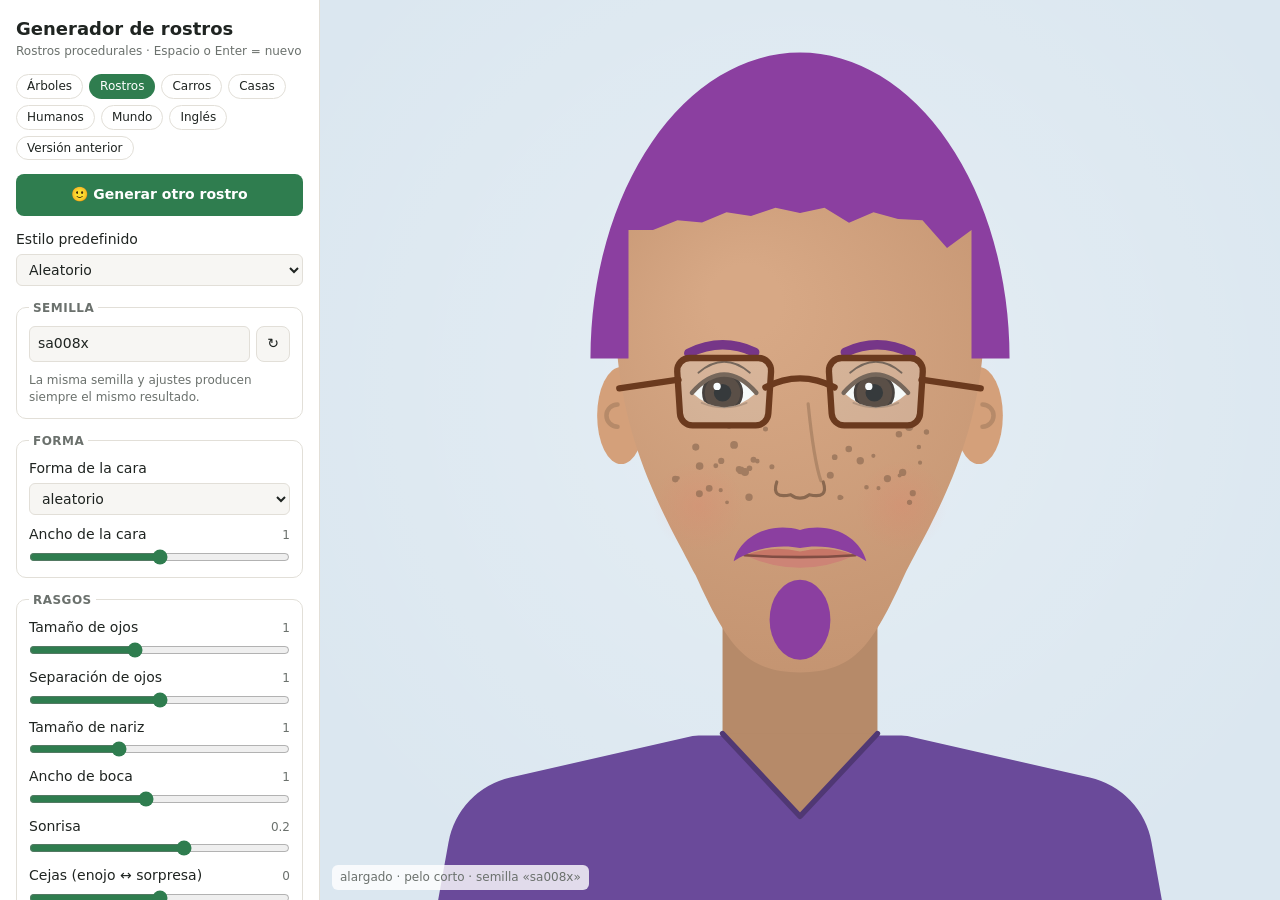
<file: rostros.html>
<!DOCTYPE html>
<html lang="es">
<head>
<meta charset="UTF-8">
<meta name="viewport" content="width=device-width, initial-scale=1.0">
<title>Generador de rostros</title>
<meta name="description" content="Generador procedural de rostros con semilla, estilos predefinidos, animación y exportación a PNG.">
<link rel="stylesheet" href="comun.css">
</head>
<body>
<script src="comun.js"></script>
<script>
'use strict';

const SKINS = ['#ffdbac', '#f9d7c0', '#f1c27d', '#e0ac69', '#d4a07a', '#c68642', '#8d5524', '#5c3a1e'];
const HAIRS = ['#1c1a19', '#3b2a20', '#6a4e35', '#a0522d', '#d9b36c', '#b5b5b5', '#e8e2d0', '#b23a2a', '#2a2f4a', '#8b3fa0'];
const EYES = ['#3d2b1f', '#5b3a1a', '#2f6f9f', '#4a7a3a', '#7a8a8f', '#1d1d1d', '#8a6a2a'];
const SHIRTS = ['#2f5d8a', '#b33a3a', '#3a8a5a', '#e0b040', '#6a4a9a', '#2a2a2a', '#e0e0e0', '#e07a5f'];

const SHAPES = {
  ovalado:   { w: 1.00, h: 1.00, jaw: 0.62 },
  redondo:   { w: 1.08, h: 0.92, jaw: 0.80 },
  cuadrado:  { w: 1.02, h: 0.97, jaw: 0.92 },
  alargado:  { w: 0.90, h: 1.08, jaw: 0.60 },
  'corazón': { w: 1.04, h: 1.00, jaw: 0.45 }
};
const HAIR_STYLES = ['corto', 'largo', 'rizado', 'moño', 'mohicano', 'afro', 'calvo'];
const orRandom = (v, list, R) => v === 'aleatorio' ? R.pick(list) : v;

function build(p, R) {
  const v = p.variation;
  const cx = 400, cy = 430;

  // Elecciones aleatorias con semilla (salvo que el usuario fije una opción)
  const shapeName = orRandom(p.faceShape, Object.keys(SHAPES), R);
  const shape = SHAPES[shapeName];
  const hairStyle = orRandom(p.hair, HAIR_STYLES, R);
  const beard = orRandom(p.beard, ['ninguna', 'ninguna', 'ninguna', 'barba', 'bigote', 'candado'], R);
  const glasses = orRandom(p.glasses, ['no', 'no', 'no', 'redondas', 'cuadradas'], R);
  const freckles = p.freckles === 'aleatorio' ? R.chance(0.25) : p.freckles === 'sí';
  const skin = p.randomColors ? R.pick(SKINS) : p.skinColor;
  const hair = p.randomColors ? R.pick(HAIRS) : p.hairColor;
  const eyeColor = p.randomColors ? R.pick(EYES) : p.eyeColor;
  const shirt = p.randomColors ? R.pick(SHIRTS) : p.shirtColor;

  const hW = 230 * p.faceWidth * shape.w * (1 + R.sym(0.06 * v));
  const hH = 300 * shape.h * (1 + R.sym(0.05 * v));
  const jaw = shape.jaw + R.sym(0.08 * v);
  const line = Gen.shade(skin, -0.55);
  const skinDark = Gen.shade(skin, -0.14);
  const hairDark = Gen.shade(hair, -0.3);

  function headPath(ctx, k = 1) {
    const w = hW * k, h = hH * k, j = jaw;
    ctx.moveTo(cx, cy - h);
    ctx.bezierCurveTo(cx + w * 0.62, cy - h, cx + w, cy - h * 0.7, cx + w, cy - h * 0.25);
    ctx.bezierCurveTo(cx + w, cy + h * 0.2, cx + w * (j + 0.12), cy + h * 0.5, cx + w * j, cy + h * 0.66);
    ctx.bezierCurveTo(cx + w * j * 0.7, cy + h * 0.9, cx + w * 0.3, cy + h, cx, cy + h);
    ctx.bezierCurveTo(cx - w * 0.3, cy + h, cx - w * j * 0.7, cy + h * 0.9, cx - w * j, cy + h * 0.66);
    ctx.bezierCurveTo(cx - w * (j + 0.12), cy + h * 0.5, cx - w, cy + h * 0.2, cx - w, cy - h * 0.25);
    ctx.bezierCurveTo(cx - w, cy - h * 0.7, cx - w * 0.62, cy - h, cx, cy - h);
    ctx.closePath();
  }

  // Rasgos
  const eyeY = cy + R.sym(10 * v);
  const eyeDX = hW * 0.4 * p.eyeSpacing * (1 + R.sym(0.06 * v));
  const rx = 34 * p.eyeSize * (1 + R.sym(0.2 * v));
  const ry = rx * R.range(0.5, 0.68);
  const look = R.sym(rx * 0.22);
  const noseY = cy + hH * (0.34 + R.sym(0.04 * v));
  const nw = 22 * p.noseSize * (1 + R.sym(0.25 * v));
  const mouthY = cy + hH * (0.6 + R.sym(0.04 * v));
  const mw = hW * 0.34 * p.mouthWidth * (1 + R.sym(0.2 * v));
  const smile = Math.max(-1, Math.min(1, p.smile + R.sym(0.25 * v)));
  const brow = Math.max(-1, Math.min(1, p.brow + R.sym(0.25 * v)));
  const browW = R.range(7, 15);
  const lip = Gen.mix(skin, '#b8434f', 0.45);
  const vol = 1 + p.hairVolume * 0.18;
  const parts = [];

  // 1. Fondo
  parts.push(Gen.fondo(ctx => {
    ctx.fillStyle = p.bgColor;
    ctx.fillRect(-2000, -2000, 5000, 5000);
    const g = ctx.createRadialGradient(cx, cy, 50, cx, cy, 650);
    g.addColorStop(0, Gen.rgba('#ffffff', 0.25));
    g.addColorStop(1, Gen.rgba('#ffffff', 0));
    ctx.fillStyle = g;
    ctx.fillRect(-2000, -2000, 5000, 5000);
  }));

  // 2. Pelo de atrás (largo, afro, moño, rizado)
  const curls = [];
  if (hairStyle === 'rizado') {
    for (let row = 0; row < 3; row++) {
      const n = 16 + row * 3;
      for (let i = 0; i <= n; i++) {
        const a = Math.PI * (0.92 + 1.16 * i / n);
        const rr = 1.02 + row * 0.1;
        curls.push([cx + Math.cos(a) * hW * rr * vol, cy - hH * 0.12 + Math.sin(a) * hH * rr * vol,
          hW * R.range(0.13, 0.2), row]);
      }
    }
  }
  const longLen = R.range(1.0, 1.35);
  if (['largo', 'afro', 'moño', 'rizado'].includes(hairStyle)) {
    parts.push(ctx => {
      ctx.fillStyle = hairDark;
      ctx.beginPath();
      if (hairStyle === 'largo') {
        Gen.roundedPoly(ctx, [
          [cx - hW * 1.18 * vol, cy + hH * longLen, 40], [cx - hW * 1.2 * vol, cy - hH * 1.1, hW],
          [cx + hW * 1.2 * vol, cy - hH * 1.1, hW], [cx + hW * 1.18 * vol, cy + hH * longLen, 40]]);
      } else if (hairStyle === 'afro') {
        ctx.arc(cx, cy - hH * 0.25, hW * 1.45 * vol, 0, Math.PI * 2);
      } else if (hairStyle === 'moño') {
        ctx.arc(cx, cy - hH * 1.08, hW * 0.4 * vol, 0, Math.PI * 2);
      } else {
        curls.filter(c => c[3] === 2).forEach(([x, y, r]) => { ctx.moveTo(x + r, y); ctx.arc(x, y, r * 1.2, 0, Math.PI * 2); });
      }
      ctx.fill();
    });
  }

  // 3. Cuello y ropa
  parts.push(ctx => {
    const neckTop = cy + hH * 0.4, neckW = hW * 0.42;
    ctx.fillStyle = skinDark;
    ctx.fillRect(cx - neckW, neckTop, neckW * 2, hH * 0.9);
    const sy = cy + hH + 70;
    ctx.fillStyle = shirt;
    ctx.beginPath();
    Gen.roundedPoly(ctx, [[cx - 420, 1100, 0], [cx - 380, sy + 60, 90], [cx - neckW - 30, sy, 30],
      [cx + neckW + 30, sy, 30], [cx + 380, sy + 60, 90], [cx + 420, 1100, 0]]);
    ctx.fill();
    ctx.fillStyle = skinDark;
    ctx.beginPath();
    ctx.moveTo(cx - neckW, sy - 2);
    ctx.lineTo(cx, sy + 90);
    ctx.lineTo(cx + neckW, sy - 2);
    ctx.fill();
    ctx.strokeStyle = Gen.shade(shirt, -0.25);
    ctx.lineWidth = 6;
    ctx.stroke();
  });

  // 4. Orejas
  if (hairStyle !== 'largo') {
    parts.push(ctx => {
      [-1, 1].forEach(s => {
        const ex = cx + s * hW * 0.97, ey = eyeY + hH * 0.08;
        ctx.fillStyle = skin;
        ctx.beginPath();
        ctx.ellipse(ex, ey, hW * 0.13, hH * 0.17, 0, 0, Math.PI * 2);
        ctx.fill();
        ctx.strokeStyle = skinDark;
        ctx.lineWidth = 5;
        ctx.beginPath();
        ctx.arc(ex + s * 4, ey, hW * 0.06, -Math.PI / 2, Math.PI / 2, s < 0);
        ctx.stroke();
      });
    });
  }

  // 5. Cabeza
  parts.push(ctx => {
    const g = ctx.createRadialGradient(cx - hW * 0.3, cy - hH * 0.3, hW * 0.2, cx, cy, hH * 1.1);
    g.addColorStop(0, Gen.shade(skin, 0.08));
    g.addColorStop(1, Gen.shade(skin, -0.08));
    ctx.fillStyle = g;
    ctx.beginPath();
    headPath(ctx);
    ctx.fill();
    if (hairStyle === 'calvo') {
      ctx.fillStyle = Gen.rgba('#ffffff', 0.25);
      ctx.beginPath();
      ctx.ellipse(cx - hW * 0.3, cy - hH * 0.75, hW * 0.22, hH * 0.08, -0.4, 0, Math.PI * 2);
      ctx.fill();
    }
  });

  // 6. Mejillas y pecas
  const blush = R.range(0.08, 0.22);
  const dots = [];
  if (freckles) {
    for (let i = 0; i < 40; i++) {
      const s = R.chance(0.5) ? -1 : 1;
      dots.push([cx + s * R.range(hW * 0.15, hW * 0.7), R.range(eyeY + ry * 1.8, noseY + nw), R.range(2, 4.5)]);
    }
  }
  parts.push(ctx => {
    [-1, 1].forEach(s => {
      const g = ctx.createRadialGradient(cx + s * hW * 0.55, mouthY - hH * 0.18, 0, cx + s * hW * 0.55, mouthY - hH * 0.18, hW * 0.25);
      g.addColorStop(0, Gen.rgba('#ff5a5a', blush));
      g.addColorStop(1, Gen.rgba('#ff5a5a', 0));
      ctx.fillStyle = g;
      ctx.fillRect(cx + s * hW * 0.55 - hW * 0.3, mouthY - hH * 0.18 - hW * 0.3, hW * 0.6, hW * 0.6);
    });
    ctx.fillStyle = Gen.rgba(Gen.shade(skin, -0.4), 0.55);
    ctx.beginPath();
    dots.forEach(([x, y, r]) => { ctx.moveTo(x + r, y); ctx.arc(x, y, r, 0, Math.PI * 2); });
    ctx.fill();
  });

  // 7. Ojos
  parts.push(ctx => {
    [-1, 1].forEach(s => {
      const ex = cx + s * eyeDX, ey = eyeY;
      const almond = () => {
        ctx.beginPath();
        ctx.moveTo(ex - rx, ey);
        ctx.quadraticCurveTo(ex, ey - ry * 2, ex + rx, ey);
        ctx.quadraticCurveTo(ex, ey + ry * 1.6, ex - rx, ey);
        ctx.closePath();
      };
      ctx.save();
      almond();
      ctx.fillStyle = '#fbfbf8';
      ctx.fill();
      ctx.clip();
      ctx.fillStyle = eyeColor;
      ctx.beginPath();
      ctx.arc(ex + look, ey, ry * 1.05, 0, Math.PI * 2);
      ctx.fill();
      ctx.strokeStyle = Gen.shade(eyeColor, -0.4);
      ctx.lineWidth = 3;
      ctx.stroke();
      ctx.fillStyle = '#111111';
      ctx.beginPath();
      ctx.arc(ex + look, ey, ry * 0.48, 0, Math.PI * 2);
      ctx.fill();
      ctx.fillStyle = '#ffffff';
      ctx.beginPath();
      ctx.arc(ex + look - ry * 0.3, ey - ry * 0.35, ry * 0.2, 0, Math.PI * 2);
      ctx.fill();
      ctx.restore();
      // párpado superior y pliegue
      ctx.strokeStyle = line;
      ctx.lineWidth = 5;
      ctx.beginPath();
      ctx.moveTo(ex - rx, ey);
      ctx.quadraticCurveTo(ex, ey - ry * 2, ex + rx, ey);
      ctx.stroke();
      ctx.lineWidth = 2;
      ctx.beginPath();
      ctx.moveTo(ex - rx * 0.8, ey - ry * 1.1);
      ctx.quadraticCurveTo(ex, ey - ry * 2.3, ex + rx * 0.8, ey - ry * 1.1);
      ctx.stroke();
      ctx.beginPath();
      ctx.moveTo(ex - rx * 0.7, ey + ry * 0.55);
      ctx.quadraticCurveTo(ex, ey + ry * 1.05, ex + rx * 0.7, ey + ry * 0.55);
      ctx.strokeStyle = Gen.rgba(line, 0.35);
      ctx.stroke();
    });
  });

  // 8. Cejas
  parts.push(ctx => {
    ctx.strokeStyle = Gen.shade(hair, -0.15);
    ctx.lineWidth = browW;
    const by = eyeY - ry * 1.7 - 12;
    [-1, 1].forEach(s => {
      const ix = cx + s * (eyeDX - rx * 0.95), ox = cx + s * (eyeDX + rx * 1.1);
      const iy = by - brow * 16, oy = by - brow * 6 - 4;
      ctx.beginPath();
      ctx.moveTo(ix, iy);
      ctx.quadraticCurveTo((ix + ox) / 2, Math.min(iy, oy) - 12, ox, oy + 6);
      ctx.stroke();
    });
  });

  // 9. Nariz
  parts.push(ctx => {
    ctx.strokeStyle = Gen.shade(skin, -0.35);
    ctx.lineWidth = 3.5;
    ctx.beginPath();
    ctx.moveTo(cx - nw, noseY);
    ctx.quadraticCurveTo(cx - nw * 1.25, noseY + nw * 0.75, cx - nw * 0.4, noseY + nw * 0.55);
    ctx.quadraticCurveTo(cx, noseY + nw * 0.85, cx + nw * 0.4, noseY + nw * 0.55);
    ctx.quadraticCurveTo(cx + nw * 1.25, noseY + nw * 0.75, cx + nw, noseY);
    ctx.stroke();
    ctx.strokeStyle = Gen.rgba(Gen.shade(skin, -0.35), 0.45);
    ctx.beginPath();
    ctx.moveTo(cx + nw * 0.35, eyeY + ry * 0.6);
    ctx.quadraticCurveTo(cx + nw * 0.6, noseY - nw * 0.9, cx + nw * 0.9, noseY - nw * 0.05);
    ctx.stroke();
  });

  // 10. Barba (va debajo de la boca)
  if (beard === 'barba') {
    const len = R.range(0.05, 0.3);
    parts.push(ctx => {
      ctx.save();
      ctx.beginPath();
      headPath(ctx, 1.03);
      ctx.clip();
      ctx.fillStyle = hair;
      ctx.beginPath();
      ctx.moveTo(cx - hW * 1.2, cy + hH * 0.02);
      ctx.lineTo(cx - hW * 0.86, cy + hH * 0.12);
      ctx.quadraticCurveTo(cx - hW * 0.6, mouthY - hH * 0.02, cx - mw * 1.1, mouthY - hH * 0.08);
      ctx.lineTo(cx + mw * 1.1, mouthY - hH * 0.08);
      ctx.quadraticCurveTo(cx + hW * 0.6, mouthY - hH * 0.02, cx + hW * 0.86, cy + hH * 0.12);
      ctx.lineTo(cx + hW * 1.2, cy + hH * 0.02);
      ctx.lineTo(cx + hW * 1.2, cy + hH * 2);
      ctx.lineTo(cx - hW * 1.2, cy + hH * 2);
      ctx.fill();
      ctx.restore();
      ctx.fillStyle = hair;
      ctx.beginPath();
      ctx.ellipse(cx, cy + hH * 0.96, hW * 0.5, hH * (0.1 + len), 0, 0, Math.PI);
      ctx.fill();
    });
  }
  if (beard === 'candado') {
    parts.push(ctx => {
      ctx.fillStyle = hair;
      ctx.beginPath();
      ctx.ellipse(cx, mouthY + hH * 0.22, mw * 0.55, hH * 0.14, 0, 0, Math.PI * 2);
      ctx.fill();
    });
  }

  // 11. Boca
  parts.push(ctx => {
    const lx = cx - mw, rX = cx + mw, cyC = mouthY - smile * 16;
    const upper = () => {
      ctx.moveTo(lx, cyC);
      ctx.quadraticCurveTo(cx - mw * 0.5, mouthY - 14, cx, mouthY - 6);
      ctx.quadraticCurveTo(cx + mw * 0.5, mouthY - 14, rX, cyC);
    };
    const midY = mouthY + smile * 20;
    ctx.strokeStyle = Gen.shade(lip, -0.35);
    ctx.lineWidth = 3;
    if (smile > 0.45) {
      const lowY = mouthY + 26 + smile * 26;
      ctx.beginPath();
      ctx.moveTo(lx, cyC);
      ctx.quadraticCurveTo(cx, mouthY + 2, rX, cyC);
      ctx.quadraticCurveTo(cx, lowY + 12, lx, cyC);
      ctx.closePath();
      ctx.fillStyle = '#5a1f25';
      ctx.fill();
      ctx.save();
      ctx.clip();
      ctx.fillStyle = '#ffffff';
      ctx.fillRect(lx, mouthY - 20, mw * 2, 14 + smile * 10);
      ctx.fillStyle = '#e0707a';
      ctx.beginPath();
      ctx.ellipse(cx, lowY + 4, mw * 0.5, 14, 0, 0, Math.PI * 2);
      ctx.fill();
      ctx.restore();
      ctx.beginPath();
      upper();
      ctx.quadraticCurveTo(cx, mouthY + 2, lx, cyC);
      ctx.fillStyle = lip;
      ctx.fill();
      ctx.beginPath();
      ctx.moveTo(lx, cyC);
      ctx.quadraticCurveTo(cx, lowY + 12, rX, cyC);
      ctx.lineWidth = 7;
      ctx.strokeStyle = lip;
      ctx.stroke();
    } else {
      ctx.fillStyle = lip;
      ctx.beginPath();
      upper();
      ctx.quadraticCurveTo(cx, midY, lx, cyC);
      ctx.fill();
      ctx.fillStyle = Gen.shade(lip, 0.1);
      ctx.beginPath();
      ctx.moveTo(lx, cyC);
      ctx.quadraticCurveTo(cx, midY, rX, cyC);
      ctx.quadraticCurveTo(cx, mouthY + 24 + smile * 16, lx, cyC);
      ctx.fill();
      ctx.beginPath();
      ctx.moveTo(lx, cyC);
      ctx.quadraticCurveTo(cx, midY, rX, cyC);
      ctx.stroke();
    }
  });

  // 12. Bigote
  if (beard === 'bigote' || beard === 'candado' || (beard === 'barba' && R.chance(0.8))) {
    const droop = R.range(0, 18);
    parts.push(ctx => {
      ctx.fillStyle = hair;
      ctx.beginPath();
      ctx.moveTo(cx, mouthY - 30);
      ctx.bezierCurveTo(cx + mw * 0.6, mouthY - 40, cx + mw * 1.1, mouthY - 20, cx + mw * 1.2, mouthY + droop);
      ctx.bezierCurveTo(cx + mw * 0.8, mouthY - 12, cx + mw * 0.3, mouthY - 14, cx, mouthY - 10);
      ctx.bezierCurveTo(cx - mw * 0.3, mouthY - 14, cx - mw * 0.8, mouthY - 12, cx - mw * 1.2, mouthY + droop);
      ctx.bezierCurveTo(cx - mw * 1.1, mouthY - 20, cx - mw * 0.6, mouthY - 40, cx, mouthY - 30);
      ctx.fill();
    });
  }

  // 13. Pelo delantero
  const fringeType = R.pick(['recto', 'lado', 'puntas']);
  const fringeN = 14;
  const fringeJit = Array.from({ length: fringeN + 1 }, () => R.range(0, 1));
  const side = R.chance(0.5) ? 1 : -1;
  const spikes = Array.from({ length: 7 }, () => R.range(0.7, 1.3));
  parts.push(ctx => {
    ctx.fillStyle = hair;
    ctx.strokeStyle = hairDark;
    ctx.lineWidth = 3;
    const capY = cy - hH * 0.1;
    const cap = (hairline, zig) => {
      ctx.beginPath();
      ctx.moveTo(cx - hW * 1.06 * vol, capY);
      ctx.ellipse(cx, capY, hW * 1.06 * vol, hH * 1.0 * vol, 0, Math.PI, Math.PI * 2);
      ctx.lineTo(cx + hW * 0.93, capY);
      for (let i = 0; i <= fringeN; i++) {
        const t = i / fringeN;
        const x = cx + hW * 0.93 - t * hW * 1.86;
        ctx.lineTo(x, hairline(t) + (i % 2 ? zig * fringeJit[i] : 0));
      }
      ctx.lineTo(cx - hW * 0.93, capY);
      ctx.closePath();
      ctx.fill();
    };
    const lines = {
      recto: t => cy - hH * (0.5 + 0.12 * Math.sin(t * Math.PI)) - (t < 0.1 || t > 0.9 ? -hH * 0.25 : 0),
      lado: t => { const u = side > 0 ? t : 1 - t; return cy - hH * (0.3 + 0.35 * u); },
      puntas: t => cy - hH * (0.55 + 0.08 * Math.sin(t * Math.PI))
    };
    if (hairStyle === 'corto') cap(lines[fringeType], fringeType === 'puntas' ? 26 : 10);
    else if (hairStyle === 'largo') {
      cap(lines.lado, 6);
      [-1, 1].forEach(s => {
        ctx.beginPath();
        ctx.moveTo(cx + s * hW * 1.08 * vol, capY);
        ctx.quadraticCurveTo(cx + s * hW * 1.15 * vol, cy + hH * 0.7, cx + s * hW * 1.12 * vol, cy + hH * 1.1);
        ctx.lineTo(cx + s * hW * 0.9, cy + hH * 0.9);
        ctx.quadraticCurveTo(cx + s * hW * 0.95, cy, cx + s * hW * 0.9, capY - hH * 0.2);
        ctx.fill();
      });
    } else if (hairStyle === 'moño' || hairStyle === 'afro') {
      cap(t => cy - hH * (0.6 + 0.1 * Math.sin(t * Math.PI)), 0);
    } else if (hairStyle === 'rizado') {
      curls.filter(c => c[3] < 2).forEach(([x, y, r]) => {
        ctx.beginPath();
        ctx.arc(x, y, r, 0, Math.PI * 2);
        ctx.fill();
        ctx.stroke();
      });
    } else if (hairStyle === 'mohicano') {
      ctx.save();
      ctx.beginPath();
      headPath(ctx);
      ctx.clip();
      ctx.fillStyle = Gen.rgba(hair, 0.3);
      cap(lines.puntas, 0);
      ctx.restore();
      ctx.fillStyle = hair;
      ctx.beginPath();
      ctx.moveTo(cx - hW * 0.18, cy - hH * 0.55);
      for (let i = 0; i < spikes.length; i++) {
        const a = Math.PI * (1.25 + 0.5 * (i + 0.5) / spikes.length);
        const r0 = hH * 1.0, r1 = hH * (1.0 + 0.35 * spikes[i] * vol);
        ctx.lineTo(cx + Math.cos(a) * hW * 0.25 * (r1 / hH), cy - hH * 0.1 + Math.sin(a) * r1);
        ctx.lineTo(cx + Math.cos(a + 0.08) * hW * 0.2, cy - hH * 0.1 + Math.sin(a + 0.08) * r0);
      }
      ctx.lineTo(cx + hW * 0.18, cy - hH * 0.55);
      ctx.closePath();
      ctx.fill();
    } else if (hairStyle === 'calvo') {
      ctx.save();
      ctx.beginPath();
      headPath(ctx);
      ctx.clip();
      [-1, 1].forEach(s => {
        ctx.beginPath();
        ctx.ellipse(cx + s * hW * 0.98, cy - hH * 0.25, hW * 0.12, hH * 0.2, s * 0.2, 0, Math.PI * 2);
        ctx.fill();
      });
      ctx.restore();
    }
  });

  // 14. Gafas
  if (glasses !== 'no') {
    const frame = R.pick(['#1b1b1b', '#6b3a1e', '#2a4a8a', '#8a1f2a', '#c9a227']);
    parts.push(ctx => {
      ctx.strokeStyle = frame;
      ctx.lineWidth = 7;
      ctx.fillStyle = Gen.rgba('#dff3ff', 0.18);
      const gr = rx * 1.35;
      [-1, 1].forEach(s => {
        const ex = cx + s * eyeDX;
        ctx.beginPath();
        if (glasses === 'redondas') ctx.arc(ex, eyeY - 4, gr, 0, Math.PI * 2);
        else Gen.roundedPoly(ctx, [[ex - gr * 1.1, eyeY - gr * 0.8], [ex + gr * 1.1, eyeY - gr * 0.8],
          [ex + gr * 1.0, eyeY + gr * 0.75], [ex - gr * 1.0, eyeY + gr * 0.75]], 14);
        ctx.fill();
        ctx.stroke();
        ctx.beginPath();
        ctx.moveTo(ex + s * gr * 1.05, eyeY - gr * 0.3);
        ctx.lineTo(cx + s * hW * 0.98, eyeY - gr * 0.1);
        ctx.stroke();
      });
      ctx.beginPath();
      ctx.moveTo(cx - eyeDX + gr * 0.95, eyeY - 6);
      ctx.quadraticCurveTo(cx, eyeY - 26, cx + eyeDX - gr * 0.95, eyeY - 6);
      ctx.stroke();
    });
  }

  build.info = `${shapeName} · pelo ${hairStyle}`;
  return parts;
}

Gen.crear({
  title: 'Generador de rostros',
  subtitle: 'Rostros procedurales',
  newLabel: '🙂 Generar otro rostro',
  fileName: 'rostro',
  view: { w: 800, h: 1000 },
  build,
  stats: () => build.info,
  defaultPreset: 'Aleatorio',
  controls: [
    { group: 'Forma', id: 'faceShape', type: 'select', label: 'Forma de la cara',
      options: ['aleatorio', ...Object.keys(SHAPES)] },
    { group: 'Forma', id: 'faceWidth', type: 'range', label: 'Ancho de la cara', min: 0.85, max: 1.15, step: 0.01 },
    { group: 'Rasgos', id: 'eyeSize', type: 'range', label: 'Tamaño de ojos', min: 0.6, max: 1.6, step: 0.01 },
    { group: 'Rasgos', id: 'eyeSpacing', type: 'range', label: 'Separación de ojos', min: 0.75, max: 1.25, step: 0.01 },
    { group: 'Rasgos', id: 'noseSize', type: 'range', label: 'Tamaño de nariz', min: 0.6, max: 1.8, step: 0.01 },
    { group: 'Rasgos', id: 'mouthWidth', type: 'range', label: 'Ancho de boca', min: 0.6, max: 1.5, step: 0.01 },
    { group: 'Rasgos', id: 'smile', type: 'range', label: 'Sonrisa', min: -1, max: 1, step: 0.05 },
    { group: 'Rasgos', id: 'brow', type: 'range', label: 'Cejas (enojo ↔ sorpresa)', min: -1, max: 1, step: 0.05 },
    { group: 'Rasgos', id: 'variation', type: 'range', label: 'Variación aleatoria', min: 0, max: 1, step: 0.05,
      fmt: v => Math.round(v * 100) + ' %' },
    { group: 'Estilo', id: 'hair', type: 'select', label: 'Peinado', options: ['aleatorio', ...HAIR_STYLES] },
    { group: 'Estilo', id: 'hairVolume', type: 'range', label: 'Volumen del pelo', min: 0, max: 1, step: 0.05 },
    { group: 'Estilo', id: 'beard', type: 'select', label: 'Vello facial',
      options: ['aleatorio', 'ninguna', 'barba', 'bigote', 'candado'] },
    { group: 'Estilo', id: 'glasses', type: 'select', label: 'Gafas', options: ['aleatorio', 'no', 'redondas', 'cuadradas'] },
    { group: 'Estilo', id: 'freckles', type: 'select', label: 'Pecas', options: ['aleatorio', 'sí', 'no'] },
    { group: 'Colores', id: 'randomColors', type: 'check', label: 'Colores aleatorios de piel, pelo, ojos y ropa' },
    { group: 'Colores', id: 'skinColor', type: 'color', label: 'Piel' },
    { group: 'Colores', id: 'hairColor', type: 'color', label: 'Pelo' },
    { group: 'Colores', id: 'eyeColor', type: 'color', label: 'Ojos' },
    { group: 'Colores', id: 'shirtColor', type: 'color', label: 'Ropa' },
    { group: 'Colores', id: 'bgColor', type: 'color', label: 'Fondo' }
  ],
  presets: {
    'Aleatorio': {
      faceShape: 'aleatorio', faceWidth: 1, eyeSize: 1, eyeSpacing: 1, noseSize: 1, mouthWidth: 1, smile: 0.2, brow: 0,
      variation: 0.7, hair: 'aleatorio', hairVolume: 0.4, beard: 'aleatorio', glasses: 'aleatorio', freckles: 'aleatorio',
      randomColors: true, skinColor: '#e0ac69', hairColor: '#3b2a20', eyeColor: '#5b3a1a', shirtColor: '#2f5d8a', bgColor: '#dbe7f0'
    },
    'Sonriente': {
      faceShape: 'redondo', faceWidth: 1.05, eyeSize: 1.05, eyeSpacing: 1, noseSize: 0.9, mouthWidth: 1.25, smile: 0.9, brow: 0.3,
      variation: 0.3, hair: 'aleatorio', hairVolume: 0.5, beard: 'ninguna', glasses: 'no', freckles: 'aleatorio',
      randomColors: true, skinColor: '#f1c27d', hairColor: '#6a4e35', eyeColor: '#2f6f9f', shirtColor: '#e0b040', bgColor: '#fff1c9'
    },
    'Serio': {
      faceShape: 'cuadrado', faceWidth: 1, eyeSize: 0.85, eyeSpacing: 1, noseSize: 1.2, mouthWidth: 0.9, smile: -0.3, brow: -0.6,
      variation: 0.3, hair: 'corto', hairVolume: 0.2, beard: 'aleatorio', glasses: 'aleatorio', freckles: 'no',
      randomColors: true, skinColor: '#c68642', hairColor: '#1c1a19', eyeColor: '#3d2b1f', shirtColor: '#2a2a2a', bgColor: '#d9d9d9'
    },
    'Caricatura': {
      faceShape: 'aleatorio', faceWidth: 1.1, eyeSize: 1.55, eyeSpacing: 1.15, noseSize: 1.7, mouthWidth: 1.4, smile: 0.6, brow: 0.6,
      variation: 1, hair: 'aleatorio', hairVolume: 1, beard: 'aleatorio', glasses: 'aleatorio', freckles: 'aleatorio',
      randomColors: true, skinColor: '#f9d7c0', hairColor: '#b23a2a', eyeColor: '#4a7a3a', shirtColor: '#e07a5f', bgColor: '#f7d6e0'
    },
    'Abuelo': {
      faceShape: 'ovalado', faceWidth: 1.02, eyeSize: 0.8, eyeSpacing: 1, noseSize: 1.4, mouthWidth: 1, smile: 0.5, brow: 0.2,
      variation: 0.3, hair: 'calvo', hairVolume: 0.3, beard: 'barba', glasses: 'redondas', freckles: 'no',
      randomColors: false, skinColor: '#f1c9a5', hairColor: '#d8d8d8', eyeColor: '#2f6f9f', shirtColor: '#7a5a3a', bgColor: '#efe6d8'
    },
    'Pelirroja pecosa': {
      faceShape: 'corazón', faceWidth: 0.95, eyeSize: 1.15, eyeSpacing: 1, noseSize: 0.8, mouthWidth: 1, smile: 0.35, brow: 0.1,
      variation: 0.3, hair: 'largo', hairVolume: 0.6, beard: 'ninguna', glasses: 'no', freckles: 'sí',
      randomColors: false, skinColor: '#fbe0cf', hairColor: '#c2512a', eyeColor: '#4a7a3a', shirtColor: '#3a8a5a', bgColor: '#e3f0e6'
    },
    'Afro': {
      faceShape: 'ovalado', faceWidth: 1, eyeSize: 1.05, eyeSpacing: 1, noseSize: 1.2, mouthWidth: 1.15, smile: 0.6, brow: 0.1,
      variation: 0.3, hair: 'afro', hairVolume: 0.7, beard: 'ninguna', glasses: 'aleatorio', freckles: 'no',
      randomColors: false, skinColor: '#6b4226', hairColor: '#1c1a19', eyeColor: '#3d2b1f', shirtColor: '#e0b040', bgColor: '#f3d9b1'
    }
  }
});
</script>
</body>
</html>
</file>
<file: fonetica/estilo.css>
:root {
  --bg: #f4f6fb;
  --panel: #ffffff;
  --panel2: #eef1f8;
  --tx: #1d2433;
  --tx2: #5b6478;
  --borde: #dde2ee;
  --acento: #3b5bdb;
  --acento-suave: #e3e9ff;
  --n1: #2f9e44;
  --n1s: #e3f7e7;
  --n2: #e8890c;
  --n2s: #fff1dc;
  --n3: #e03131;
  --n3s: #ffe3e3;
  --ok: #2f9e44;
  --mal: #e03131;
  --sombra: 0 2px 10px rgba(30, 40, 80, .08);
  --ipa: 'Noto Sans', 'Doulos SIL', 'Charis SIL', 'Segoe UI', 'Lucida Sans Unicode', 'Arial Unicode MS', sans-serif;
}
@media (prefers-color-scheme: dark) {
  :root {
    --bg: #11151f;
    --panel: #1a2030;
    --panel2: #232b3f;
    --tx: #e7ebf5;
    --tx2: #9aa4ba;
    --borde: #2e374d;
    --acento: #7c95ff;
    --acento-suave: #25305a;
    --n1s: #17331f;
    --n2s: #3a2a10;
    --n3s: #3d1a1c;
    --n1: #51cf66;
    --n2: #fcc419;
    --n3: #ff6b6b;
    --ok: #51cf66;
    --mal: #ff6b6b;
    --sombra: 0 2px 10px rgba(0, 0, 0, .35);
  }
}
* { box-sizing: border-box; }
html, body { margin: 0; }
body {
  background: var(--bg);
  color: var(--tx);
  font-family: var(--ipa);
  line-height: 1.5;
  -webkit-text-size-adjust: 100%;
}
button { font: inherit; color: inherit; cursor: pointer; }
a { color: var(--acento); }
.oculto { display: none !important; }
.ipa { font-family: var(--ipa); }

/* ---------- Cabecera y navegación ---------- */
.top {
  display: flex; align-items: center; justify-content: space-between; gap: 12px;
  padding: 12px 16px; background: var(--panel); border-bottom: 1px solid var(--borde);
}
.marca { display: flex; align-items: center; gap: 12px; min-width: 0; }
.logo {
  flex: none; display: grid; place-items: center; width: 46px; height: 46px; border-radius: 12px;
  background: var(--acento); color: #fff; font-weight: 800; font-size: 18px;
}
.top h1 { margin: 0; font-size: 1.15rem; line-height: 1.2; }
.sub { margin: 0; color: var(--tx2); font-size: .85rem; }
.ajustes { display: flex; align-items: center; gap: 8px; flex: none; }
.racha { font-weight: 800; padding: 4px 10px; border-radius: 99px; background: var(--n2s); }
.icono { border: 1px solid var(--borde); background: var(--panel2); border-radius: 10px; width: 40px; height: 40px; }
.tabs {
  position: sticky; top: 0; z-index: 20; display: flex; gap: 6px; overflow-x: auto;
  padding: 8px 12px; background: var(--panel); border-bottom: 1px solid var(--borde);
  scrollbar-width: thin;
}
.tabs button {
  flex: none; border: 1px solid var(--borde); background: var(--panel2); border-radius: 99px;
  padding: 6px 14px; font-size: .9rem; white-space: nowrap;
}
.tabs button.on { background: var(--acento); color: #fff; border-color: var(--acento); }
.aviso { margin: 12px 16px 0; padding: 10px 14px; border-radius: 10px; background: var(--n2s); font-size: .9rem; }
main { max-width: 1100px; margin: 0 auto; padding: 16px; }
.pie { text-align: center; color: var(--tx2); font-size: .8rem; padding: 24px 16px 40px; }

h2 { font-size: 1.35rem; margin: 8px 0 4px; }
h3 { font-size: 1.05rem; margin: 18px 0 8px; }
.intro { color: var(--tx2); margin: 0 0 14px; }
.caja {
  background: var(--panel); border: 1px solid var(--borde); border-radius: 14px;
  padding: 14px 16px; box-shadow: var(--sombra); margin-bottom: 14px;
}

/* ---------- Leyenda de niveles ---------- */
.leyenda { display: flex; flex-wrap: wrap; gap: 8px; margin: 8px 0 14px; font-size: .85rem; }
.chip {
  display: inline-flex; align-items: center; gap: 6px; border: 1px solid var(--borde);
  background: var(--panel); border-radius: 99px; padding: 4px 12px; font-size: .85rem;
}
button.chip.on { background: var(--acento); color: #fff; border-color: var(--acento); }
.punto { width: 10px; height: 10px; border-radius: 50%; display: inline-block; flex: none; }
.n1 .punto, .punto.n1 { background: var(--n1); }
.n2 .punto, .punto.n2 { background: var(--n2); }
.n3 .punto, .punto.n3 { background: var(--n3); }

/* ---------- Tarjetas de fonemas ---------- */
.rejilla { display: grid; grid-template-columns: repeat(auto-fill, minmax(128px, 1fr)); gap: 10px; }
.fcard {
  position: relative; text-align: left; background: var(--panel); border: 1px solid var(--borde);
  border-left: 5px solid var(--borde); border-radius: 12px; padding: 10px 10px 8px; box-shadow: var(--sombra);
  transition: transform .12s;
}
.fcard:hover { transform: translateY(-2px); }
.fcard.n1 { border-left-color: var(--n1); }
.fcard.n2 { border-left-color: var(--n2); }
.fcard.n3 { border-left-color: var(--n3); }
.fcard .sim { font-size: 2rem; font-weight: 600; line-height: 1.1; display: block; }
.fcard .nom { font-size: .78rem; color: var(--tx2); display: block; min-height: 2.3em; }
.fcard .clave { font-size: .85rem; display: block; margin-top: 2px; }
.fcard .marcas { position: absolute; top: 8px; right: 8px; font-size: .8rem; }
.mini-play {
  position: absolute; bottom: 8px; right: 8px; border: none; background: var(--acento-suave);
  border-radius: 50%; width: 30px; height: 30px; font-size: .85rem;
}
mark { background: var(--acento-suave); color: var(--acento); font-weight: 800; border-radius: 3px; padding: 0 1px; }

/* ---------- Ficha (modal) ---------- */
.modal {
  position: fixed; inset: 0; z-index: 50; background: rgba(10, 14, 25, .55);
  display: flex; align-items: flex-start; justify-content: center; padding: 24px 12px; overflow-y: auto;
}
.modal-caja {
  position: relative; width: min(760px, 100%); background: var(--panel); border-radius: 18px;
  padding: 20px 18px; box-shadow: 0 10px 40px rgba(0, 0, 0, .3);
}
.cerrar {
  position: absolute; top: 10px; right: 10px; width: 38px; height: 38px; border-radius: 50%;
  border: 1px solid var(--borde); background: var(--panel2);
}
.ficha-cab { display: flex; align-items: center; gap: 16px; margin-bottom: 10px; padding-right: 40px; }
.ficha-sim {
  flex: none; min-width: 92px; height: 92px; padding: 0 12px; border-radius: 18px; display: grid; place-items: center;
  font-size: 3rem; font-weight: 600; background: var(--acento-suave); color: var(--acento);
}
.ficha-cab h2 { margin: 0; }
.nivel { display: inline-flex; align-items: center; gap: 6px; font-size: .82rem; padding: 2px 10px; border-radius: 99px; margin-top: 4px; }
.nivel.n1 { background: var(--n1s); }
.nivel.n2 { background: var(--n2s); }
.nivel.n3 { background: var(--n3s); }
.rasgos { display: flex; flex-wrap: wrap; gap: 6px; margin-top: 6px; }
.rasgo { font-size: .78rem; padding: 2px 8px; border-radius: 6px; background: var(--panel2); color: var(--tx2); }
.bloque { background: var(--panel2); border-radius: 12px; padding: 10px 14px; margin: 10px 0; }
.bloque b { display: block; font-size: .8rem; text-transform: uppercase; letter-spacing: .04em; color: var(--tx2); margin-bottom: 2px; }
.bloque.error { background: var(--n3s); }
.ejemplos { display: grid; grid-template-columns: repeat(auto-fill, minmax(min(210px, 100%), 1fr)); gap: 8px; }
.ej {
  display: flex; align-items: center; gap: 8px; border: 1px solid var(--borde); border-radius: 10px;
  padding: 6px 8px; background: var(--panel);
}
.ej .pal { font-weight: 600; }
.ej .tr { color: var(--tx2); font-size: .9rem; }
.ej .txt { flex: 1; min-width: 0; line-height: 1.25; overflow-wrap: anywhere; }
.play {
  flex: none; border: none; border-radius: 50%; width: 34px; height: 34px; background: var(--acento); color: #fff;
  font-size: .9rem;
}
.play.lento { background: var(--acento-suave); color: var(--acento); }
.pares { display: flex; flex-wrap: wrap; gap: 8px; }
.par { display: inline-flex; align-items: center; gap: 4px; border: 1px solid var(--borde); border-radius: 99px; padding: 3px 4px 3px 4px; background: var(--panel); }
.par button { border: none; background: var(--acento-suave); color: var(--acento); border-radius: 99px; padding: 3px 10px; font-weight: 600; }
.par span { color: var(--tx2); }
.acciones { display: flex; flex-wrap: wrap; gap: 8px; margin-top: 12px; }
.btn {
  border: 1px solid var(--acento); background: var(--acento); color: #fff; border-radius: 10px;
  padding: 9px 16px; font-weight: 600;
}
.btn.sec { background: var(--panel); color: var(--acento); }
.btn:disabled { opacity: .5; cursor: default; }

/* ---------- Gráfico de vocales ---------- */
.vocal-layout { display: grid; grid-template-columns: minmax(0, 1.3fr) minmax(0, 1fr); gap: 14px; align-items: start; }
@media (max-width: 760px) { .vocal-layout { grid-template-columns: 1fr; } }
svg.trapecio { width: 100%; height: auto; display: block; }
svg.trapecio .borde { fill: var(--panel2); stroke: var(--tx2); stroke-width: 1.5; }
svg.trapecio .guia { stroke: var(--borde); stroke-width: 1; stroke-dasharray: 4 4; }
svg.trapecio .eje { fill: var(--tx2); font-size: 11px; }
svg.trapecio .v { cursor: pointer; }
svg.trapecio .v circle { stroke: #fff; stroke-width: 2; }
svg.trapecio .v text { fill: #fff; font-size: 17px; font-weight: 600; text-anchor: middle; dominant-baseline: central; pointer-events: none; }
svg.trapecio .v:hover circle { filter: brightness(1.15); }
svg.trapecio .es circle { fill: none; stroke: var(--tx2); stroke-width: 1.5; stroke-dasharray: 3 2; }
svg.trapecio .es text { fill: var(--tx2); font-size: 13px; text-anchor: middle; dominant-baseline: central; font-style: italic; }
svg.trapecio .dip { stroke: var(--acento); stroke-width: 2.2; fill: none; opacity: .75; }
svg.trapecio .dip-t { fill: var(--acento); font-size: 13px; font-weight: 700; cursor: pointer; }
.lista-simple { list-style: none; padding: 0; margin: 0; }
.lista-simple li { padding: 6px 0; border-bottom: 1px dashed var(--borde); }
.lista-simple li:last-child { border-bottom: none; }

/* ---------- Tabla de consonantes ---------- */
.tabla-scroll { overflow-x: auto; border-radius: 12px; border: 1px solid var(--borde); background: var(--panel); }
table.cons { border-collapse: collapse; width: 100%; min-width: 720px; }
table.cons th, table.cons td { border: 1px solid var(--borde); padding: 6px; text-align: center; }
table.cons th { background: var(--panel2); font-size: .78rem; font-weight: 600; color: var(--tx2); }
table.cons th.fila { text-align: left; }
.celda { display: flex; justify-content: center; gap: 6px; }
.csim {
  min-width: 42px; border: 1px solid var(--borde); border-bottom-width: 3px; border-radius: 8px; background: var(--panel);
  font-size: 1.3rem; font-weight: 600; padding: 2px 6px;
}
.csim.n1 { border-bottom-color: var(--n1); }
.csim.n2 { border-bottom-color: var(--n2); }
.csim.n3 { border-bottom-color: var(--n3); }
.csim.sorda { opacity: .95; }
.csim.sonora { background: var(--acento-suave); }

/* ---------- Especiales ---------- */
.esp-grid { display: grid; grid-template-columns: repeat(auto-fill, minmax(min(300px, 100%), 1fr)); gap: 12px; }
.esp h3 { margin: 0 0 4px; }
.esp .icon { font-size: 1.6rem; }

/* ---------- Ruta ---------- */
.ruta { display: grid; grid-template-columns: repeat(auto-fill, minmax(min(250px, 100%), 1fr)); gap: 10px; }
.leccion {
  text-align: left; background: var(--panel); border: 1px solid var(--borde); border-radius: 14px;
  padding: 12px 14px; box-shadow: var(--sombra); display: flex; gap: 12px; align-items: center;
}
.leccion .num {
  flex: none; width: 40px; height: 40px; border-radius: 50%; display: grid; place-items: center;
  background: var(--panel2); font-weight: 800;
}
.leccion.hecha .num { background: var(--ok); color: #fff; }
.leccion .l-t { font-weight: 700; display: block; }
.leccion .l-s { font-size: 1rem; color: var(--acento); display: block; }
.leccion .l-d { font-size: .8rem; color: var(--tx2); display: block; }
.barra { height: 10px; background: var(--panel2); border-radius: 99px; overflow: hidden; }
.barra > i { display: block; height: 100%; background: var(--acento); border-radius: 99px; transition: width .4s; }
.compara { display: grid; grid-template-columns: repeat(auto-fill, minmax(min(230px, 100%), 1fr)); gap: 10px; }
.compara .caja { margin: 0; }
.compara .ficha-sim { width: 64px; min-width: 64px; height: 64px; font-size: 2rem; }

/* ---------- Práctica ---------- */
.juegos { display: grid; grid-template-columns: repeat(auto-fill, minmax(min(230px, 100%), 1fr)); gap: 10px; }
.juego {
  text-align: left; background: var(--panel); border: 1px solid var(--borde); border-radius: 14px;
  padding: 14px; box-shadow: var(--sombra);
}
.juego .j-i { font-size: 1.8rem; display: block; }
.juego .j-t { font-weight: 700; display: block; }
.juego .j-d { font-size: .85rem; color: var(--tx2); display: block; }
.quiz { max-width: 640px; margin: 0 auto; }
.quiz-top { display: flex; justify-content: space-between; align-items: center; gap: 8px; margin-bottom: 8px; font-size: .9rem; color: var(--tx2); }
.pregunta { text-align: center; padding: 18px 14px; }
.pregunta .grande { font-size: 2.4rem; font-weight: 600; margin: 6px 0; word-break: break-word; }
.pregunta .enunciado { color: var(--tx2); }
.escuchar { font-size: 1.1rem; padding: 12px 22px; border-radius: 99px; }
.opciones { display: grid; grid-template-columns: repeat(2, minmax(0, 1fr)); gap: 10px; margin-top: 12px; }
.opcion {
  border: 2px solid var(--borde); background: var(--panel); border-radius: 12px; padding: 12px 8px;
  font-size: 1.25rem; font-weight: 600; min-height: 64px;
}
.opcion small { display: block; font-size: .72rem; color: var(--tx2); font-weight: 400; }
.opcion.bien { border-color: var(--ok); background: var(--n1s); }
.opcion.malo { border-color: var(--mal); background: var(--n3s); }
.opcion:disabled { cursor: default; }
.feedback { margin-top: 12px; padding: 12px 14px; border-radius: 12px; }
.feedback.bien { background: var(--n1s); }
.feedback.malo { background: var(--n3s); }
.resultado { text-align: center; }
.resultado .estrellas { font-size: 2.6rem; letter-spacing: 4px; }
.pop { animation: pop .35s ease; }
@keyframes pop { 0% { transform: scale(.9); } 60% { transform: scale(1.05); } 100% { transform: scale(1); } }

/* ---------- Diccionario ---------- */
.buscador { width: 100%; font: inherit; font-size: 1.05rem; padding: 12px 14px; border-radius: 12px; border: 1px solid var(--borde); background: var(--panel); color: var(--tx); }
.teclado { display: flex; flex-wrap: wrap; gap: 5px; margin: 10px 0; }
.teclado button { min-width: 38px; border: 1px solid var(--borde); background: var(--panel); border-radius: 8px; padding: 4px 6px; font-size: 1.05rem; }
.teclado button.on { background: var(--acento); color: #fff; border-color: var(--acento); }
.resultados { display: grid; gap: 8px; }
.fila-dic { display: flex; align-items: center; gap: 10px; background: var(--panel); border: 1px solid var(--borde); border-radius: 12px; padding: 8px 10px; flex-wrap: wrap; }
.fila-dic .pal { font-weight: 700; min-width: 110px; }
.fila-dic .tr { font-size: 1.05rem; }
.tokens { display: flex; flex-wrap: wrap; gap: 4px; flex: 1; justify-content: flex-end; }
.tok { border: 1px solid var(--borde); background: var(--panel2); border-radius: 6px; padding: 0 7px; font-size: .95rem; }
button.tok.n1 { border-bottom: 3px solid var(--n1); }
button.tok.n2 { border-bottom: 3px solid var(--n2); }
button.tok.n3 { border-bottom: 3px solid var(--n3); }
span.tok { opacity: .7; }

/* ---------- Progreso ---------- */
.stats { display: grid; grid-template-columns: repeat(auto-fill, minmax(150px, 1fr)); gap: 10px; margin-bottom: 14px; }
.stat { background: var(--panel); border: 1px solid var(--borde); border-radius: 14px; padding: 12px; text-align: center; }
.stat b { display: block; font-size: 1.7rem; }
.stat span { color: var(--tx2); font-size: .82rem; }
.mapa { display: grid; grid-template-columns: repeat(auto-fill, minmax(62px, 1fr)); gap: 6px; }
.mapa button { border: 1px solid var(--borde); border-radius: 10px; padding: 6px 2px; background: var(--panel); font-size: 1.2rem; }
.mapa button small { display: block; font-size: .68rem; color: var(--tx2); }

@media (max-width: 520px) {
  .top h1 { font-size: 1rem; }
  .sub { display: none; }
  .ficha-sim { min-width: 72px; height: 72px; font-size: 2.3rem; }
  .pregunta .grande { font-size: 2rem; }
  .rejilla { grid-template-columns: repeat(auto-fill, minmax(104px, 1fr)); }
}
</file>
<file: comun.css>
:root {
  --bg: #f4f2ee;
  --panel: #ffffff;
  --text: #1f2421;
  --muted: #6b716d;
  --border: #e2dfd8;
  --accent: #2f7d4f;
  --accent-text: #ffffff;
  --input: #f7f6f3;
}
@media (prefers-color-scheme: dark) {
  :root {
    --bg: #151816;
    --panel: #1e2320;
    --text: #e8ebe9;
    --muted: #9aa39e;
    --border: #2e3531;
    --accent: #4caf78;
    --accent-text: #0e1410;
    --input: #262c28;
  }
}
* { box-sizing: border-box; margin: 0; }
html, body { height: 100%; }
body {
  background: var(--bg);
  color: var(--text);
  font: 14px/1.4 system-ui, -apple-system, "Segoe UI", Roboto, sans-serif;
  display: grid;
  grid-template-columns: 320px 1fr;
  height: 100vh;
  overflow: hidden;
}
aside {
  background: var(--panel);
  border-right: 1px solid var(--border);
  overflow-y: auto;
  padding: 16px;
  display: flex;
  flex-direction: column;
  gap: 14px;
}
h1 { font-size: 18px; font-weight: 650; }
h1 small { display: block; font-size: 12px; font-weight: 400; color: var(--muted); margin-top: 2px; }
.nav { display: flex; flex-wrap: wrap; gap: 6px; }
.nav a {
  font-size: 12px; text-decoration: none; color: var(--text);
  border: 1px solid var(--border); border-radius: 999px; padding: 3px 10px;
}
.nav a:hover { border-color: var(--accent); }
.nav a.active { background: var(--accent); color: var(--accent-text); border-color: transparent; }
fieldset { border: 1px solid var(--border); border-radius: 10px; padding: 10px 12px 12px; display: flex; flex-direction: column; gap: 10px; }
legend { font-size: 12px; font-weight: 600; text-transform: uppercase; letter-spacing: .04em; color: var(--muted); padding: 0 4px; }
label { display: flex; flex-direction: column; gap: 4px; }
.row { display: flex; justify-content: space-between; align-items: baseline; gap: 8px; }
.row output { font-variant-numeric: tabular-nums; color: var(--muted); font-size: 12px; }
input[type=range] { width: 100%; accent-color: var(--accent); }
input[type=text], select {
  width: 100%; padding: 6px 8px; border-radius: 6px;
  border: 1px solid var(--border); background: var(--input); color: var(--text); font: inherit;
}
.colors { display: grid; grid-template-columns: repeat(2, 1fr); gap: 8px; }
.colors label { flex-direction: row; align-items: center; gap: 8px; font-size: 13px; }
input[type=color] { width: 32px; height: 26px; border: 1px solid var(--border); border-radius: 6px; padding: 0; background: none; cursor: pointer; }
.check { flex-direction: row; align-items: center; gap: 8px; cursor: pointer; }
.check input { accent-color: var(--accent); width: 16px; height: 16px; }
.seed { display: flex; gap: 6px; }
.seed input { flex: 1; }
button {
  font: inherit; border-radius: 8px; border: 1px solid var(--border);
  background: var(--input); color: var(--text); padding: 7px 10px; cursor: pointer;
}
button:hover { filter: brightness(0.96); }
button.primary { background: var(--accent); color: var(--accent-text); border-color: transparent; font-weight: 600; padding: 10px; }
.actions { display: grid; grid-template-columns: 1fr 1fr; gap: 8px; }
.hint { font-size: 12px; color: var(--muted); }
main { position: relative; min-width: 0; min-height: 0; }
canvas { display: block; width: 100%; height: 100%; }
#stats {
  position: absolute; left: 12px; bottom: 10px; font-size: 12px; color: var(--muted);
  background: color-mix(in srgb, var(--panel) 80%, transparent); padding: 4px 8px; border-radius: 6px;
}
#toast {
  position: absolute; top: 12px; left: 50%; transform: translateX(-50%);
  background: var(--text); color: var(--bg); padding: 6px 12px; border-radius: 8px;
  font-size: 13px; opacity: 0; transition: opacity .2s; pointer-events: none;
}
#toast.show { opacity: 1; }
@media (max-width: 760px) {
  body { grid-template-columns: 1fr; grid-template-rows: 60vh auto; height: auto; overflow: auto; }
  main { grid-row: 1; height: 60vh; }
  aside { grid-row: 2; border-right: 0; border-top: 1px solid var(--border); overflow: visible; }
}
</file>
